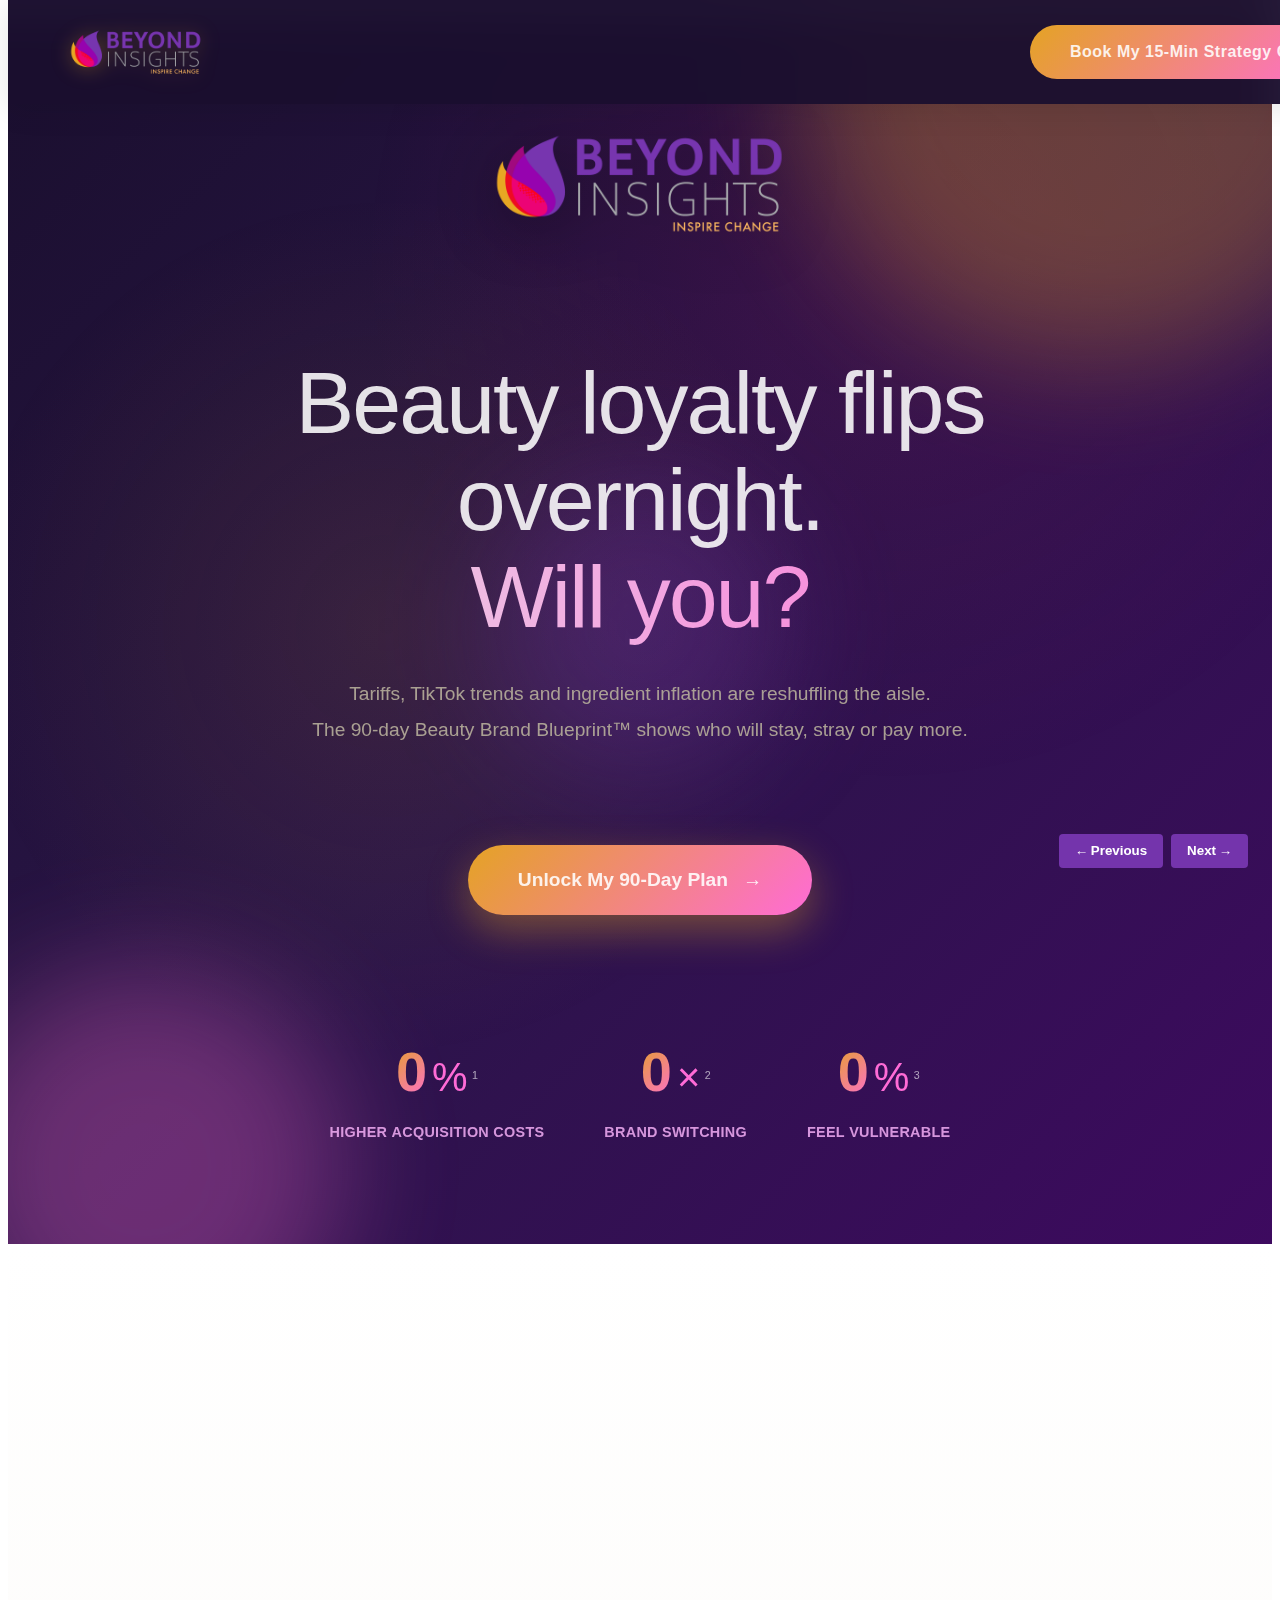
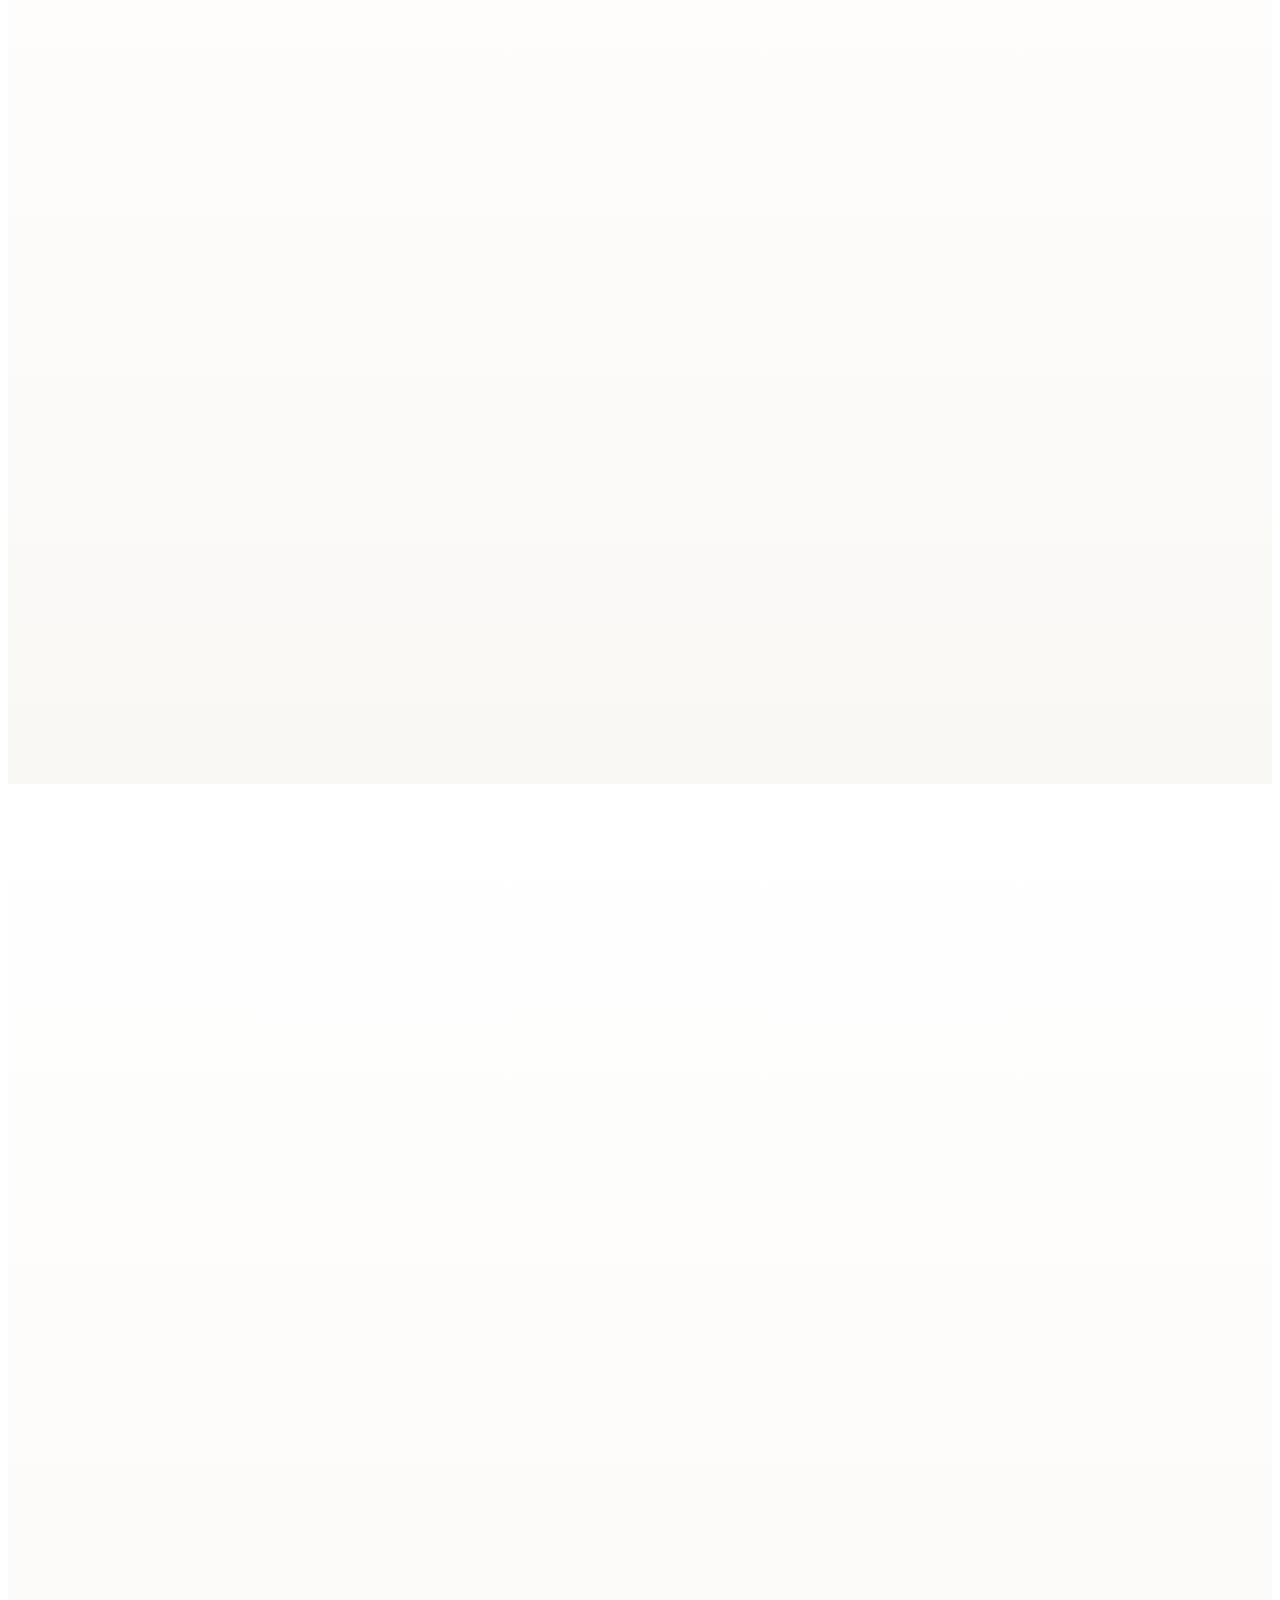
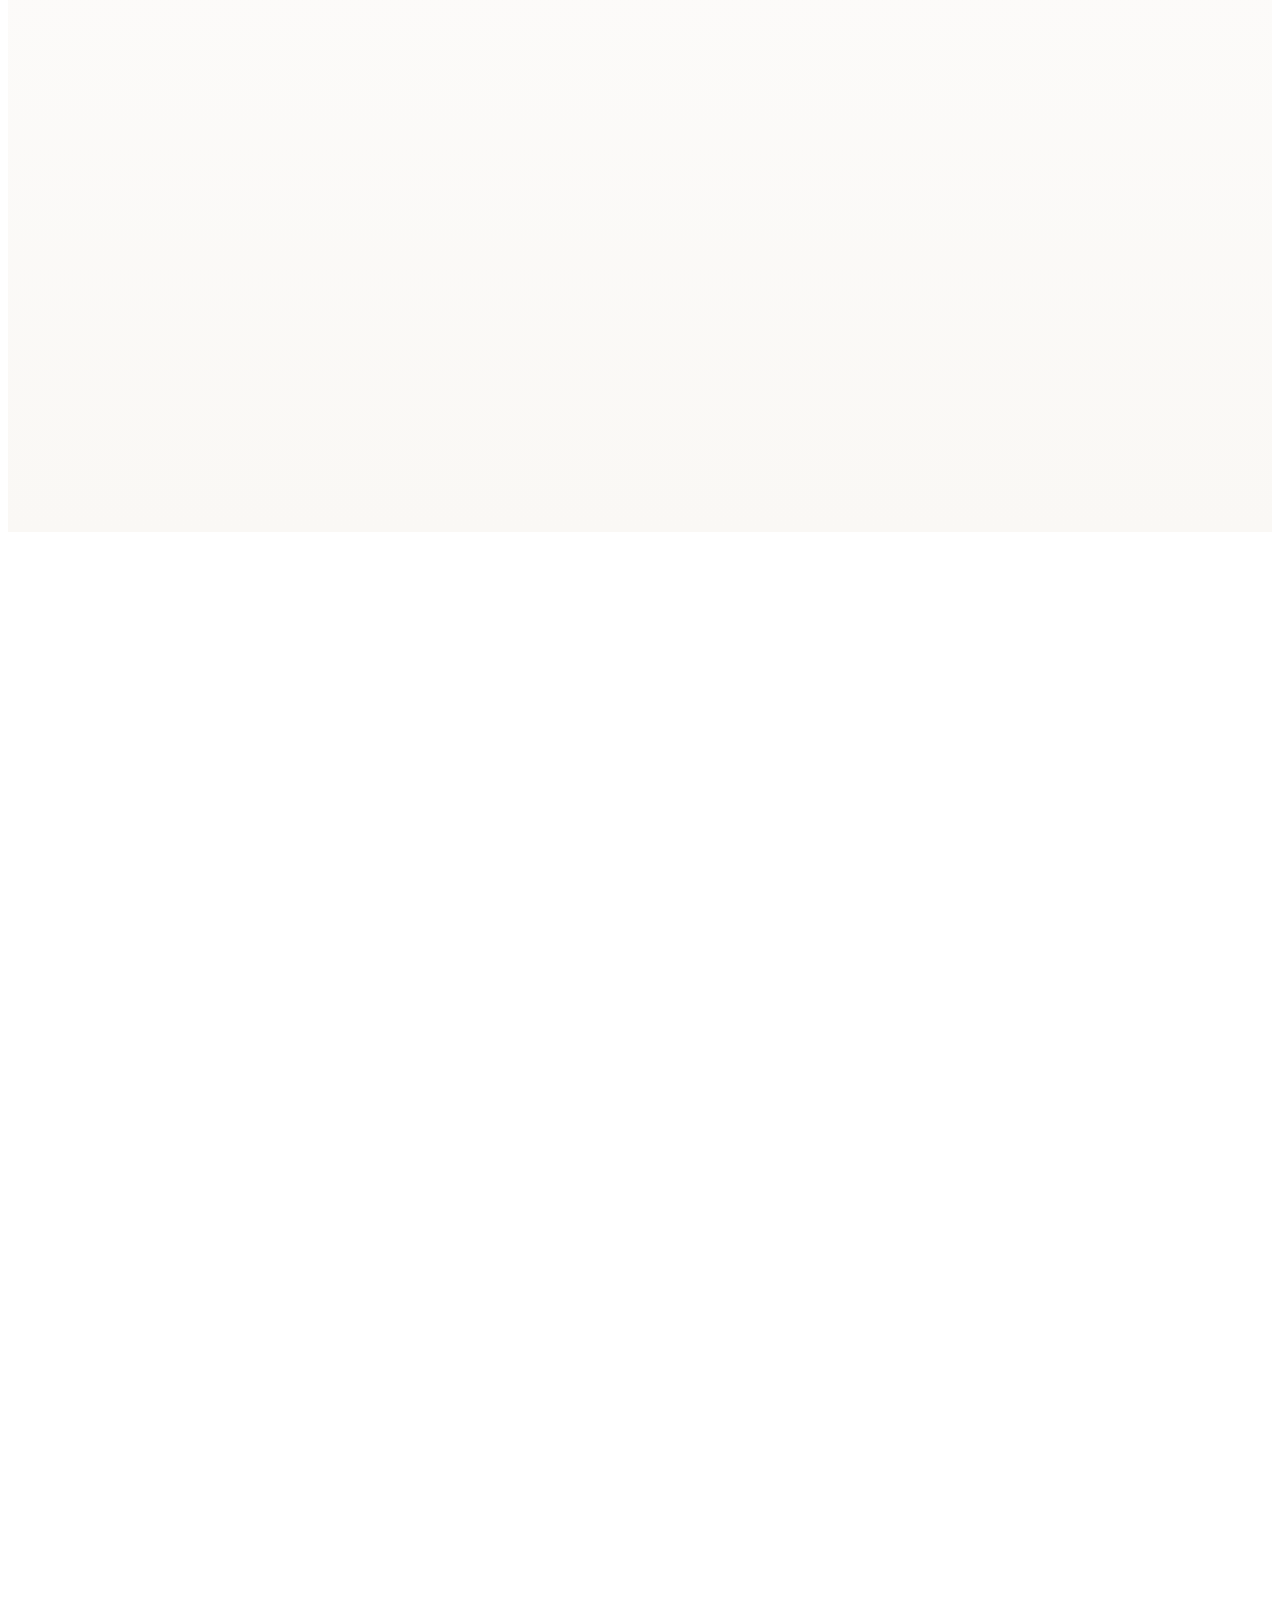
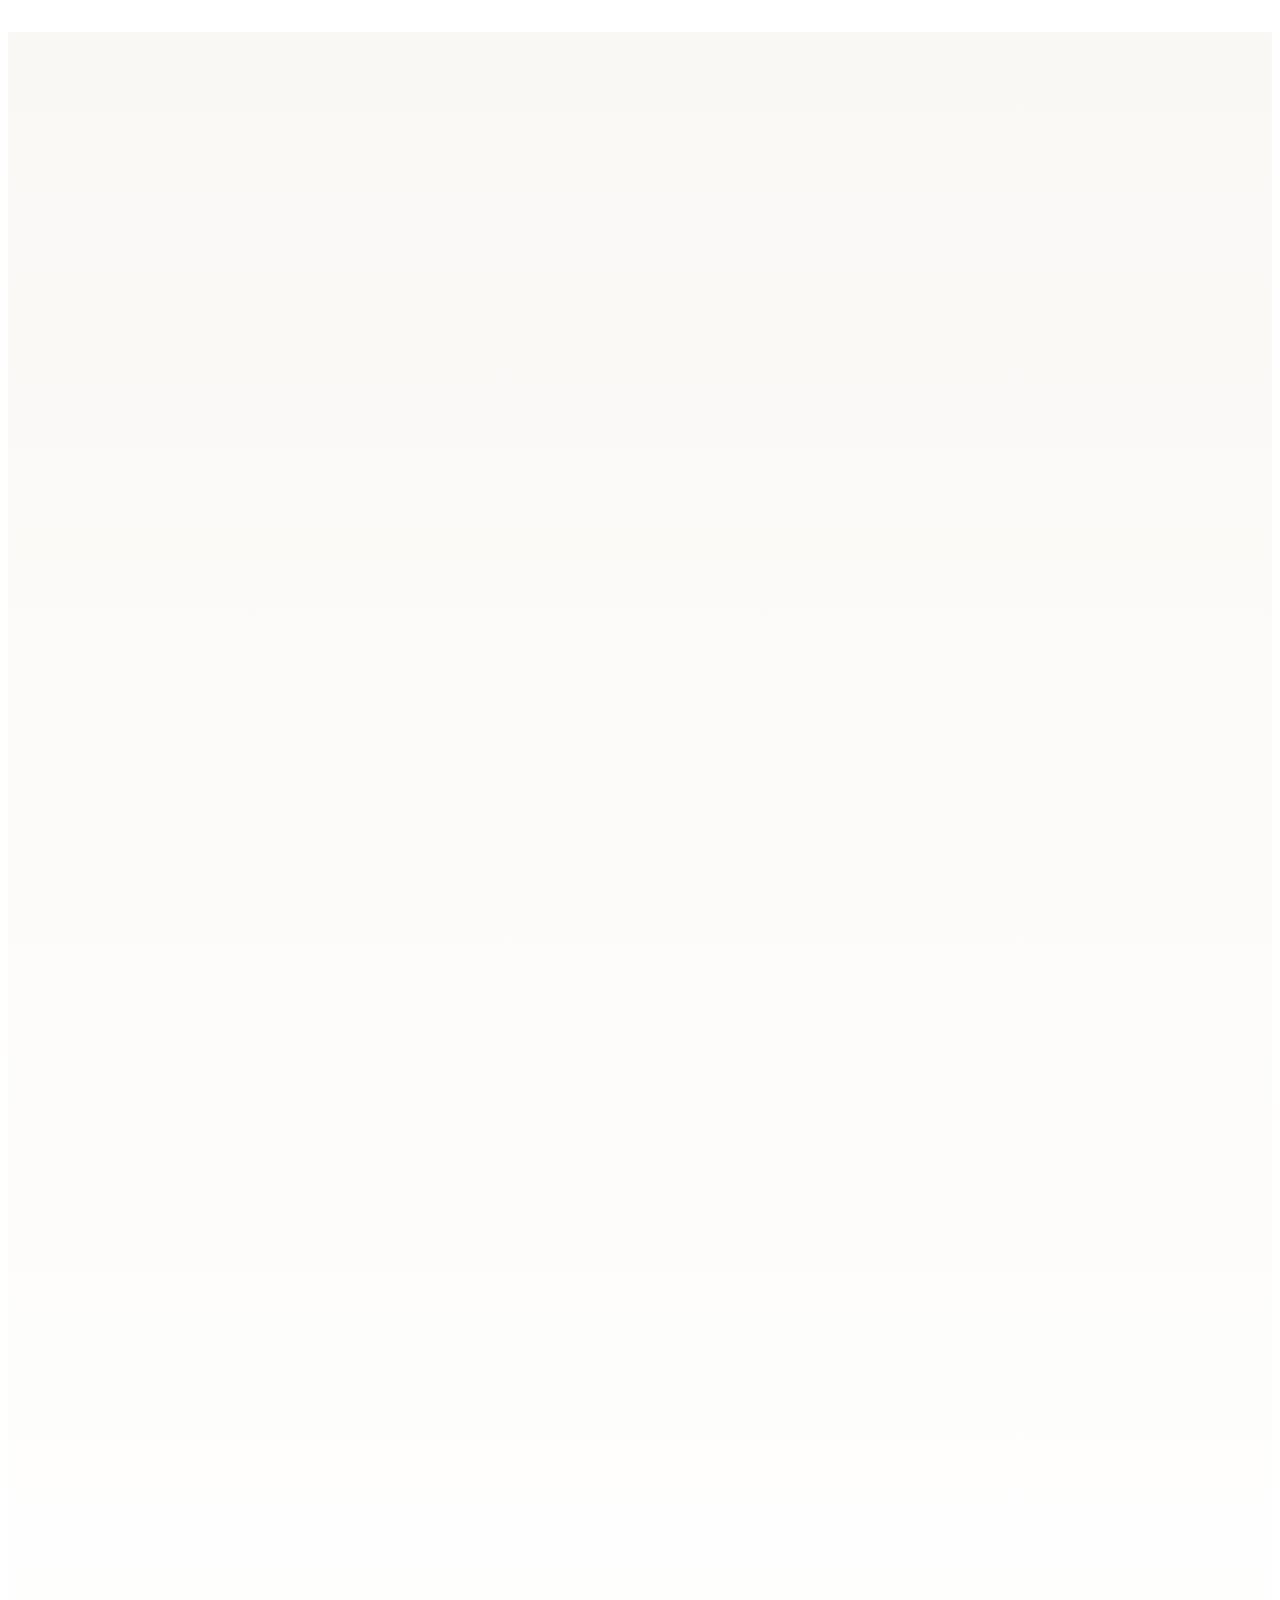
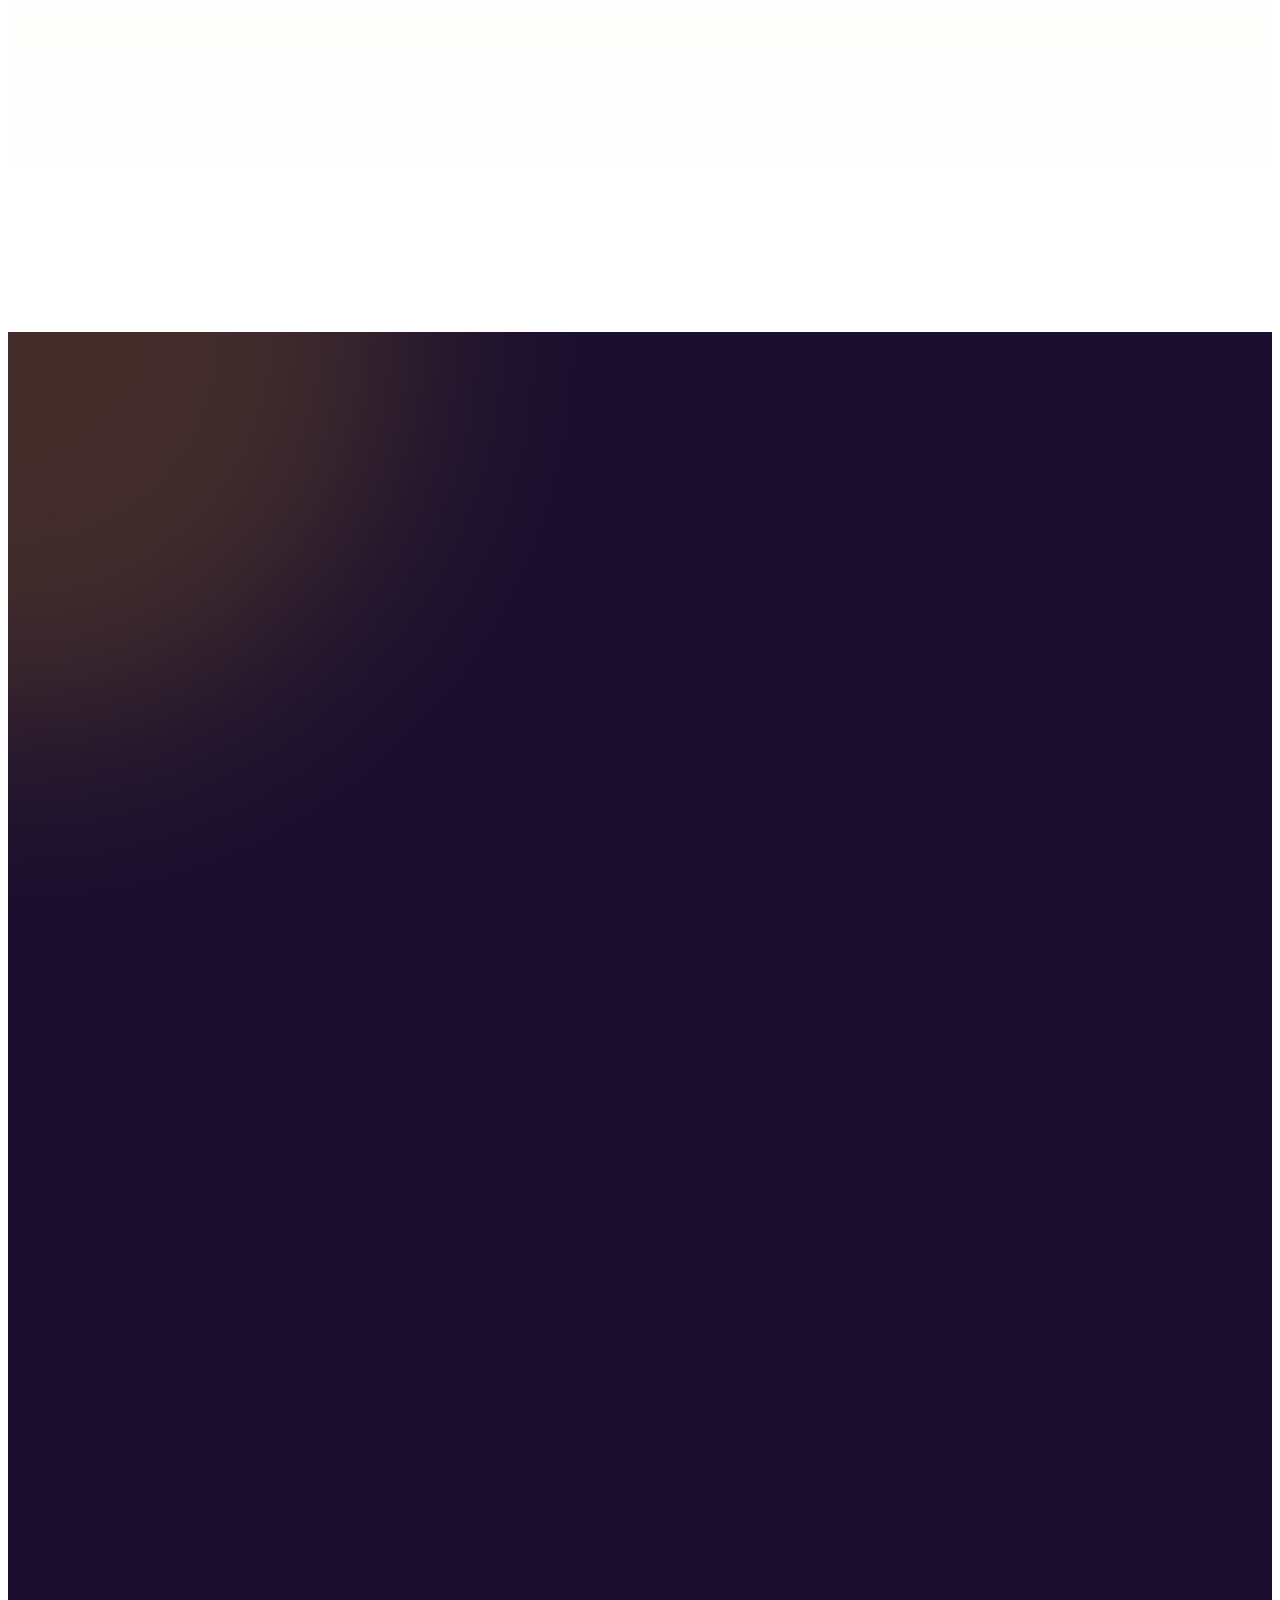
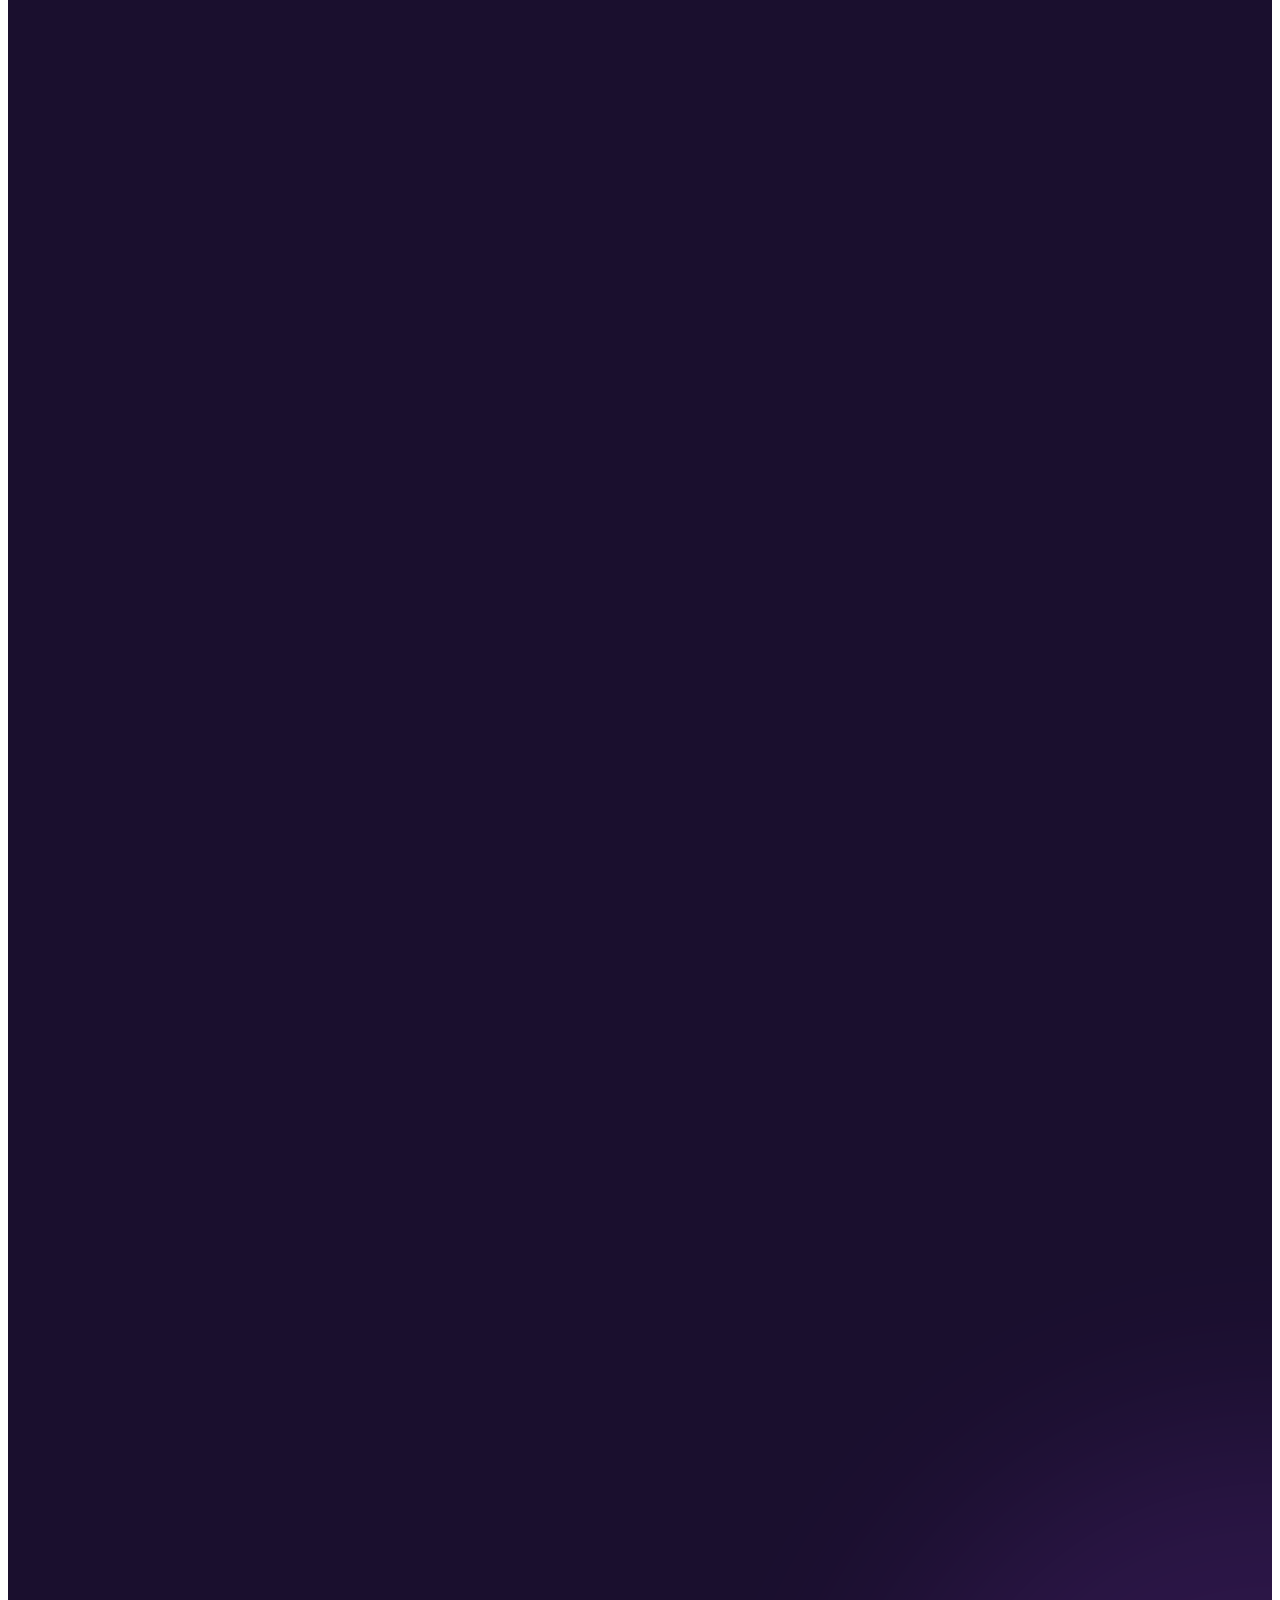
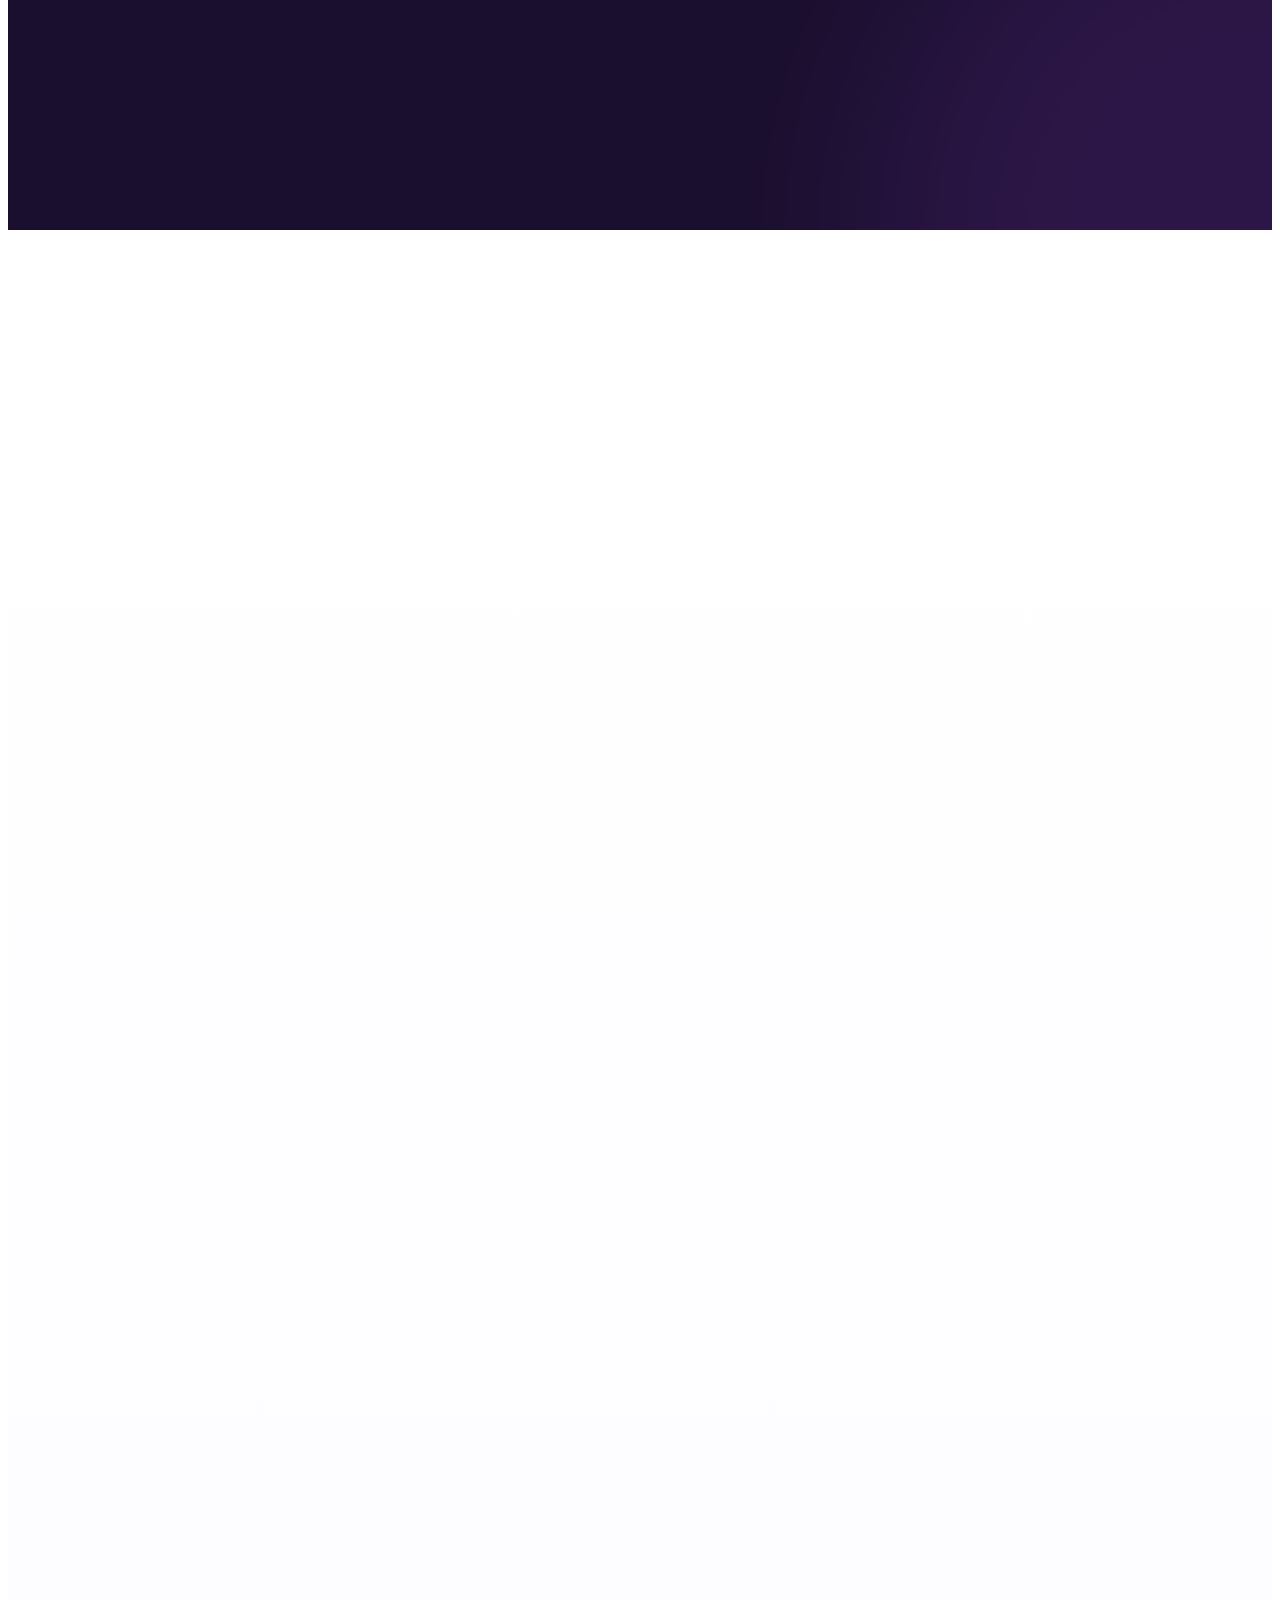
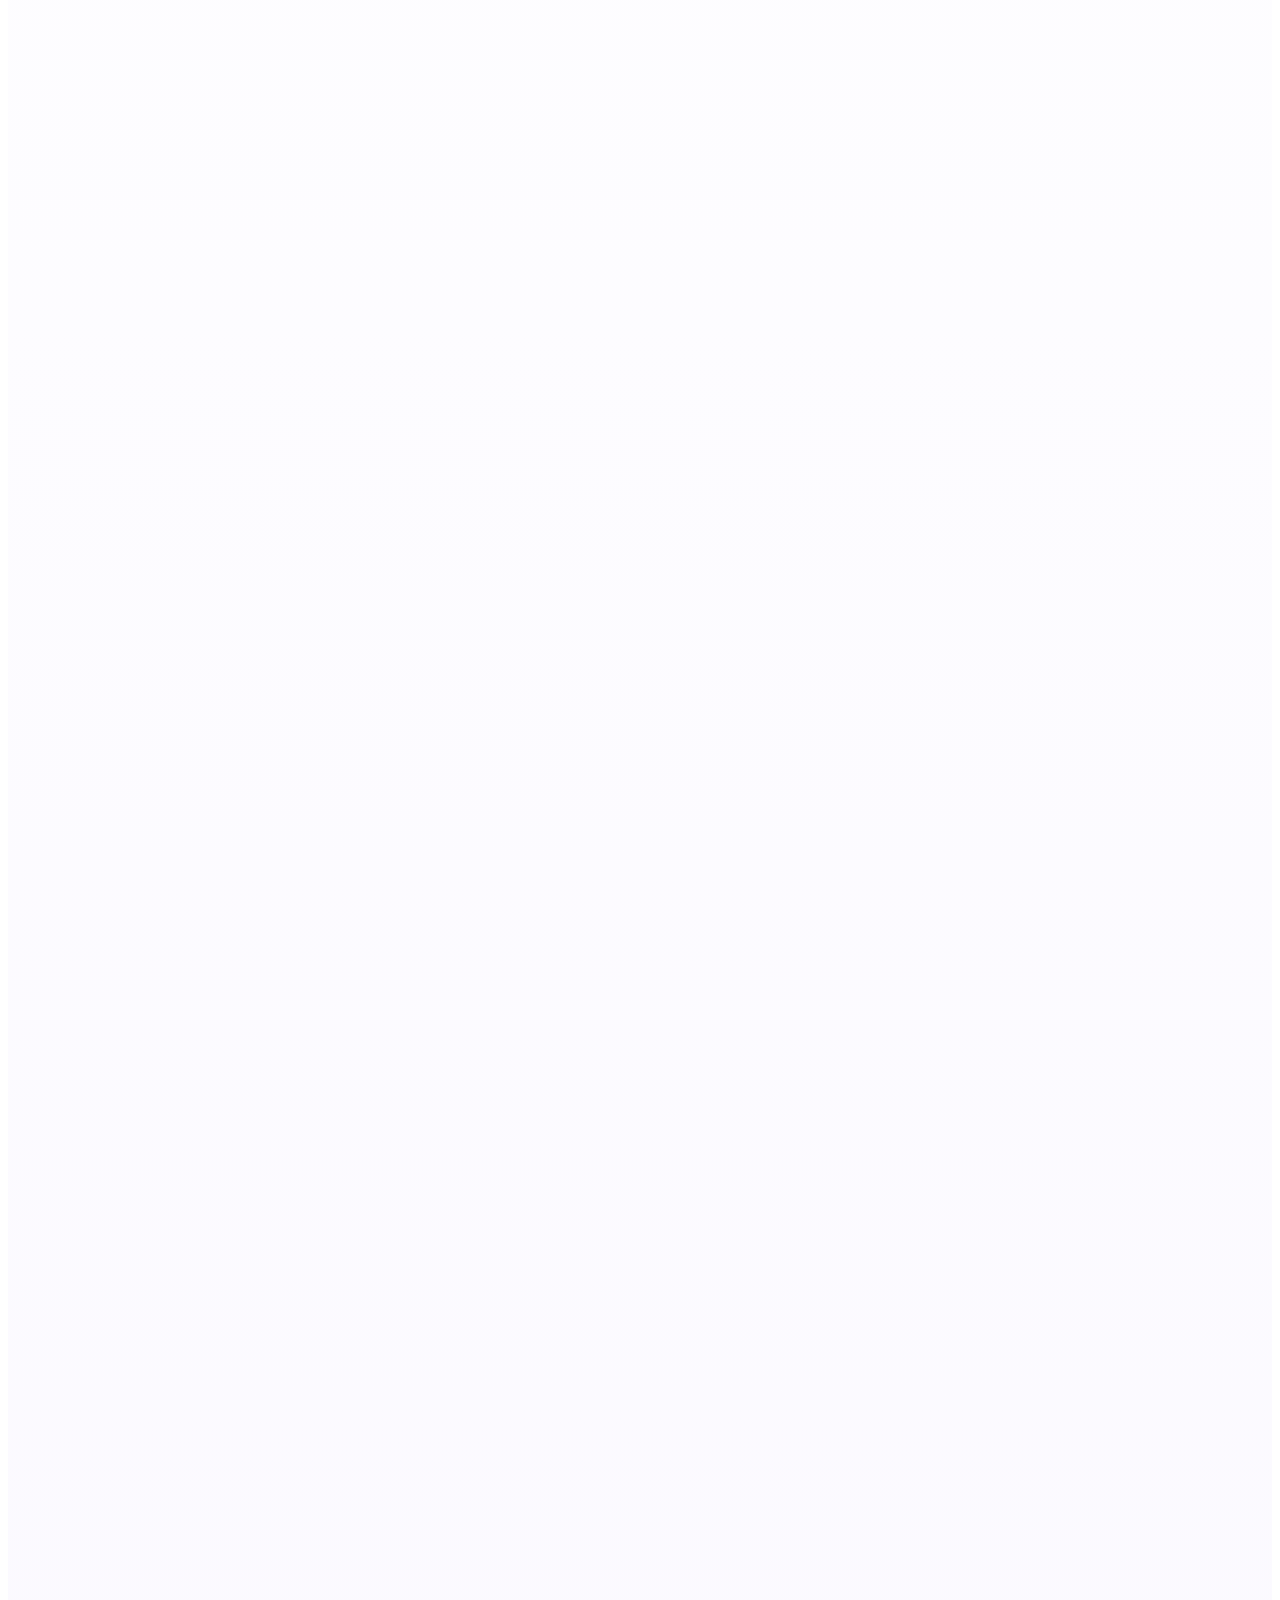
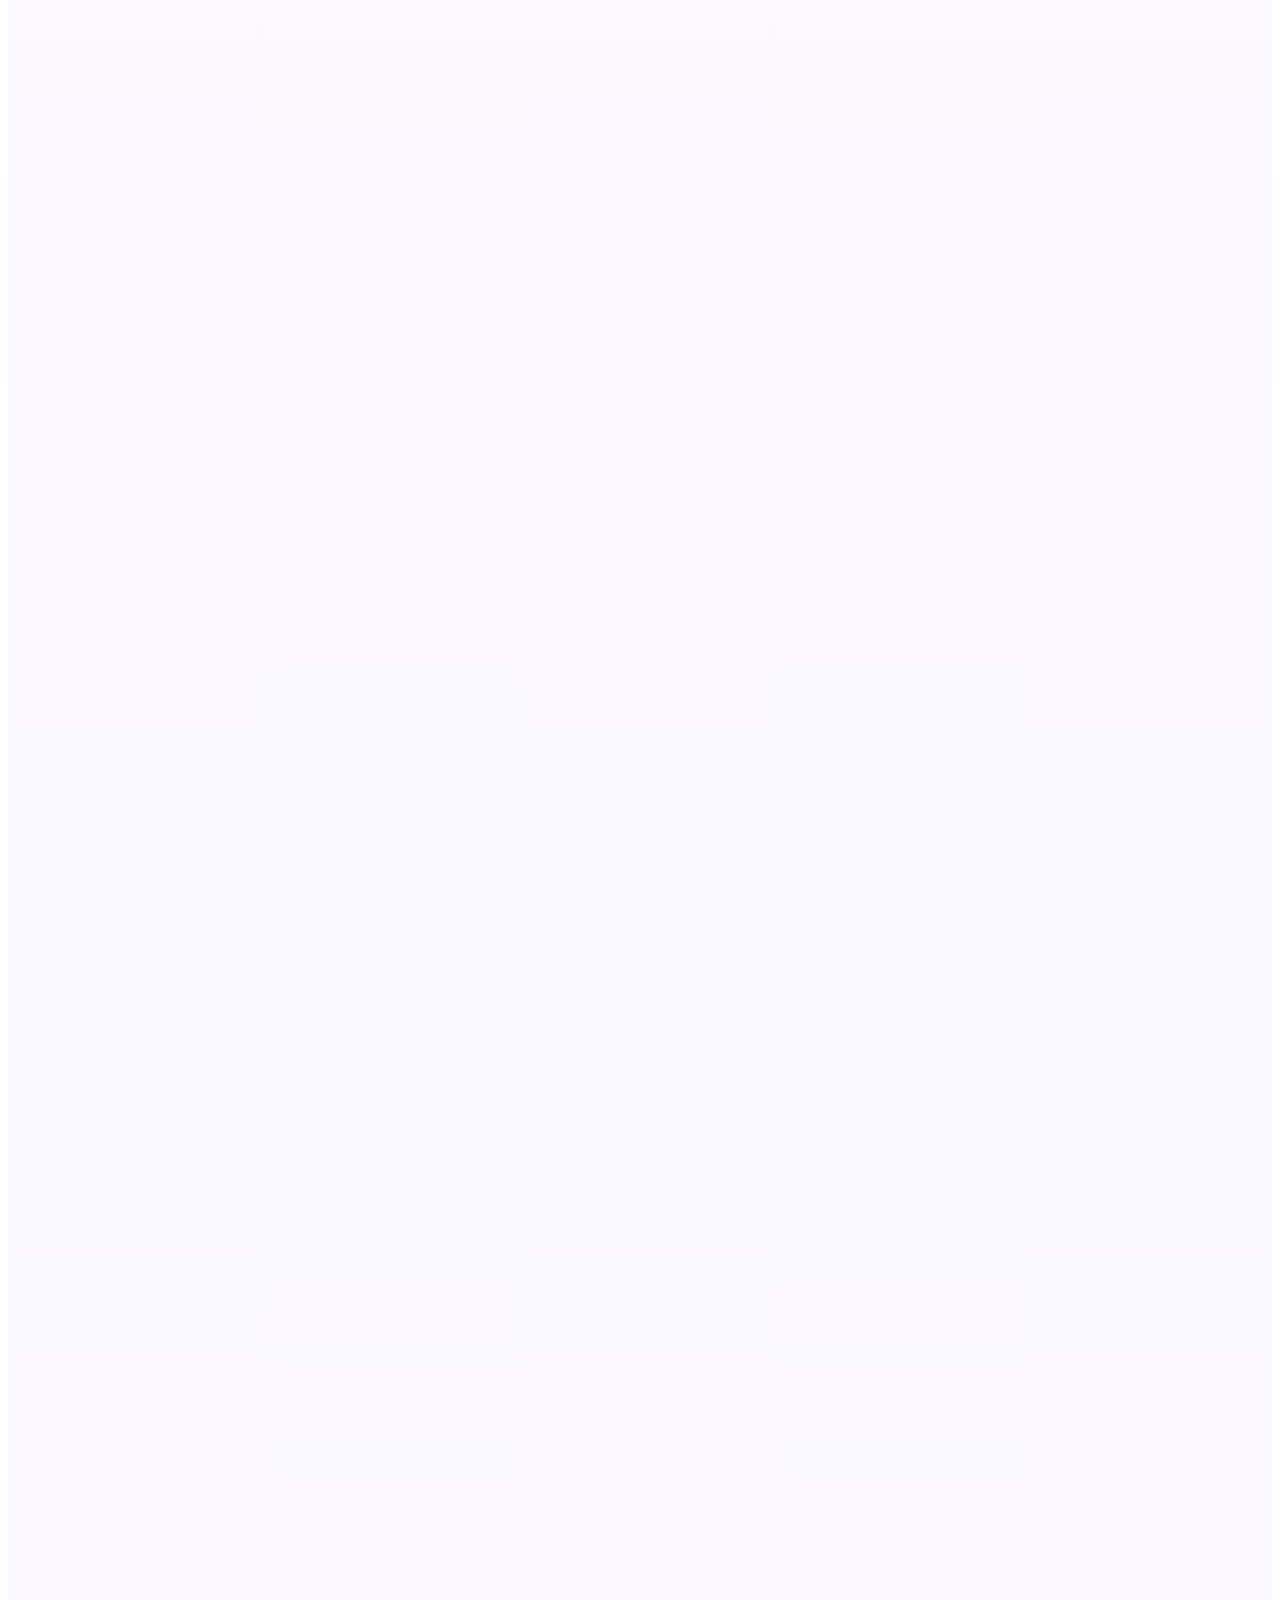
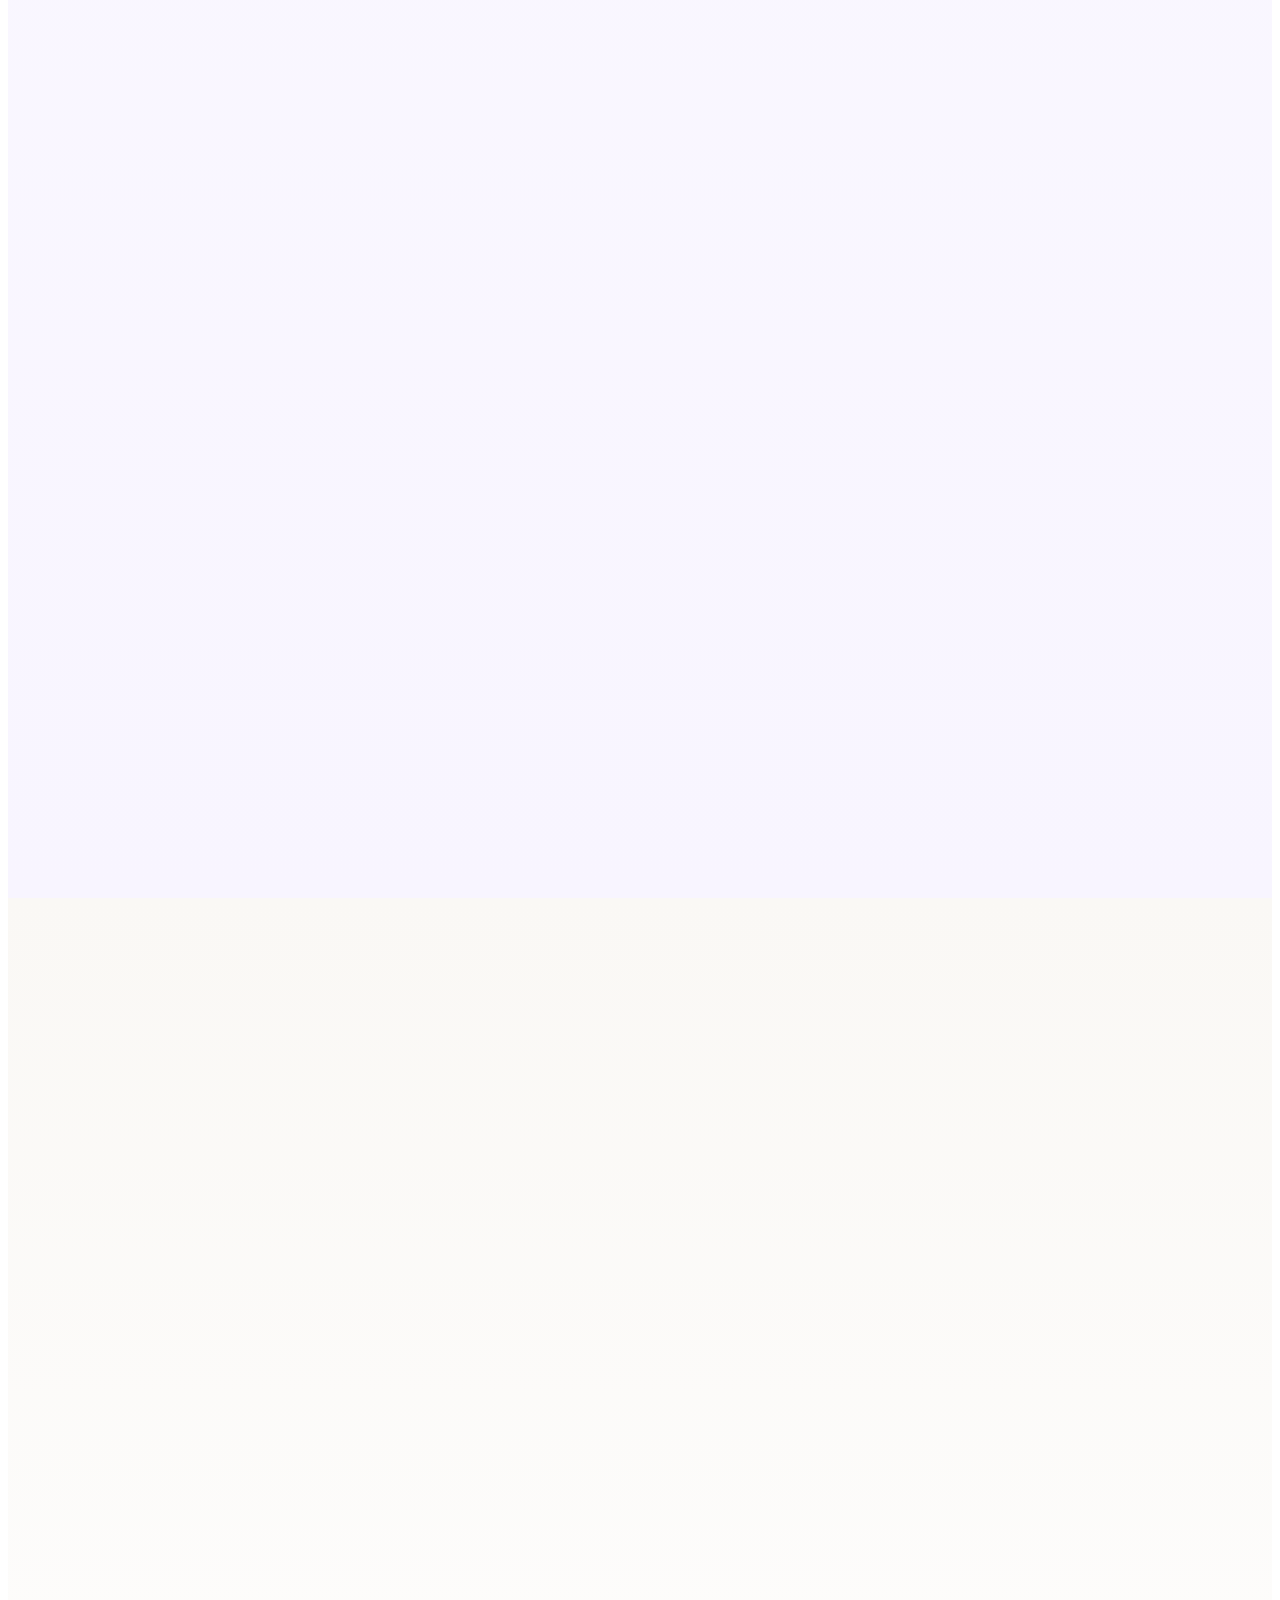
<file: index.html>
<!DOCTYPE html>
<html lang="en">
<head>
  <meta charset="UTF-8">
  <meta name="viewport" content="width=device-width, initial-scale=1.0">
  <meta name="description"
        content="Lose or loyalty? Beyond Insights' 90‑day Beauty Brand Blueprint™ pinpoints the segments, messages and levers that protect share and spark growth.">
  <title>Beyond Insights – Transform Your Beauty Brand in 90 Days</title>
  <link rel="stylesheet" href="styles.css">
  <link rel="stylesheet" href="case‑study‑overrides.css">  <!-- ← new, small -->
</head>

<body>
  <!-- Floating particles (background) -->
  <div class="particles-container">
    <div class="particle"></div><div class="particle"></div><div class="particle"></div><div class="particle"></div>
    <div class="particle"></div><div class="particle"></div><div class="particle"></div><div class="particle"></div>
  </div>

  <!-- Section‑pager buttons -->
  <div class="page-nav">
    <button id="prevPage" aria-label="Previous section">← Previous</button>
    <button id="nextPage" aria-label="Next section">Next →</button>
  </div>

  <!-- Navigation  -->
  <nav class="nav">
    <div class="nav-content">
      <img src="beyond-insights-logo.png" alt="BEYOND Insights" class="logo">
      <a href="#contact" class="book-briefing">Book My 15‑Min Strategy Call</a>
    </div>
  </nav>

  <!-- ░░░ HERO ░░░ -->
  <section class="screen hero">
    <div class="gradient-overlay"></div>
    <div class="hero-bg-animation">
      <div class="hero-shape-1"></div><div class="hero-shape-2"></div><div class="hero-shape-3"></div>
    </div>

    <div class="container">
      <div class="hero-content">
        <img src="beyond-insights-logo.png" alt="BEYOND Insights" class="logo-hero">

        <h1 class="hero-title">
          <span class="title-line-1">Beauty loyalty flips overnight.</span>
          <span class="title-line-2">Will you?</span>
        </h1>

       <p class="hero-sub">
  Tariffs, TikTok trends and ingredient inflation are reshuffling the aisle.<br>
  The <strong>90‑day Beauty Brand Blueprint™</strong> shows who will stay, stray or pay more.
</p>


        <a href="#blueprint" class="hero-cta">
          <span class="cta-text">Unlock My 90‑Day Plan</span><span class="cta-arrow">→</span>
        </a>

        <!-- KPI flash cards -->
        <div class="hero-stats">
          <div class="stat-item">
            <span class="stat-number" data-value="47">0</span><span class="stat-symbol">%</span>
            <sup><a href="#src-cac" class="kpi-ref">1</a></sup>
            <span class="stat-label">Higher Acquisition Costs</span>
          </div>

          <div class="stat-item">
            <span class="stat-number" data-value="3">0</span><span class="stat-symbol">×</span>
            <sup><a href="#src-switch" class="kpi-ref">2</a></sup>
            <span class="stat-label">Brand Switching</span>
          </div>

          <div class="stat-item">
            <span class="stat-number" data-value="86">0</span><span class="stat-symbol">%</span>
            <sup><a href="#src-vulnerable" class="kpi-ref">3</a></sup>
            <span class="stat-label">Feel Vulnerable</span>
          </div>
        </div>
      </div>
    </div>
  </section>

  <!-- ░░░ WHY BEYOND ░░░ -->
  <section class="screen why-beyond">
    <div class="container fade-in">
      <h2 class="section-title">
        <span class="title-accent">Why</span> Leading Beauty Brands Choose <span class="gradient-text">BEYOND</span>
      </h2>

      <div class="beyond-grid">
        <div class="beyond-card" data-aos="zoom-in">
          <div class="card-glow"></div><div class="beyond-icon"><div class="icon-inner">Sr</div></div>
          <h3>Client‑Side Beauty Expertise</h3>
          <p>We've owned P&amp;Ls, not just slides. Expect answers that survive Board rooms.</p>
        </div>

        <div class="beyond-card" data-aos="zoom-in" data-aos-delay="100">
          <div class="card-glow"></div><div class="beyond-icon"><div class="icon-inner">™</div></div>
          <h3>Proprietary Methodologies</h3>
          <p>Brand Edge™, Infidelity Index™ &amp; Loyalty Multiverse™ go deeper than trackers.</p>
        </div>

        <div class="beyond-card" data-aos="zoom-in" data-aos-delay="200">
          <div class="card-glow"></div><div class="beyond-icon"><div class="icon-inner">→</div></div>
          <h3>Data to Action</h3>
          <p>We don't deliver “findings”; we deliver funded roadmaps.</p>
        </div>

        <div class="beyond-card" data-aos="zoom-in" data-aos-delay="300">
          <div class="card-glow"></div><div class="beyond-icon"><div class="icon-inner">⚡</div></div>
          <h3>Agile & Cost‑Efficient</h3>
          <p>90‑day sprints beat 6‑month retainers—at less than one influencer campaign.</p>
        </div>
      </div>
    </div>
  </section>

  <!-- ░░░ MEET ELAINE ░░░ -->
  <section class="screen meet-elaine">
    <div class="container fade-in">
      <h2 class="section-title">Meet Your <span class="gradient-text">Beauty Insights Leader</span></h2>

      <div class="elaine-showcase">
        <div class="elaine-image-wrapper" data-aos="fade-right">
          <div class="image-frame"><img src="elaine-sheng.jpg" alt="Elaine Sheng" class="elaine-photo"></div>
        </div>

        <div class="elaine-content" data-aos="fade-left">
          <h3 class="elaine-name">Elaine Sheng</h3>
          <p class="elaine-title">Global Beauty Strategist&nbsp;&amp;&nbsp;Insights Executive</p>

          <div class="elaine-credentials">
            <div class="credential-item">
              <span class="credential-icon">
                <!-- svg icon -->
                <svg viewBox="0 0 40 40" width="40" height="40">
                  <circle cx="20" cy="20" r="18" fill="#7434ac" opacity=".2"/>
                  <circle cx="20" cy="20" r="8" fill="none" stroke="#7434ac" stroke-width="2"/>
                  <circle cx="20" cy="20" r="2" fill="#e4a324"/>
                  <path d="M20 10 L20 30 M10 20 L30 20" stroke="#7434ac" stroke-width="1" opacity=".5"/>
                </svg>
              </span>
              <p><strong>Led insights functions</strong> for Estée Lauder, NARS &amp; other disruptors.</p>
            </div>

            <div class="credential-item">
              <span class="credential-icon">
                <svg viewBox="0 0 40 40" width="40" height="40">
                  <rect x="8" y="12" width="24" height="16" rx="2" fill="none" stroke="#7434ac" stroke-width="2"/>
                  <path d="M12 16H28M12 20H28M12 24H20" stroke="#e4a324" stroke-width="1.5"/>
                  <circle cx="26" cy="24" r="2" fill="#eb0473"/>
                </svg>
              </span>
              <p><strong>Supplier‑side experience</strong> turning data into measurable growth.</p>
            </div>

            <div class="credential-item">
              <span class="credential-icon">
                <svg viewBox="0 0 40 40" width="40" height="40">
                  <circle cx="20" cy="20" r="15" fill="none" stroke="#7434ac" stroke-width="2"/>
                  <path d="M20 8C15 8 12 12 12 16v4c0 4 8 12 8 12s8-8 8-12v-4c0-4-3-8-8-8Z"
                        fill="#e4a324" opacity=".3"/>
                  <circle cx="20" cy="18" r="4" fill="#7434ac"/>
                </svg>
              </span>
              <p><strong>Dual brand/agency lens</strong> ensures strategies that actually get implemented.</p>
            </div>

            <div class="credential-item">
              <span class="credential-icon">
                <svg viewBox="0 0 40 40" width="40" height="40">
                  <path d="M20 30 10 25V15l10-5 10 5v10Z" fill="none" stroke="#7434ac" stroke-width="2"/>
                  <path d="M20 20 15 25v5l5 2 5-2v-5Z" fill="#e4a324" opacity=".5"/>
                  <path d="M20 10v10m-5-5 5 5 5-5" stroke="#eb0473" stroke-width="2" stroke-linecap="round"/>
                </svg>
              </span>
              <p><strong>Proven change‑agent</strong> guiding brands through market shock to strength.</p>
            </div>
          </div>

          <p class="elaine-quote">“In beauty, data without context is just noise. I translate insights into winning strategies.”</p>
        </div>
      </div>
    </div>
  </section>

  <!-- ░░░ BRUTAL ECONOMICS ░░░ -->
  <section id="brutal" class="screen brutal">
    <div class="container fade-in">
      <h2 class="section-title">The <span class="text-red">Brutal Economics</span> Beauty Faces Now</h2>

      <div class="brutal-visual">
        <div class="crisis-meter"><div class="meter-fill"></div><span class="meter-label">CRISIS LEVEL</span></div>
      </div>

      <div class="brutal-grid">
        <div class="brutal-stat" data-aos="fade-up">
          <div class="stat-visual"><div class="stat-ring"></div><span class="brutal-number">47%</span></div>
          <div class="brutal-label">Higher CAC</div>
          <div class="brutal-detail">Customer‑acquisition costs skyrocketing as loyalty wavers</div>
        </div>

        <div class="brutal-stat" data-aos="fade-up" data-aos-delay="100">
          <div class="stat-visual"><div class="stat-ring"></div><span class="brutal-number">3×</span></div>
          <div class="brutal-label">Brand Switching</div>
          <div class="brutal-detail">Price‑sensitivity driving unprecedented defection rates</div>
        </div>

        <div class="brutal-stat" data-aos="fade-up" data-aos-delay="200">
          <div class="stat-visual"><div class="stat-ring"></div><span class="brutal-number">30%</span></div>
          <div class="brutal-label">Margin Pressure</div>
          <div class="brutal-detail">Tariffs &amp; supply‑chain chaos eroding profitability</div>
        </div>
      </div>
    </div>
  </section>

  <!-- ░░░ GAP  (Old vs Blueprint) ░░░ -->
  <section class="screen gap">
    <div class="container fade-in">
      <h2 class="section-title">Why Traditional Research <span class="text-strike">Won’t Save You</span></h2>
      <div class="gap-visual-intro">
        <p class="gap-subtitle">From flat facts to <span class="gradient-text">full‑spectrum insight</span></p>
      </div>

      <div class="gap-comparison">
        <!-- Old‑playbook -->
        <div class="gap-column old-playbook" data-aos="slide-right">
          <h3><span class="strike-through">Old Playbook</span></h3>
          <div class="gap-items">
            <div class="gap-item">❌ Passive Data Collection</div>
            <div class="gap-item">❌ Product‑First Focus</div>
            <div class="gap-item">❌ Lagging Indicators</div>
            <div class="gap-item">❌ Generic Trackers</div>
            <div class="gap-item">❌ Category‑Centric Segments</div>
            <div class="gap-item">❌ KPI Tunnel Vision</div>
            <div class="gap-item">❌ Data on the Shelf</div>
            <div class="gap-item">❌ Research as Validation</div>
          </div>
        </div>

        <!-- Divider bar -->
        <div class="gap-divider"><div class="divider-pulse"></div></div>

        <!-- Blueprint -->
        <div class="gap-column new-blueprint" data-aos="slide-left">
          <h3><span class="gradient-text">Beauty Brand Blueprint</span></h3>
          <div class="gap-items">
            <div class="gap-item"><span class="item-icon">✓</span><div class="item-content"><span class="item-title">Active Intelligence</span><span class="item-desc">Real‑time signals that predict trends</span></div></div>
            <div class="gap-item"><span class="item-icon">✓</span><div class="item-content"><span class="item-title">Human‑First Insights</span><span class="item-desc">Emotional drivers that create bonds</span></div></div>
            <div class="gap-item"><span class="item-icon">✓</span><div class="item-content"><span class="item-title">Leading Signals</span><span class="item-desc">See shifts before sales data moves</span></div></div>
            <div class="gap-item"><span class="item-icon">✓</span><div class="item-content"><span class="item-title">Purpose‑Built Tools</span><span class="item-desc">Custom to beauty’s unique dynamics</span></div></div>
            <div class="gap-item"><span class="item-icon">✓</span><div class="item-content"><span class="item-title">3D Personas</span><span class="item-desc">Living profiles that evolve with culture</span></div></div>
            <div class="gap-item"><span class="item-icon">✓</span><div class="item-content"><span class="item-title">Insight Expansion</span><span class="item-desc">Beyond demos to desires &amp; dreams</span></div></div>
            <div class="gap-item"><span class="item-icon">✓</span><div class="item-content"><span class="item-title">Strategic Change</span><span class="item-desc">Insights that transform orgs</span></div></div>
            <div class="gap-item"><span class="item-icon">✓</span><div class="item-content"><span class="item-title">Research as Innovation</span><span class="item-desc">Discovery that sparks breakthroughs</span></div></div>
          </div>
        </div>
      </div>
    </div>
  </section>

  <!-- ░░░ SOLUTION  (6 Modules) ░░░ -->
  <section id="blueprint" class="screen solution">
    <div class="solution-bg"><div class="solution-gradient-1"></div><div class="solution-gradient-2"></div></div>

    <div class="container fade-in">
      <h2 class="section-title text-white">The Beauty Brand Blueprint™</h2>
      <p class="section-subtitle">Purpose‑built methodologies that transform data into strategic advantage</p>

      <div class="modules">
        <!-- Module 1 -->
        <div class="module" data-aos="flip-left">
          <div class="module-glow"></div><div class="module-number">01</div>
          <div class="module-icon">
            <svg viewBox="0 0 100 100" class="icon-svg">
              <circle cx="30" cy="30" r="15" opacity=".3" fill="currentColor"/>
              <circle cx="70" cy="30" r="15" opacity=".3" fill="currentColor"/>
              <circle cx="50" cy="60" r="15" opacity=".3" fill="currentColor"/>
              <path d="M30 45H70" stroke="currentColor" stroke-width="2"/>
              <circle cx="30" cy="30" r="5" fill="currentColor"/>
              <circle cx="70" cy="30" r="5" fill="currentColor"/>
              <circle cx="50" cy="60" r="5" fill="currentColor"/>
            </svg>
          </div>
          <h3>Consumer Segmentation</h3>
          <p>Personas from functional, emotional &amp; category drivers.</p>
          <div class="module-result"><span class="result-label">You get:</span> CRM‑ready typing tool & 360° profiles<br><span class="result-label">It means:</span> Campaigns that speak to <em>why</em> people buy</div>
        </div>

        <!-- Module 2 -->
        <div class="module" data-aos="flip-left" data-aos-delay="50">
          <div class="module-glow"></div><div class="module-number">02</div>
          <div class="module-icon">
            <svg viewBox="0 0 100 100" class="icon-svg">
              <path d="M20 80Q20 20 50 20T80 80" fill="none" stroke="currentColor" stroke-width="3"/>
              <circle cx="50" cy="50" r="8" fill="currentColor"/>
              <path d="M50 20l-5 10h10Z" fill="currentColor"/>
              <circle cx="50" cy="20" r="15" fill="none" stroke="currentColor" stroke-width="2" opacity=".3"/>
            </svg>
          </div>
          <h3>Brand Momentum</h3>
          <p>Maps passion × engagement: Icon, Igniter, Steady Flame or Slow Burner.</p>
          <div class="module-result"><span class="result-label">You get:</span> Quadrant scorecard &amp; growth levers<br><span class="result-label">It means:</span> Know where to fuel or fix the funnel</div>
        </div>

        <!-- Module 3 -->
        <div class="module" data-aos="flip-left" data-aos-delay="100">
          <div class="module-glow"></div><div class="module-number">03</div>
          <div class="module-icon">
            <svg viewBox="0 0 100 100" class="icon-svg">
              <polygon points="50,20 70,35 70,65 50,80 30,65 30,35" fill="none" stroke="currentColor" stroke-width="2"/>
              <line x1="50" y1="20" x2="50" y2="80" stroke="currentColor" opacity=".5"/>
              <line x1="30" y1="35" x2="70" y2="65" stroke="currentColor" opacity=".5"/>
              <line x1="70" y1="35" x2="30" y2="65" stroke="currentColor" opacity=".5"/>
              <circle cx="50" cy="50" r="5" fill="currentColor"/>
            </svg>
          </div>
          <h3>Perceptual Landscape</h3>
          <p>Visual map of attributes that truly differentiate brands.</p>
          <div class="module-result"><span class="result-label">You get:</span> Landscape report + charts<br><span class="result-label">It means:</span> Creative briefs grounded in differentiation</div>
        </div>

        <!-- Module 4 -->
        <div class="module" data-aos="flip-left" data-aos-delay="150">
          <div class="module-glow"></div><div class="module-number">04</div>
          <div class="module-icon">
            <svg viewBox="0 0 100 100" class="icon-svg">
              <path d="M50 10 80 30v40L50 90 20 70V30Z" fill="none" stroke="currentColor" stroke-width="2"/>
              <path d="M50 30 65 45 50 60 35 45Z" opacity=".3" fill="currentColor"/>
              <path d="M50 30v30" stroke="currentColor" stroke-width="3"/>
              <circle cx="50" cy="45" r="8" fill="currentColor"/>
            </svg>
          </div>
          <h3>Brand Edge™</h3>
          <p>Separates authentic strengths from “paid‑for” advantages.</p>
          <div class="module-result"><span class="result-label">You get:</span> KPI‑gap analysis &amp; re‑allocation roadmap<br><span class="result-label">It means:</span> Budget moves to highest‑return levers</div>
        </div>

        <!-- Module 5 -->
        <div class="module" data-aos="flip-left" data-aos-delay="200">
          <div class="module-glow"></div><div class="module-number">05</div>
          <div class="module-icon">
            <svg viewBox="0 0 100 100" class="icon-svg">
              <path d="M50 25C35 10 10 20 10 40c0 20 40 45 40 45s40-25 40-45C90 20 65 10 50 25Z"
                    fill="none" stroke="currentColor" stroke-width="2"/>
              <path d="M35 40l10 10 20-20" stroke="currentColor" stroke-width="3" fill="none"/>
            </svg>
          </div>
          <h3>Infidelity Index™</h3>
          <p>Quantifies every relationship stage from Unaware → Brand Faithful.</p>
          <div class="module-result"><span class="result-label">You get:</span> Migration matrix &amp; save/steal playbook<br><span class="result-label">It means:</span> Precision rescue &amp; conquest strategies</div>
        </div>

        <!-- Module 6 -->
        <div class="module" data-aos="flip-left" data-aos-delay="250">
          <div class="module-glow"></div><div class="module-number">06</div>
          <div class="module-icon">
            <svg viewBox="0 0 100 100" class="icon-svg">
              <circle cx="50" cy="50" r="30" fill="none" stroke="currentColor" stroke-width="2"/>
              <circle cx="50" cy="30" r="8" opacity=".8" fill="currentColor"/>
              <circle cx="70" cy="50" r="8" opacity=".6" fill="currentColor"/>
              <circle cx="50" cy="70" r="8" opacity=".4" fill="currentColor"/>
              <circle cx="30" cy="50" r="8" opacity=".7" fill="currentColor"/>
              <path d="M50 30 70 50 50 70 30 50Z" fill="none" stroke="currentColor" opacity=".5"/>
            </svg>
          </div>
          <h3>Loyalty Multiverse™</h3>
          <p>Shows which functional + emotional tweaks lift loyalty fastest.</p>
          <div class="module-result"><span class="result-label">You get:</span> Driver elasticities ranked by ROI<br><span class="result-label">It means:</span> Spend only on attributes that convert</div>
        </div>
      </div>
    </div>
  </section>

<!-- ░░░ CASE STUDY · LANEIGE ░░░ -->
<section class="screen case-study" id="laneige">
  <div class="container fade-in">

    <!-- Header -->
    <div class="case-header">
      <span class="case-label">CASE STUDY</span>
      <h2 class="section-title">
        From Viral <span class="gradient-text">Igniter</span> to
        <span class="gradient-text">Fire Icon</span>
      </h2>
      <p class="case-subtitle">
        How the Beauty Brand Blueprint™ can help transform a one‑hit wonder into a portfolio powerhouse
      </p>
    </div>

    <!-- ────────── THE CHALLENGE ────────── -->
    <div class="challenge-block" data-aos="fade-up">
      <h3 class="challenge-head">When Viral Success Creates Hidden Vulnerability</h3>

      <div class="challenge-flex">
        <div class="big‑stat">
          <span class="stat-value">Significant</span>
          <span class="stat-caption">Revenue concentration in one hero product</span>
        </div>

        <div class="problem-arrow">→</div>

        <div class="risk-list">
          <p><strong>The Igniter Trap:</strong></p>
          <ul>
            <li>Viral momentum eventually slows</li>
            <li>Portfolio remains undiscovered</li>
            <li>Growth limited to a single SKU</li>
          </ul>
        </div>
      </div>

      <p class="challenge-copy">
        Laneige's Lip Sleeping Mask achieved remarkable viral success. But with <strong>significant revenue concentration</strong> in a single SKU, the brand faced a critical inflection point. The challenge: transform fleeting viral curiosity into sustainable portfolio loyalty.
      </p>
    </div>
    
    <!-- ─── Authentic Differentiation ─────────────────────── -->
    <article class="cs-block">
      <header class="cs-badge purple">Brand Edge™</header>
      <h3 class="cs-title">Discovering Authentic Differentiation</h3>
      <p class="cs-copy">
        Our Brand Edge™ analysis strips away the noise of paid media and size advantages to reveal a brand's
        true competitive strengths. For Laneige, this deep‑dive uncovered a surprising insight:
      </p>

      <div class="cs-split two-up">
        <div>
          <h5 class="cs-sub">What Competitors Fight On:</h5>
          <ul>
            <li>Clinical efficacy claims</li>
            <li>Ingredient percentages</li>
            <li>Before/after visuals</li>
          </ul>
        </div>
        <div>
          <h5 class="cs-sub">Laneige's Untapped Territory:</h5>
          <ul>
            <li>"Bedtime ritual romance"</li>
            <li>Self‑care as daily luxury</li>
            <li>K‑beauty mystique meets accessibility</li>
          </ul>
        </div>
      </div>

      <blockquote class="cs-insight gold">
        This emotional whitespace represented a defensible position competitors couldn't easily replicate —
        and consumers were already associating with the brand, just not acting on it.
      </blockquote>
    </article>

    <!-- ─── Loyalty Journey ──────────────────────────────── -->
    <article class="cs-block">
      <header class="cs-badge gold">Infidelity Index™</header>
      <h3 class="cs-title">Mapping the Complete Loyalty Journey</h3>

      <div class="cs-stats duo">
        <figure class="stat curious">
          <span class="number">46 %</span>
          <figcaption>of Non-Buyers are "Curious"</figcaption>
        </figure>
        <figure class="stat recon">
          <span class="number">40 %</span>
          <figcaption>of Lapsed Buyers are "Reconcilable"</figcaption>
        </figure>
      </div>

      <p class="cs-copy">
        These segments weren't defecting to competitors — they simply <strong>didn't realize Laneige offered a
        complete skincare routine.</strong> The hero mask's fame had paradoxically limited brand perception to a
        single product.
      </p>

      <div class="cs-split two-up triggers">
        <div>
          <h5>Migration Triggers for "Curious" ➜</h5>
          <ul>
            <li>Ingredient education</li>
            <li>Routine visualization</li>
          </ul>
        </div>
        <div>
          <h5>Migration Triggers for "Reconcilable" ➜</h5>
          <ul>
            <li>Bundle‑value messaging</li>
            <li>Complementary product discovery</li>
          </ul>
        </div>
      </div>
    </article>

    <!-- ─── Conversion Formula ───────────────────────────── -->
    <article class="cs-block">
      <header class="cs-badge magenta">Loyalty Multiverse™</header>
      <h3 class="cs-title">Optimizing the Conversion Formula</h3>
      <p class="cs-copy">
        Traditional research tests messages in isolation. Our Loyalty Multiverse™ methodology tests combinations
        of functional <em>and</em> emotional attributes. After 47 attribute‑set simulations, we confirmed messaging focused on these themes will maximize purchase consideration:
      </p>

      <div class="driver-equation">
        <div class="driver-item">K‑Beauty Science<br>Storytelling</div>
        <span class="operator">+</span>
        <div class="driver-item">Bedtime Ritual<br>Positioning</div>
        <span class="operator">+</span>
        <div class="driver-item">Value Bundle<br>Communication</div>
        <span class="operator">=</span>
        <div class="driver-result">
          <span class="result-value">3.7 ×</span>
          <span class="result-text">Conversion Lift</span>
        </div>
      </div>

      <ul class="why-works">
        <li><strong>Science + Romance —</strong> satisfies both rational and emotional needs</li>
        <li><strong>Routine focus —</strong> shifts from product features to lifestyle integration</li>
        <li><strong>Value clarity —</strong> makes multi‑product purchase feel smart, not excessive</li>
      </ul>
    </article>

<!-- ░░░ TRANSFORMATION STRATEGY ░░░ -->
<section class="strategy-block" id="transformation">
  <h2 class="strategy-head">
    Our <span class="gradient-text">Transformation&nbsp;Strategy</span> Recommendation
  </h2>

  <!-- column labels -->
  <div class="track-labels">
    <span class="track research">Research &amp; Insights Track</span>
    <span class="track marketing">Marketing Development Track</span>
  </div>

  <!-- PHASE 1 -->
  <div class="phase-row">
    <div class="phase-badge">
      <span class="phase-label">PHASE</span>
      <span class="phase-num">1</span>
    </div>

    <article class="card research">
      <h3>Discovery &amp; Analysis</h3>
      <ul>
        <li>Deploy Brand Edge™ analysis</li>
        <li>Map loyalty‑journey stages</li>
        <li>Identify whitespace opportunities</li>
        <li>Segment audience by potential</li>
      </ul>
      <p class="foot">Deliverable: <strong>Strategic opportunity map</strong></p>
    </article>

    <article class="card marketing">
      <h3>Foundation Setting</h3>
      <ul>
        <li>Audit current positioning</li>
        <li>Inventory creative assets</li>
        <li>Review media performance</li>
        <li>Align stakeholders on goals</li>
      </ul>
      <p class="foot">Output: <strong>Implementation‑readiness plan</strong></p>
    </article>
  </div>

  <!-- PHASE 2 -->
  <div class="phase-row">
    <div class="phase-badge">
      <span class="phase-label">PHASE</span>
      <span class="phase-num">2</span>
    </div>

    <article class="card research">
      <h3>Testing &amp; Validation</h3>
      <ul>
        <li>Loyalty Multiverse™ testing</li>
        <li>Message‑optimization studies</li>
        <li>Conversion‑driver analysis</li>
        <li>Segment‑response modelling</li>
      </ul>
      <p class="foot">Deliverable: <strong>Validated playbook</strong></p>
    </article>

    <article class="card marketing">
      <h3>Creative Development</h3>
      <ul>
        <li>Develop hero repositioning</li>
        <li>Create education content</li>
        <li>Design bundle strategies</li>
        <li>Build segment campaigns</li>
      </ul>
      <p class="foot">Output: <strong>Campaign assets ready</strong></p>
    </article>
  </div>

  <!-- PHASE 3 -->
  <div class="phase-row">
    <div class="phase-badge">
      <span class="phase-label">PHASE</span>
      <span class="phase-num">3</span>
    </div>

    <article class="card research">
      <h3>Optimization &amp; Scale</h3>
      <ul>
        <li>Monitor early indicators</li>
        <li>Refine targeting models</li>
        <li>Identify scale opportunities</li>
        <li>Document best practices</li>
      </ul>
      <p class="foot">Deliverable: <strong>Growth roadmap</strong></p>
    </article>

    <article class="card marketing">
      <h3>Launch &amp; Learn</h3>
      <ul>
        <li>Deploy pilot campaigns</li>
        <li>A/B‑test messaging</li>
        <li>Optimize media mix</li>
        <li>Scale winning tactics</li>
      </ul>
      <p class="foot">Output: <strong>Proven growth engine</strong></p>
    </article>
  </div>
</section>
<!-- ░░░ END TRANSFORMATION STRATEGY ░░░ -->

    
      <!-- ─── 90‑DAY VISUAL ───────────────────────────────────────────── -->
    <article class="timeline90">
      <h3>Your <span class="gradient-text">90‑Day Transformation</span></h3>
      <ol class="arc">
        <li><span class="circle">1</span><strong>Discover</strong><br><small>Define strategic targets &amp; whitespace.</small></li>
        <li><span class="circle">2</span><strong>Design</strong><br><small>Validate concepts &amp; build rollout plan.</small></li>
        <li><span class="circle">3</span><strong>Deploy</strong><br><small>Launch pilot &amp; scale what works.</small></li>
      </ol>
    </article>

  </div>
</section>
<!-- ░░░ END CASE STUDY ░░░ -->

  <!-- ░░░ PROCESS ░░░ -->
  <section class="screen process">
    <div class="process-bg"><div class="process-wave"></div></div>
    <div class="container fade-in">
      <h2 class="section-title">Your <span class="gradient-text">90‑Day Transformation</span></h2>

      <!-- visual timeline -->
      <div class="timeline-visual">
        <div class="timeline-path">
          <svg viewBox="0 0 1200 200" class="path-svg">
            <defs><linearGradient id="gradient"><stop offset="0%" stop-color="#e4a324"/><stop offset="50%" stop-color="#7434ac"/><stop offset="100%" stop-color="#eb0473"/></linearGradient></defs>
            <path d="M100 100Q400 50 600 100T1100 100" fill="none" stroke="url(#gradient)" stroke-width="3"/>
          </svg>
        </div>

        <div class="timeline-phases">
          <div class="phase" data-aos="fade-up">
            <div class="phase-circle"><span class="phase-number">1</span><div class="phase-pulse"></div></div>
            <div class="phase-content">
              <h3>Discover</h3><p class="phase-duration">Days 1‑30</p><p class="phase-details">Define strategic targets &amp; whitespace.</p>
            </div>
          </div>

          <div class="phase" data-aos="fade-up" data-aos-delay="100">
            <div class="phase-circle"><span class="phase-number">2</span><div class="phase-pulse"></div></div>
            <div class="phase-content">
              <h3>Design</h3><p class="phase-duration">Days 31‑60</p><p class="phase-details">Validate concepts &amp; build rollout plan.</p>
            </div>
          </div>

          <div class="phase" data-aos="fade-up" data-aos-delay="200">
            <div class="phase-circle"><span class="phase-number">3</span><div class="phase-pulse"></div></div>
            <div class="phase-content">
              <h3>Deploy</h3><p class="phase-duration">Days 61‑90</p><p class="phase-details">Launch pilot &amp; scale what works.</p>
            </div>
          </div>
        </div>
      </div>

      <!-- 3 detailed cards -->
      <div class="process-details">
        <!-- card 1 -->
        <div class="detail-card" data-aos="fade-up">
          <div class="detail-icon">
            <svg viewBox="0 0 100 100" class="detail-svg">
              <defs><linearGradient id="strat-gradient" x1="0%" y1="0%" x2="100%" y2="100%"><stop offset="0%" stop-color="#7434ac"/><stop offset="50%" stop-color="#e4a324"/><stop offset="100%" stop-color="#eb0473"/></linearGradient></defs>
              <circle cx="50" cy="50" r="40" fill="none" stroke="url(#strat-gradient)" stroke-width="3"/>
              <circle cx="50" cy="50" r="30" fill="none" stroke="url(#strat-gradient)" stroke-width="2" opacity=".5"/>
              <path d="M50 20l5 20-5-5-5 5z" fill="#7434ac"/><path d="M50 80l-5-20 5 5 5-5z" fill="#e4a324" opacity=".5"/>
              <path d="M80 50l-20-5 5 5-5 5z" fill="#eb0473" opacity=".5"/><path d="M20 50l20 5-5-5 5-5z" fill="#9454b0" opacity=".5"/>
              <circle cx="50" cy="50" r="8" fill="url(#strat-gradient)"/><circle cx="50" cy="50" r="4" fill="#fff"/>
            </svg>
          </div>
          <h4>Strategic Development</h4>
          <ul>
            <li><span class="method-name">Brand Edge™:</span> find authentic whitespace</li>
            <li><span class="method-name">Segmentation:</span> functional&nbsp;+ emotional drivers</li>
            <li><span class="method-name">Momentum:</span> diagnose perception energy</li>
            <li>Opportunity map &amp; priority targets</li>
          </ul>
        </div>

        <!-- card 2 -->
        <div class="detail-card" data-aos="fade-up" data-aos-delay="100">
          <div class="detail-icon">
            <svg viewBox="0 0 100 100" class="detail-svg">
              <defs><radialGradient id="play-gradient"><stop offset="0%" stop-color="#eb0473"/><stop offset="50%" stop-color="#9454b0"/><stop offset="100%" stop-color="#7434ac"/></radialGradient></defs>
              <path d="M20 25q0-5 5-5h20v55q0 5-5 5H25q-5 0-5-5Z" fill="url(#play-gradient)" opacity=".3"/>
              <path d="M80 25q0-5-5-5H55v55q0 5 5 5h15q5 0 5-5Z" fill="url(#play-gradient)" opacity=".3"/>
              <rect x="45" y="20" width="10" height="60" fill="url(#play-gradient)" opacity=".6"/>
              <circle cx="50" cy="50" r="20" fill="#fff" stroke="url(#play-gradient)" stroke-width="3"/>
              <path d="M45 40v20l15-10Z" fill="url(#play-gradient)"/>
            </svg>
          </div>
          <h4>New Playbook</h4>
          <ul>
            <li><span class="method-name">Strategy Dev:</span> roadmap &amp; capex rationale</li>
            <li><span class="method-name">Infidelity Index™:</span> rescue + conquest</li>
            <li><span class="method-name">Loyalty Multiverse™:</span> lever ROI ranking</li>
            <li>Validated concepts &amp; rollout timeline</li>
          </ul>
        </div>

        <!-- card 3 -->
        <div class="detail-card" data-aos="fade-up" data-aos-delay="200">
          <div class="detail-icon">
            <svg viewBox="0 0 100 100" class="detail-svg">
              <defs><linearGradient id="dep-gradient" x1="0%" y1="100%" x2="100%" y2="0%"><stop offset="0%" stop-color="#e4a324"/><stop offset="50%" stop-color="#eb0473"/><stop offset="100%" stop-color="#7434ac"/></linearGradient></defs>
              <circle cx="50" cy="20" r="8" fill="#7434ac"/>
              <circle cx="20" cy="50" r="8" fill="#e4a324"/>
              <circle cx="80" cy="50" r="8" fill="#eb0473"/>
              <circle cx="35" cy="75" r="8" fill="#9454b0"/>
              <circle cx="65" cy="75" r="8" fill="#e4a324"/>
              <path d="M50 20L20 50l15 25h30l15-25Z" fill="none" stroke="url(#dep-gradient)" stroke-width="2" opacity=".5"/>
              <circle cx="50" cy="50" r="15" fill="url(#dep-gradient)" opacity=".8"/>
              <path d="m45 45 3 5 10-10" stroke="#fff" stroke-width="3" fill="none" stroke-linecap="round"/>
            </svg>
          </div>
          <h4>Engage & Deploy</h4>
          <ul>
            <li><span class="method-name">Impact Plan:</span> short + long‑term KPIs</li>
            <li><span class="method-name">Workshops:</span> align teams &amp; budgets</li>
            <li><span class="method-name">Pilot Exec:</span> launch &amp; measure</li>
            <li>Change management &amp; scaling</li>
          </ul>
        </div>
      </div>
    </div>
  </section>

  <!-- ░░░ DECISION ░░░ -->
  <section class="screen decision">
    <div class="container fade-in">
      <h2 class="section-title">The Decision: <span class="gradient-text">Strategic Clarity</span> vs. Continued Uncertainty</h2>

      <div class="cost-comparison">
        <div class="comparison-visual">
          <div class="cost-item traditional">
            <span class="cost-label">One Influencer Campaign</span>
            <span class="cost-amount">$$$$$</span>
            <span class="cost-result">3‑week influencer buzz</span>
          </div>
          <div class="vs-divider">VS</div>
          <div class="cost-item blueprint">
            <span class="cost-label">Beauty Brand Blueprint</span>
            <span class="cost-amount">$$$</span>
            <span class="cost-result">90‑day transformation</span>
          </div>
        </div>
      </div>

            <!-- three value props -->
      <div class="value-props">
        <!-- ░░ 1. Tariff‑Resistant Segmentation ░░ -->
        <div class="value-card" data-aos="fade-up">
          <div class="value-icon">
            <!-- Shield – segmented four‑way -->
            <svg viewBox="0 0 120 120" class="icon-svg" aria-label="Shield icon">
              <defs>
                <linearGradient id="grad‑shield" x1="0%" y1="0%" x2="100%" y2="100%">
                  <stop offset="0%"  stop-color="#e4a324"/>
                  <stop offset="50%" stop-color="#7434ac"/>
                  <stop offset="100%" stop-color="#eb0473"/>
                </linearGradient>
              </defs>

              <!-- outer shield -->
              <path d="M60 18c-19 0-30 5-30 15v32c0 21 30 37 30 37s30-16 30-37V33c0-10-11-15-30-15Z"
                    fill="none" stroke="url(#grad‑shield)" stroke-width="4"/>

              <!-- segment lines -->
              <path d="M60 30v70M42 52h36" stroke="url(#grad‑shield)" stroke-width="2"/>

              <!-- glow -->
              <circle cx="60" cy="50" r="35" fill="url(#grad‑shield)" opacity=".06"/>
            </svg>
          </div>
          <h3>Tariff‑Resistant Segmentation</h3>
          <p>Identify which segments stay loyal through price‑shocks.</p>
        </div>

        <!-- ░░ 2. Emotional Leverage Mapping ░░ -->
        <div class="value-card" data-aos="fade-up" data-aos-delay="100">
          <div class="value-icon">
            <!-- Heart‑DNA hybrid -->
            <svg viewBox="0 0 120 120" class="icon-svg" aria-label="Heart / DNA icon">
              <defs>
                <radialGradient id="grad‑heart">
                  <stop offset="0%"  stop-color="#eb0473"/>
                  <stop offset="50%" stop-color="#9454b0"/>
                  <stop offset="100%" stop-color="#7434ac"/>
                </radialGradient>
              </defs>

              <!-- double helix curve -->
              <path d="M40 30q-10 10-10 20t10 20 20 20 20-20 10-20-10-20"
                    fill="none" stroke="url(#grad‑heart)" stroke-width="3"/>

              <!-- rungs -->
              <path d="M45 40q15 10 30 0M45 50q15 10 30 0M45 60q15 10 30 0"
                    stroke="#eb0473" stroke-width="2" fill="none" opacity=".6"/>

              <!-- heart -->
              <path d="M60 46c-4-4-11-2-11 4 0 8 11 14 11 14s11-6 11-14c0-6-7-8-11-4Z"
                    fill="url(#grad‑heart)"/>
            </svg>
          </div>
          <h3>Emotional Leverage Mapping</h3>
          <p>Bridge from features to relationships that transcend price.</p>
        </div>

        <!-- ░░ 3. Competitive Blind Spots ░░ -->
        <div class="value-card" data-aos="fade-up" data-aos-delay="200">
          <div class="value-icon">
            <!-- Radar sweep with blind wedges -->
            <svg viewBox="0 0 120 120" class="icon-svg" aria-label="Radar icon">
              <defs>
                <linearGradient id="grad‑radar" x1="0%" y1="0%" x2="100%" y2="100%">
                  <stop offset="0%"  stop-color="#f10b25"/>
                  <stop offset="50%" stop-color="#e4a324"/>
                  <stop offset="100%" stop-color="#7434ac"/>
                </linearGradient>
              </defs>

              <!-- concentric circles -->
              <circle cx="60" cy="60" r="45" fill="none" stroke="url(#grad‑radar)" stroke-width="2" opacity=".25"/>
              <circle cx="60" cy="60" r="30" fill="none" stroke="url(#grad‑radar)" stroke-width="2" opacity=".45"/>
              <circle cx="60" cy="60" r="15" fill="none" stroke="url(#grad‑radar)" stroke-width="2" opacity=".7"/>

              <!-- blind‑spot sectors -->
              <path d="M60 60L60 15A45 45 0 0 1 85 35Z" fill="#f10b25" opacity=".35"/>
              <path d="M60 60L35 85A45 45 0 0 1 15 60Z" fill="#e4a324" opacity=".35"/>

              <!-- sweeping line -->
              <line x1="60" y1="60" x2="60" y2="18" stroke="url(#grad‑radar)" stroke-width="3">
                <animateTransform attributeName="transform" type="rotate"
                                  from="0 60 60" to="360 60 60"
                                  dur="4s" repeatCount="indefinite"/>
              </line>

              <!-- center blip -->
              <circle cx="60" cy="60" r="6" fill="url(#grad‑radar)"/>
            </svg>
          </div>
          <h3>Competitive Blind Spots</h3>
          <p>Exploit hidden weaknesses while competitors focus elsewhere.</p>
        </div>
      </div>

      <div class="urgency-message">
        <p class="urgency-text">
          <span class="highlight">Act before the market fully recalibrates.</span><br>
          While enterprise brands crawl through bureaucracy, you can pivot—<em>if</em> you have precise intelligence.
        </p>
      </div>
    </div>
  </section>


  <!-- ░░░ CLOSING WINDOW ░░░ -->
  <section class="screen closing">
    <div class="closing-bg"><div class="warning-pulse"></div></div>
    <div class="container fade-in">
      <h2 class="section-title text-white">The Strategic Window is <span class="text-red">Closing</span></h2>
      <p class="closing-subtitle">Every day without strategic clarity costs you:</p>

      <div class="cost-grid">
        <div class="cost-card" data-aos="flip-up">
          <div class="cost-icon rising">
            <svg viewBox="0 0 100 100" class="cost-svg">
              <path d="M50 80V20" stroke="#f10b25" stroke-width="4" stroke-linecap="round"/>
              <path d="m30 40 20-20 20 20" stroke="#f10b25" stroke-width="4" fill="none" stroke-linecap="round" stroke-linejoin="round"/>
              <circle cx="50" cy="80" r="15" stroke="#eb0473" stroke-width="2" fill="none" opacity=".5"/>
            </svg>
          </div>
          <p class="cost-label">Acquisition costs rising monthly</p>
        </div>

        <div class="cost-card" data-aos="flip-up" data-aos-delay="100">
          <div class="cost-icon falling">
            <svg viewBox="0 0 100 100" class="cost-svg">
              <path d="M20 30q30 10 60 0" stroke="#f10b25" stroke-width="3" fill="none" stroke-linecap="round"/>
              <path d="M20 50q30 20 60 0" stroke="#eb0473" stroke-width="3" fill="none" stroke-linecap="round" opacity=".7"/>
              <path d="M20 70q30 20 60 0" stroke="#e4a324" stroke-width="3" fill="none" stroke-linecap="round" opacity=".5"/>
            </svg>
          </div>
          <p class="cost-label">Repeat rates dropping daily</p>
        </div>

        <div class="cost-card" data-aos="flip-up" data-aos-delay="200">
          <div class="cost-icon warning">
            <svg viewBox="0 0 100 100" class="cost-svg">
              <polygon points="50,20 80,80 20,80" fill="none" stroke="#f10b25" stroke-width="3"/>
              <line x1="50" y1="40" x2="50" y2="60" stroke="#f10b25" stroke-width="4" stroke-linecap="round"/>
              <circle cx="50" cy="70" r="3" fill="#f10b25"/>
            </svg>
          </div>
          <p class="cost-label">Market share bleeding to competitors</p>
        </div>
      </div>
    </div>
  </section>

  <!-- ░░░ LEADERSHIP ░░░ -->
  <section class="screen leadership">
    <div class="container fade-in">
      <h2 class="section-title">The <span class="gradient-text">Visionaries</span> Behind Your Transformation</h2>
      <p class="leadership-subtitle">Beauty industry veterans with the battle‑scars to prove it</p>

      <div class="leadership-grid">
        <div class="leader-card" data-aos="fade-up"><div class="leader-gradient"></div><h4 class="leader-name">Elaine Sheng</h4><p class="leader-title">Global Beauty Strategist</p><p class="leader-bio">Led brand transformations at Estée Lauder, NARS &amp; disruptors.</p></div>
        <div class="leader-card" data-aos="fade-up" data-aos-delay="100"><div class="leader-gradient"></div><h4 class="leader-name">Andy Borinstein</h4><p class="leader-title">Strategic Research Specialist</p><p class="leader-bio">Turns complex data into board‑ready strategies.</p></div>
        <div class="leader-card" data-aos="fade-up" data-aos-delay="200"><div class="leader-gradient"></div><h4 class="leader-name">Brian Brett</h4><p class="leader-title">Insights Leader</p><p class="leader-bio">Pioneer in beauty consumer psychology &amp; purchase behavior.</p></div>
        <div class="leader-card" data-aos="fade-up" data-aos-delay="300"><div class="leader-gradient"></div><h4 class="leader-name">Vidur Bhandari</h4><p class="leader-title">Strategy Visionary</p><p class="leader-bio">Cuts through data overload to craft transformative strategy.</p></div>
        <div class="leader-card" data-aos="fade-up" data-aos-delay="400"><div class="leader-gradient"></div><h4 class="leader-name">John Bekier</h4><p class="leader-title">Analytical Strategy Leader</p><p class="leader-bio">Leverages advanced analytics to uncover deep insights.</p></div>
      </div>
    </div>
  </section>

  <!-- ░░░ CTA ░░░ -->
  <section id="contact" class="screen cta">
    <div class="cta-bg">
      <div class="cta-gradient-1"></div><div class="cta-gradient-2"></div>
      <div class="cta-particles"><div class="cta-particle"></div><div class="cta-particle"></div><div class="cta-particle"></div></div>
    </div>

    <div class="cta-content fade-in">
      <h2 class="cta-title">
        <span class="word-animate">15</span> <span class="word-animate">minutes</span> <span class="word-animate">to</span> <span class="word-animate">see</span> <span class="word-animate">your</span> <span class="word-animate">hidden</span> <span class="word-animate">growth.</span>
      </h2>

      <p class="cta-subtitle">Let me show you how to strengthen your beauty brand’s loyalty—before competitors figure it out.</p>

      <a href="mailto:Elaine.Sheng@BeyondInsights.com" class="cta-button">
        <span class="button-bg"></span><span class="button-text">Book My 15‑Min Strategy Call</span><span class="button-arrow">→</span>
      </a>

      <p class="cta-contact">
        <a href="mailto:Elaine.Sheng@BeyondInsights.com" class="email-link">Elaine.Sheng@BeyondInsights.com</a><br>
        <a href="https://www.beyondinsights.com" class="website-link">www.beyondinsights.com</a>
      </p>
    </div>
  </section>

  <!-- ░░░ FOOTER ░░░ -->
  <footer class="footer">
    <div class="footer-content">
      <img src="beyond-insights-logo.png" alt="BEYOND Insights" class="footer-logo">
      <p class="footer-tagline">Inspire Change</p>

      <div class="social-proof">
        <p>Our collective experience includes:</p>
        <div class="brand-logos">
          <span>Vogue</span><span>•</span><span>Estée Lauder</span><span>•</span><span>NARS</span><span>•</span><span>Shiseido</span><span>•</span><span>Maybelline</span><span>•</span><span>InStyle</span>
        </div>
      </div>

      <p class="copyright">© 2025 BEYOND Insights. All rights reserved.</p>
    </div>

    <!-- KPI source notes -->
    <section id="sources" class="kpi-sources">
      <h4>Source Notes</h4>
      <ol>
        <li id="src-cac">¹ 2024 McKinsey Beauty CPM &amp; CAC Tracker (<em>US Direct‑to‑Consumer Index</em>).</li>
        <li id="src-switch">² BEYOND Insights Loyalty Multiverse™ database (12‑country rolling study, Q1‑2025).</li>
        <li id="src-vulnerable">³ PowerReviews “Beauty Consumer Confidence Pulse” wave 6, Feb 2025.</li>
      </ol>
    </section>
  </footer>

  <!-- KPI Source Notes -->
  <section id="sources" class="kpi-sources">
    <div class="container">
      <h4>Source Notes</h4>
      <ol>
        <li id="src-cac"><sup>1</sup> 2024 McKinsey Beauty CPM & CAC Tracker (US Direct-to-Consumer Index)</li>
        <li id="src-switch"><sup>2</sup> BEYOND Insights Loyalty Multiverse™ database (12-country rolling study, Q1-2025)</li>
        <li id="src-vulnerable"><sup>3</sup> PowerReviews "Beauty Consumer Confidence Pulse" wave 6, Feb 2025</li>
      </ol>
    </div>
  </section>
  <!-- Sticky CTA -->
  <a href="#contact" class="sticky-cta"><span class="sticky-text">Book Strategy Call</span><span class="sticky-arrow">→</span></a>

  <!-- ░░░ SCRIPTS ░░░ -->
  <script>
    /* ---------- SECTION SMOOTH‑SCROLL ---------- */
    document.querySelectorAll('a[href^="#"]').forEach(a=>{
      a.addEventListener('click',e=>{
        const target=document.querySelector(a.getAttribute('href'));
        if(target){e.preventDefault();target.scrollIntoView({behavior:'smooth'});}
      });
    });

    /* ---------- HERO KPI COUNTER ---------- */
    function animateNumbers(){
      document.querySelectorAll('.stat-number').forEach(num=>{
        const target=+num.dataset.value; let cur=0, inc=target/50;
        const t=setInterval(()=>{cur+=inc; if(cur>=target){cur=target;clearInterval(t);} num.textContent=Math.floor(cur);},30);
      });
    }

    /* ---------- IntersectionObserver for fade‑ins ---------- */
    const obs=new IntersectionObserver(entries=>{
      entries.forEach(e=>{
        if(e.isIntersecting){
          e.target.classList.add('visible');
          if(e.target.classList.contains('hero-stats')) animateNumbers();
        }
      });
    },{threshold:.1,rootMargin:'0px 0px -100px 0px'});
    document.querySelectorAll('.fade-in,.hero-stats').forEach(el=>obs.observe(el));

    /* ---------- Sticky CTA visibility ---------- */
    const sticky=document.querySelector('.sticky-cta');
    window.addEventListener('scroll',()=>{if(window.scrollY>window.innerHeight*2){sticky.classList.add('visible');}});

    /* ---------- Parallax hero shapes ---------- */
    const shapes=document.querySelectorAll('.hero-shape-1,.hero-shape-2,.hero-shape-3');
    window.addEventListener('scroll',()=>{
      const y=window.pageYOffset;
      shapes.forEach((el,i)=>el.style.transform=`translateY(${y*(0.5+i*0.2)}px)`);
    });

    /* ---------- Nav shrink ---------- */
    const nav=document.querySelector('.nav');
    window.addEventListener('scroll',()=>nav.classList.toggle('scrolled',window.scrollY>100));

    /* ---------- Single‑open accordion (blueprint stepper) ---------- */
    document.querySelectorAll('.blueprint-stepper details').forEach(d=>{
      d.addEventListener('toggle',()=>{if(d.open){document.querySelectorAll('.blueprint-stepper details').forEach(o=>o!==d&&o.removeAttribute('open'));}});
    });

    /* ---------- AOS‑like for data‑aos ---------- */
    const aosObs=new IntersectionObserver(es=>{es.forEach(e=>{if(e.isIntersecting) e.target.closest('.screen,.fade-in').classList.add('visible');});},{threshold:.1});
    document.querySelectorAll('[data-aos]').forEach(el=>aosObs.observe(el));

    /* ---------- Page‑by‑Page Navigation ---------- */
    const screens=[...document.querySelectorAll('.screen')];
    let idx=0;
    const scrollToIdx=i=>screens[i]?.scrollIntoView({behavior:'smooth'});
    document.getElementById('nextPage').onclick=()=>{idx=Math.min(idx+1,screens.length-1);scrollToIdx(idx);};
    document.getElementById('prevPage').onclick=()=>{idx=Math.max(idx-1,0);scrollToIdx(idx);};
  </script>
</body>
</html>
</file>
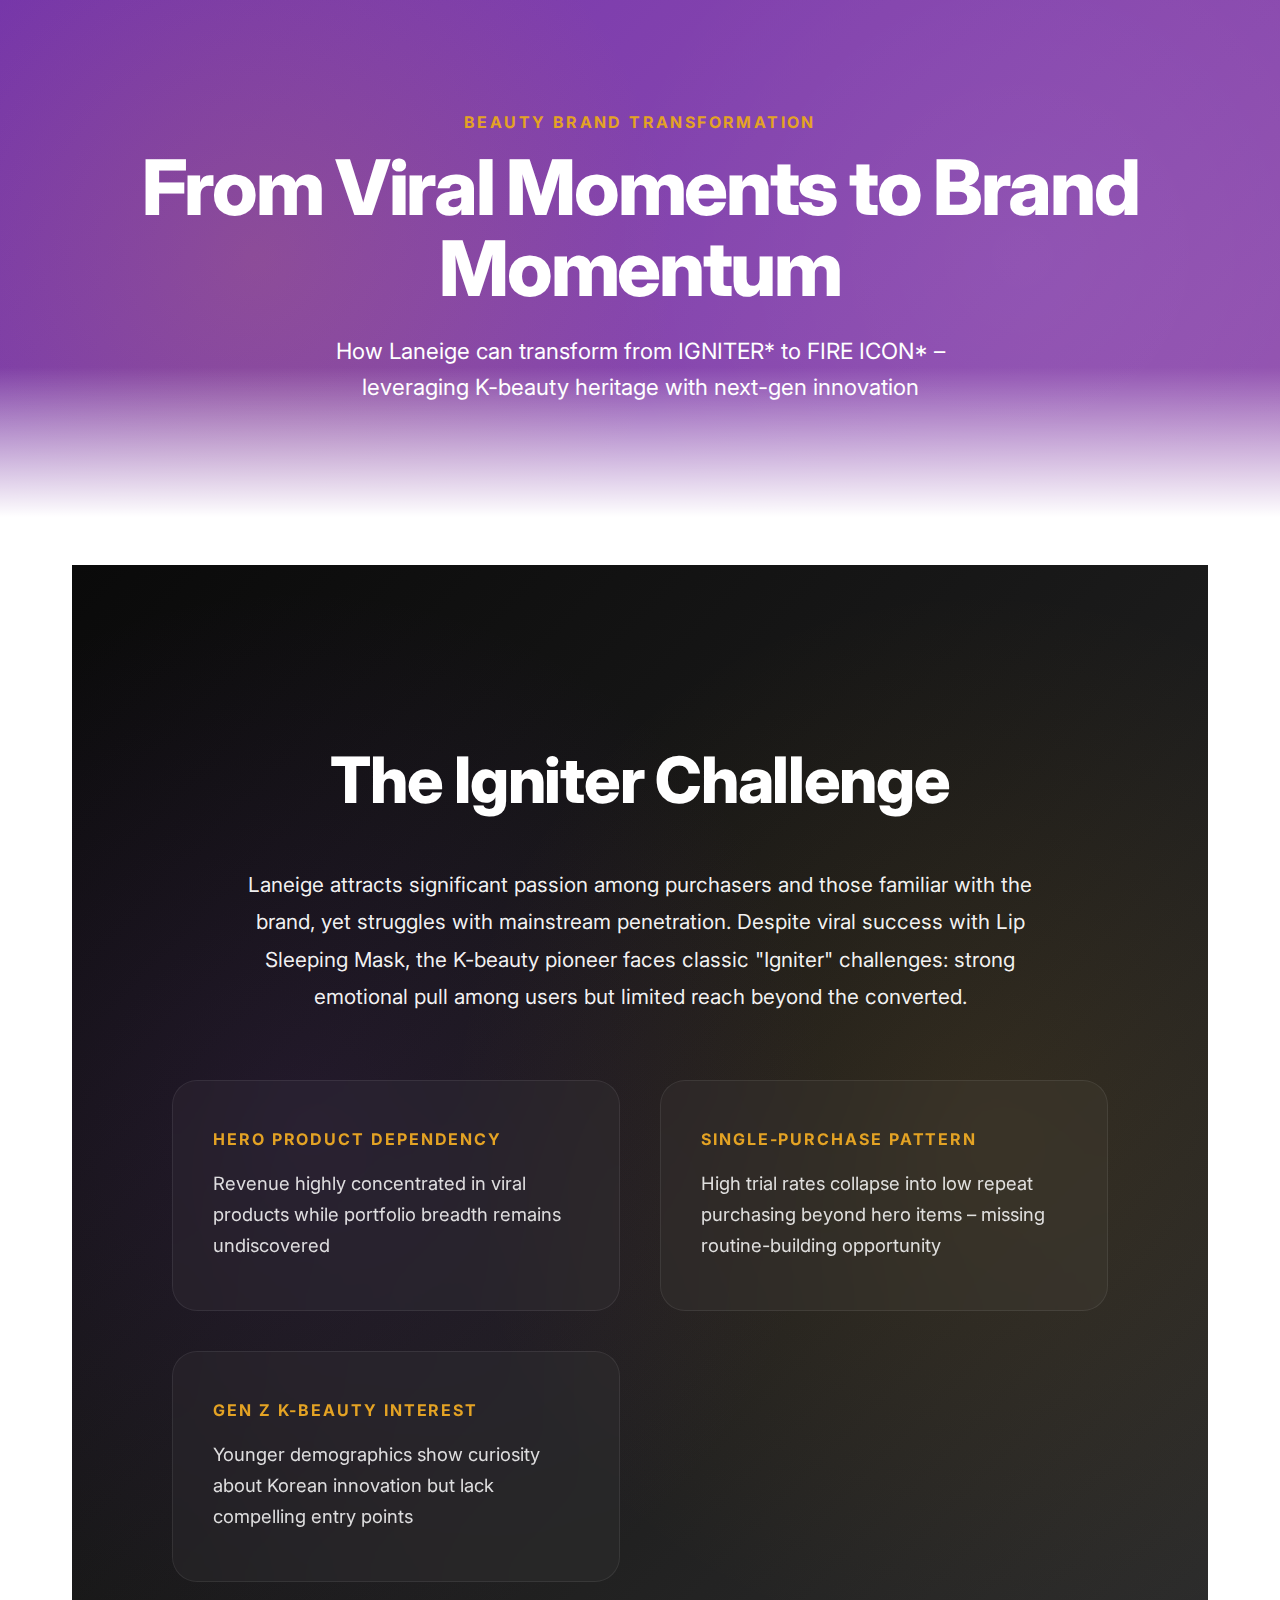
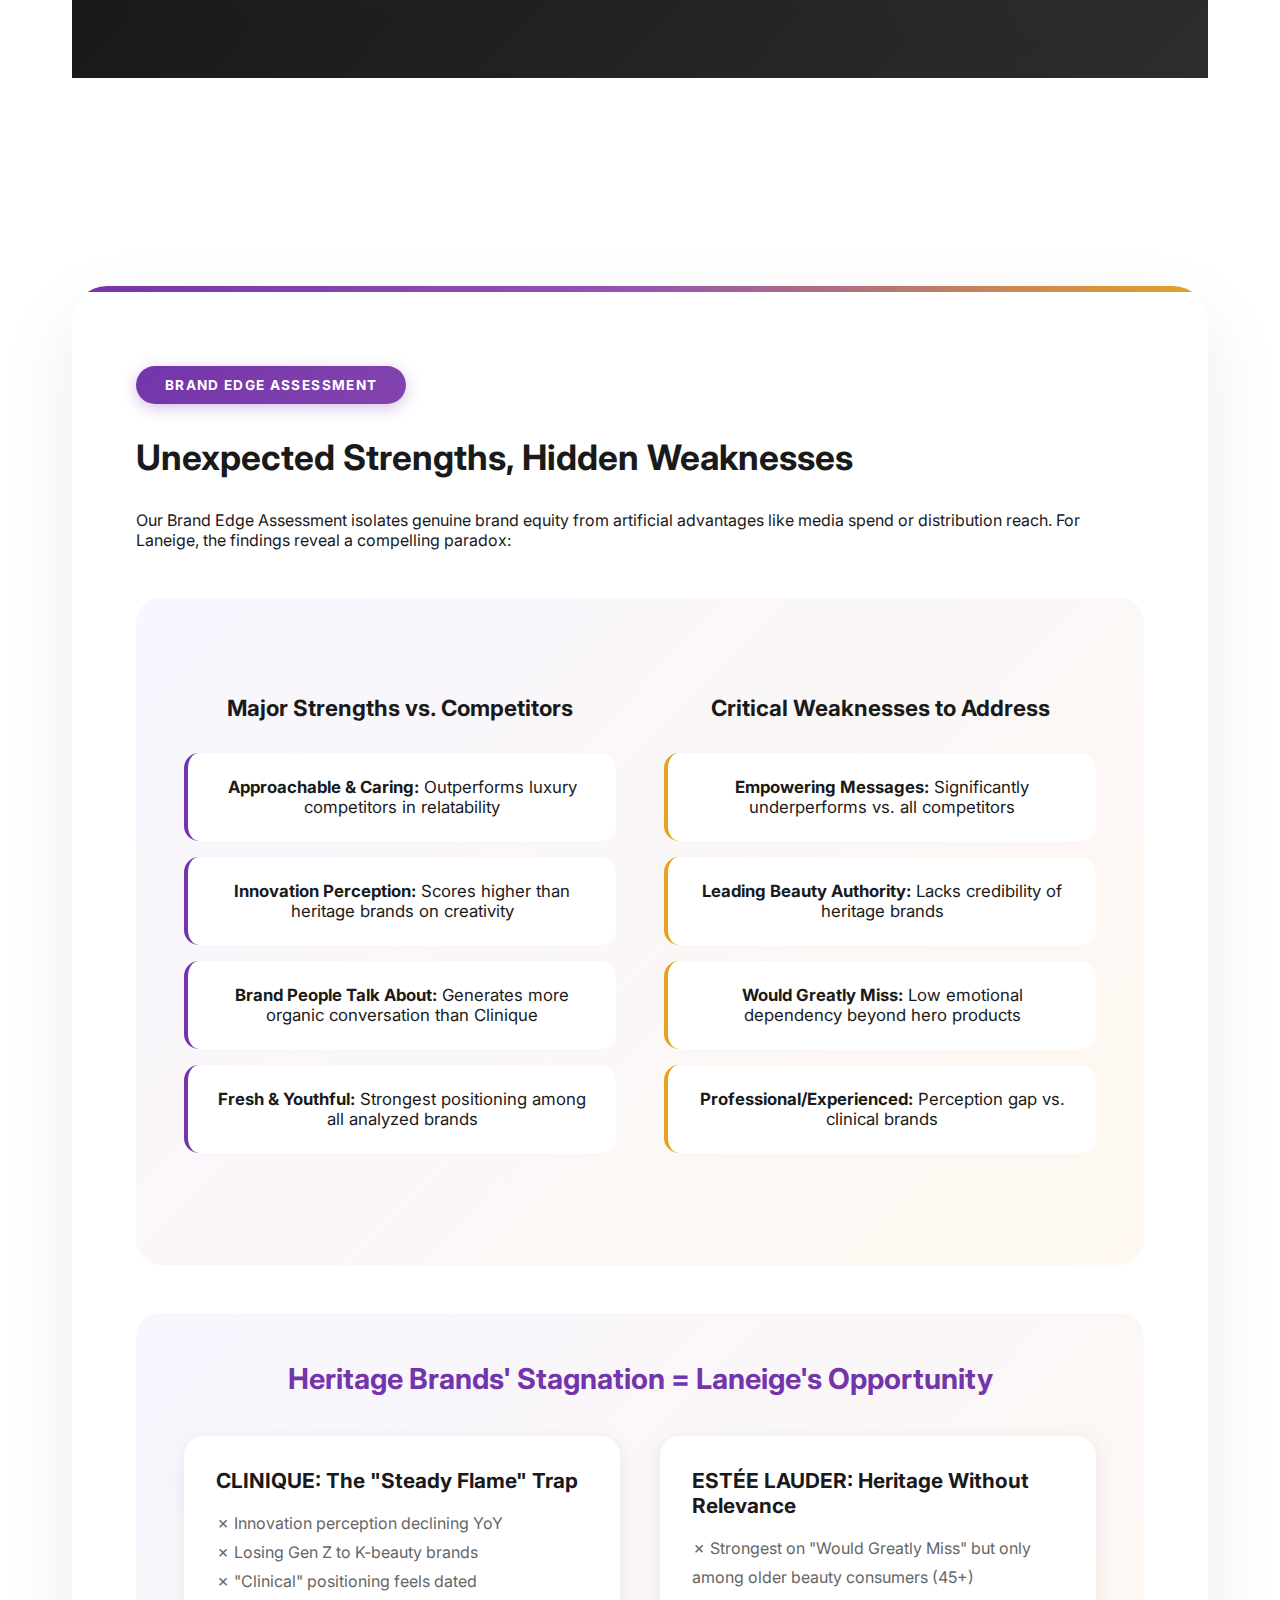
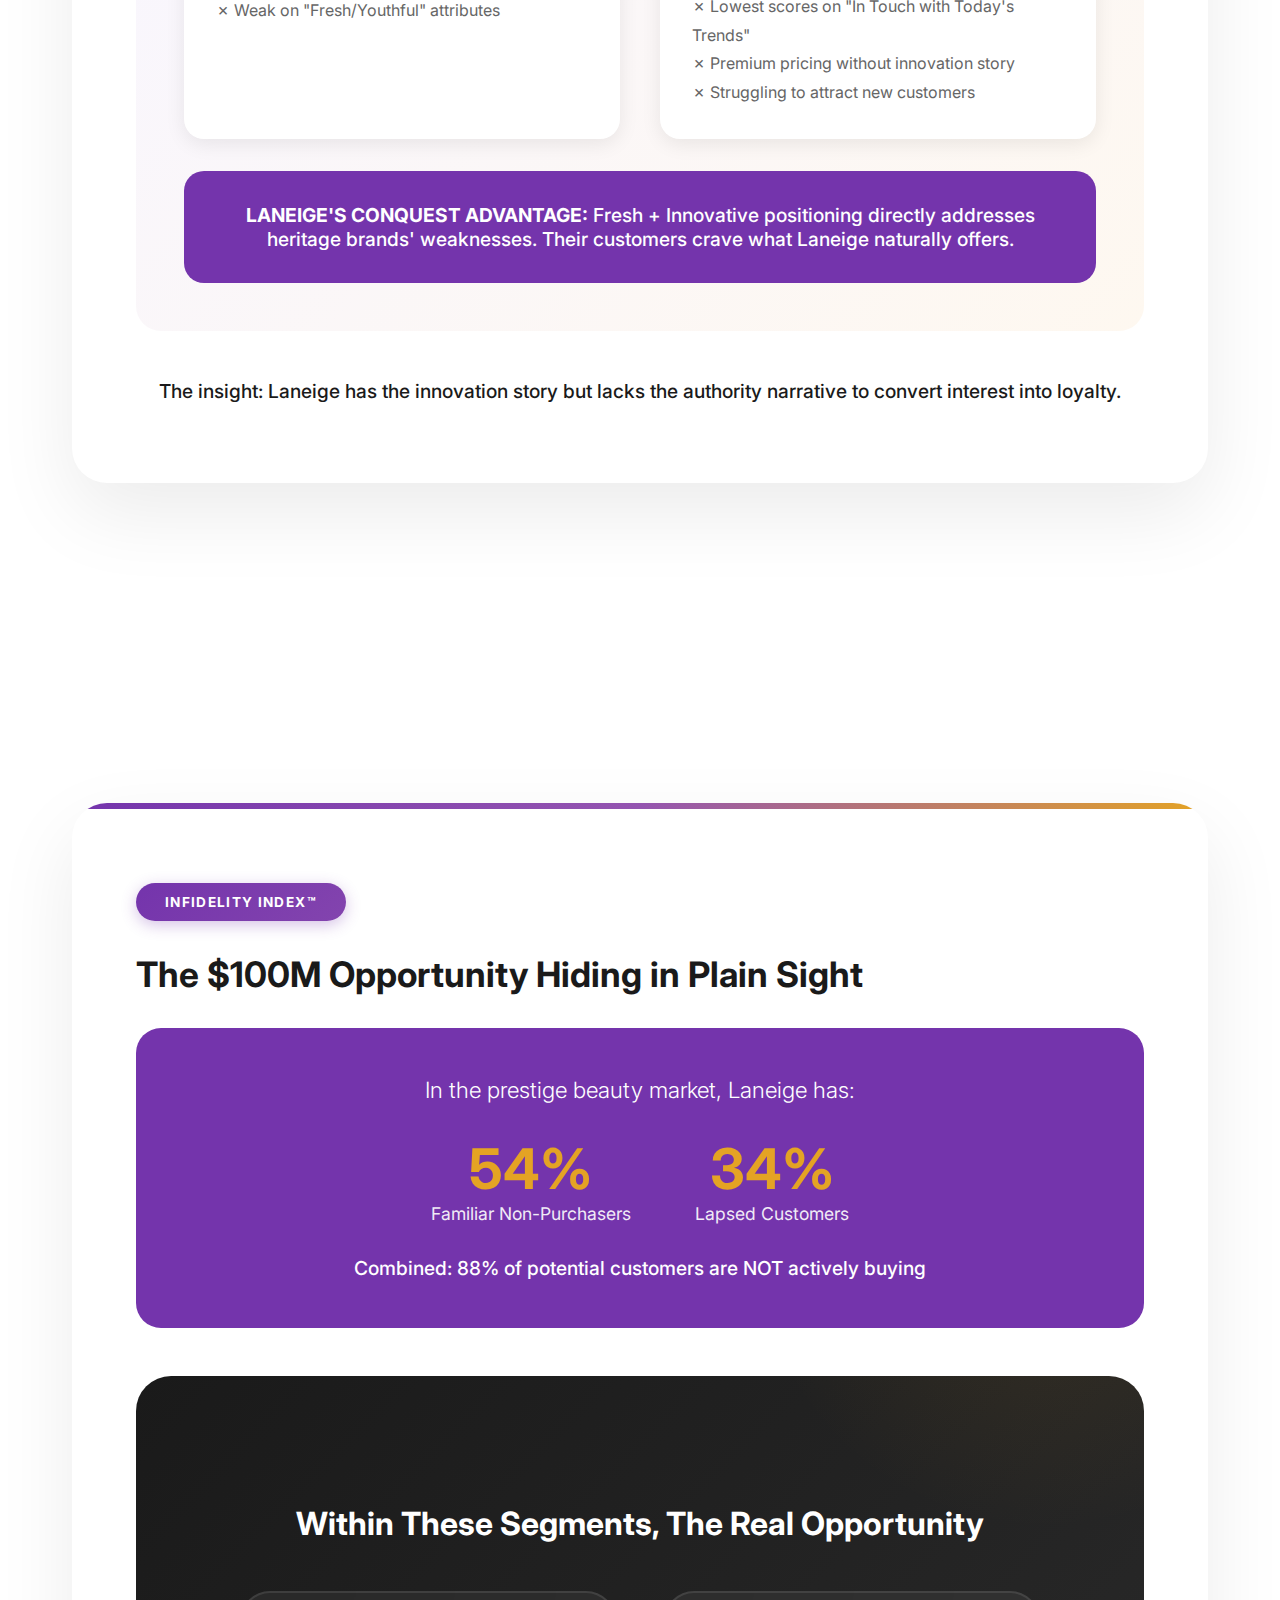
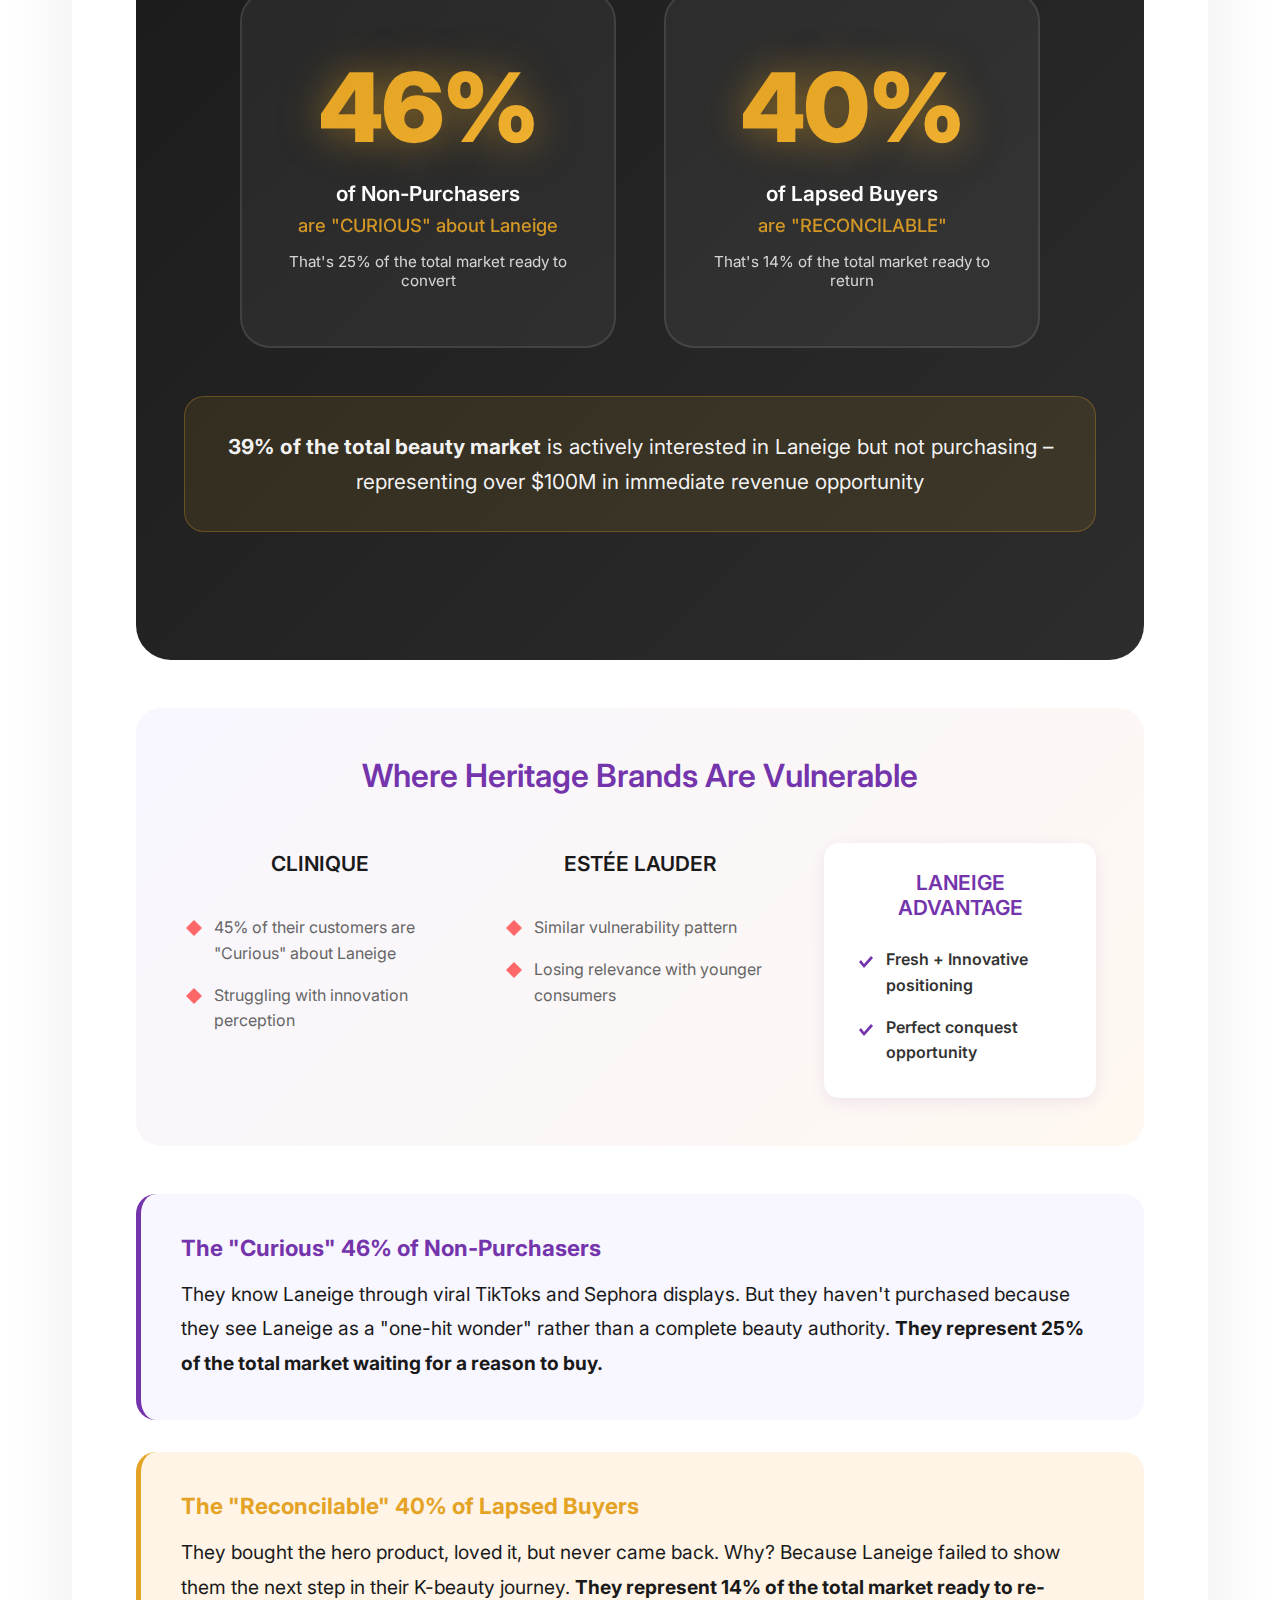
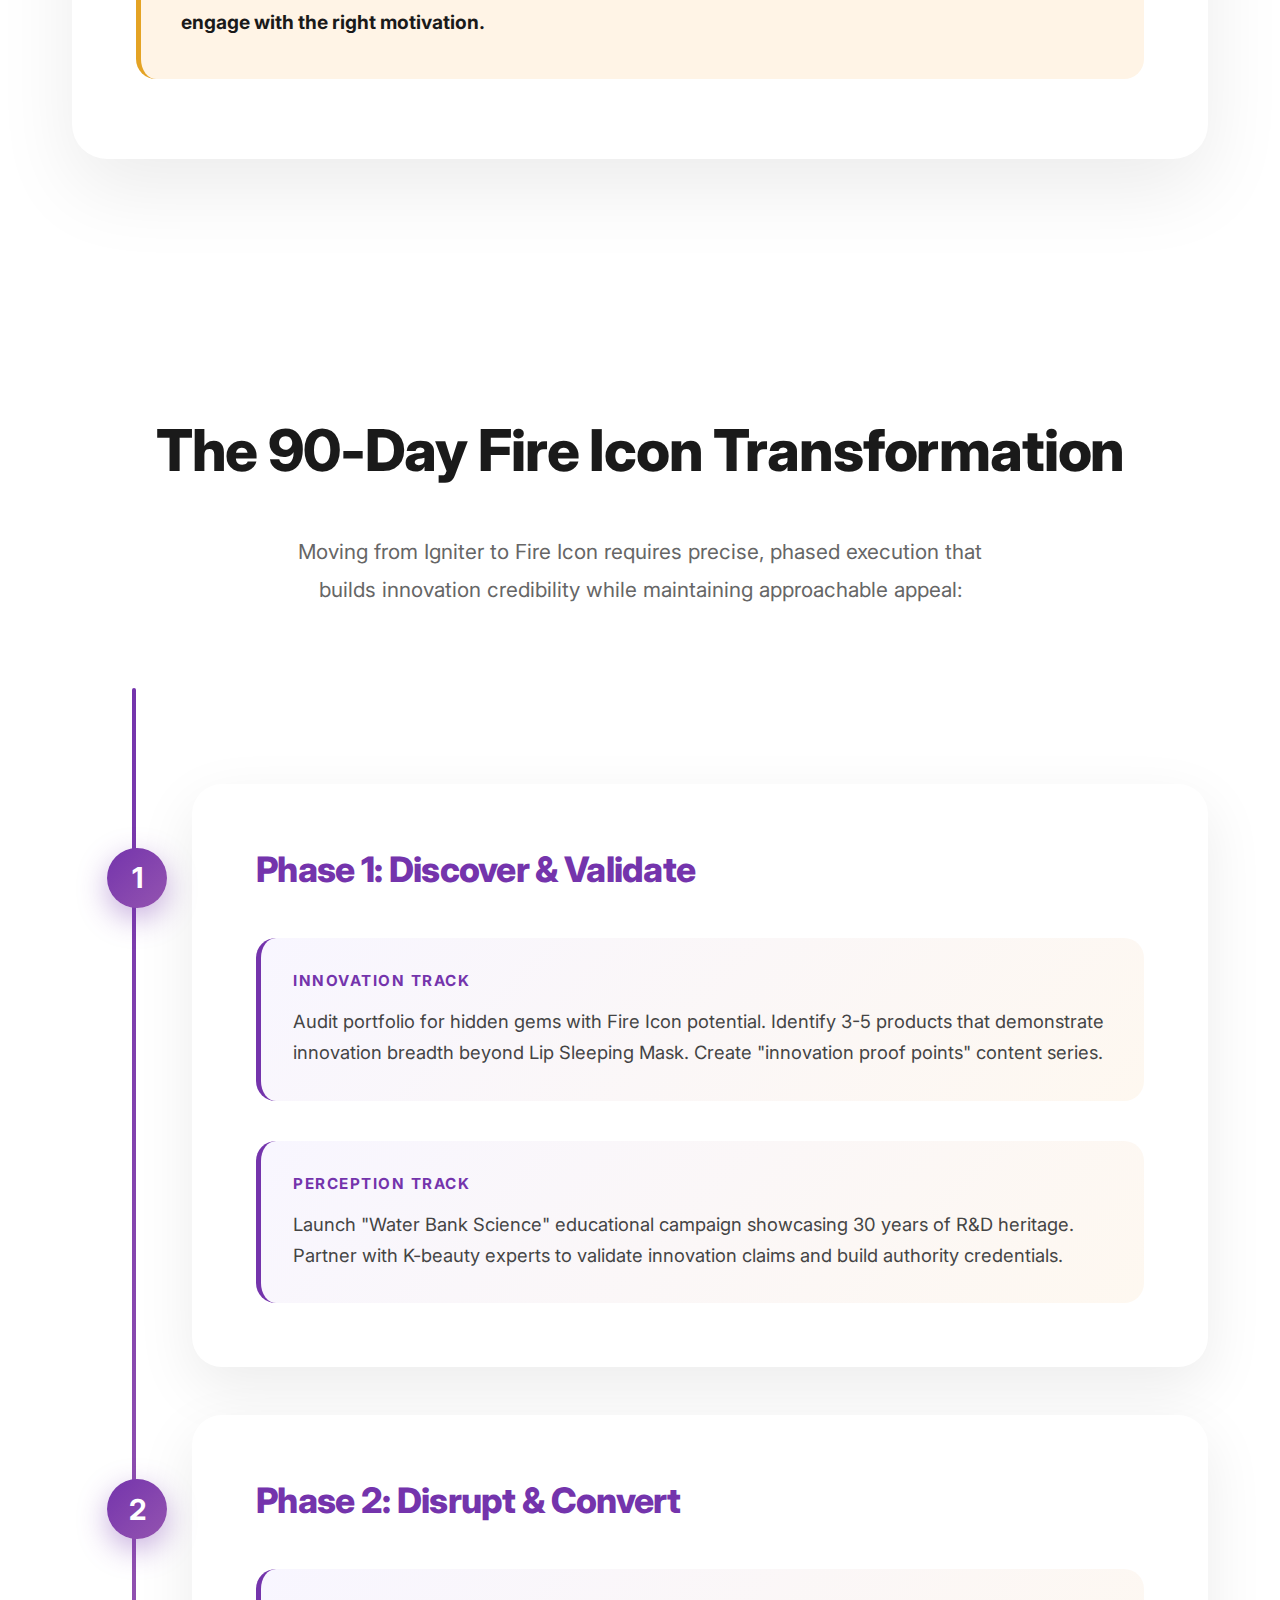
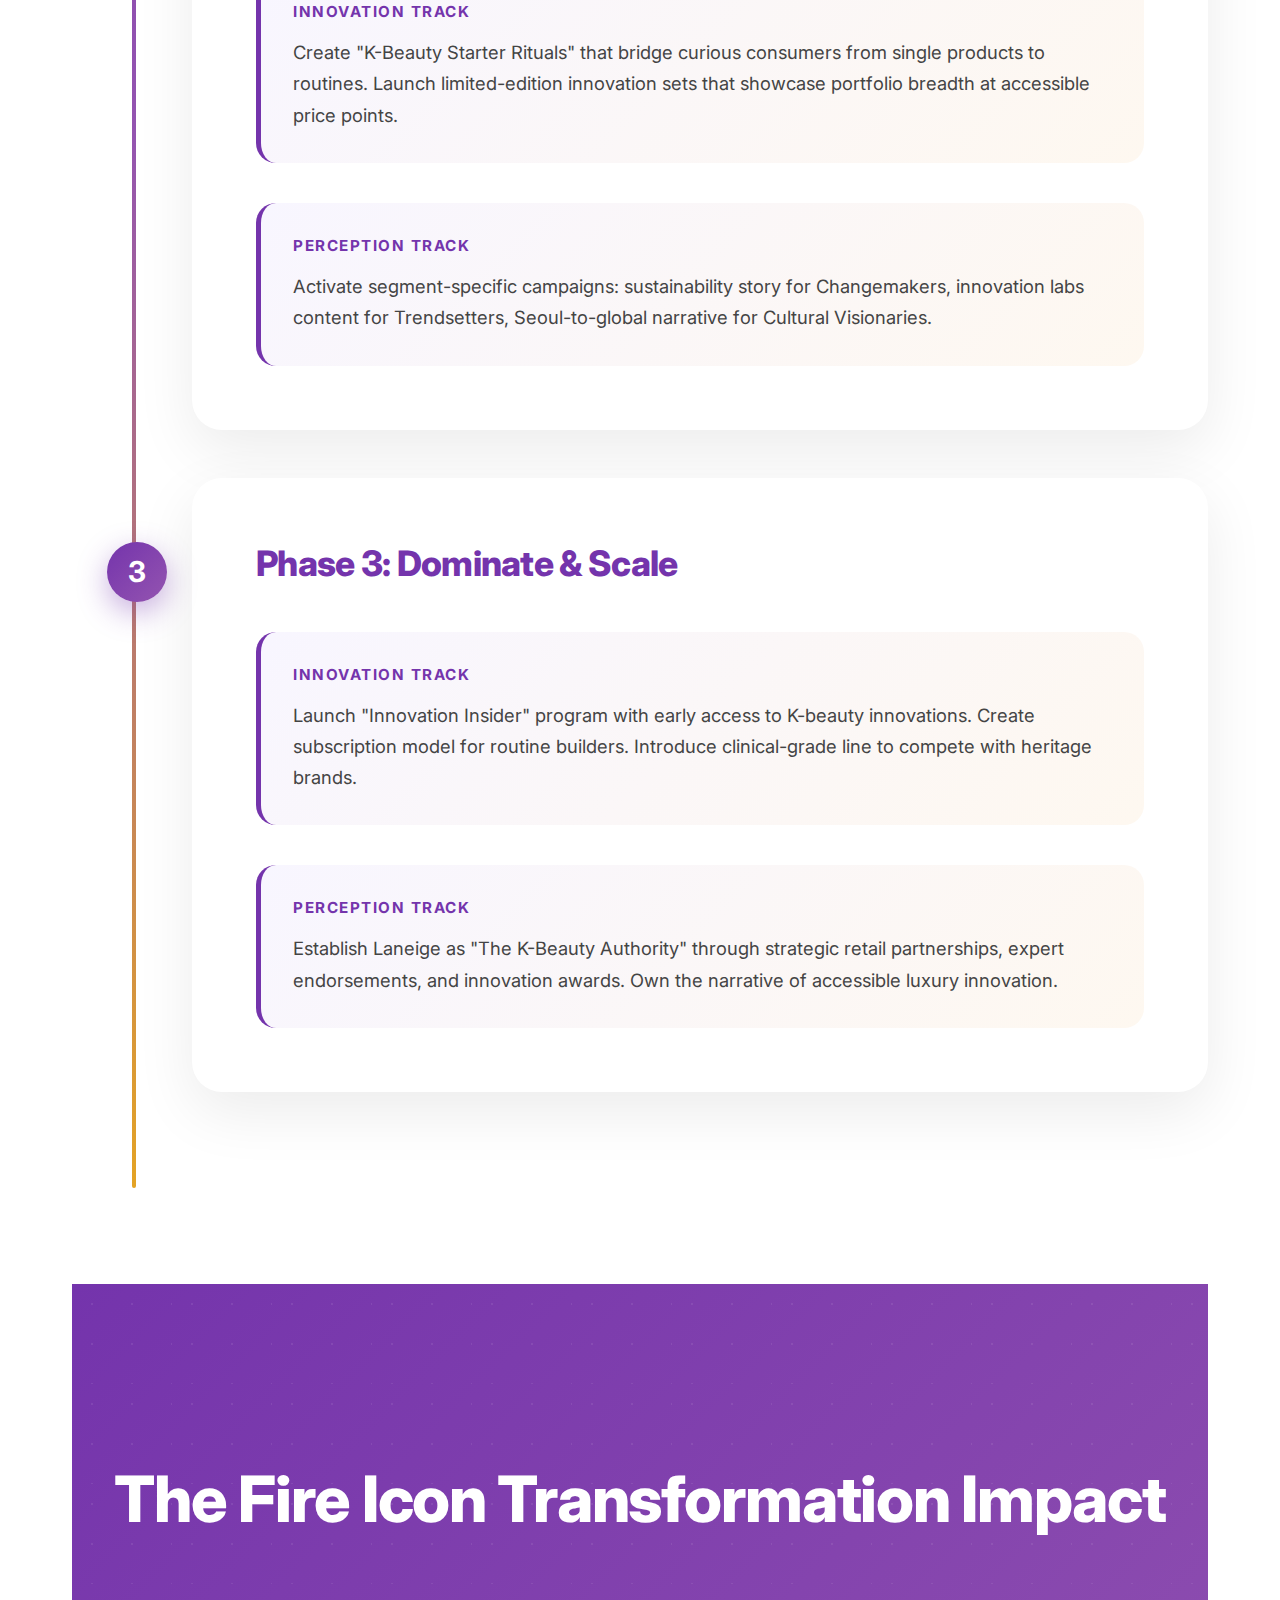
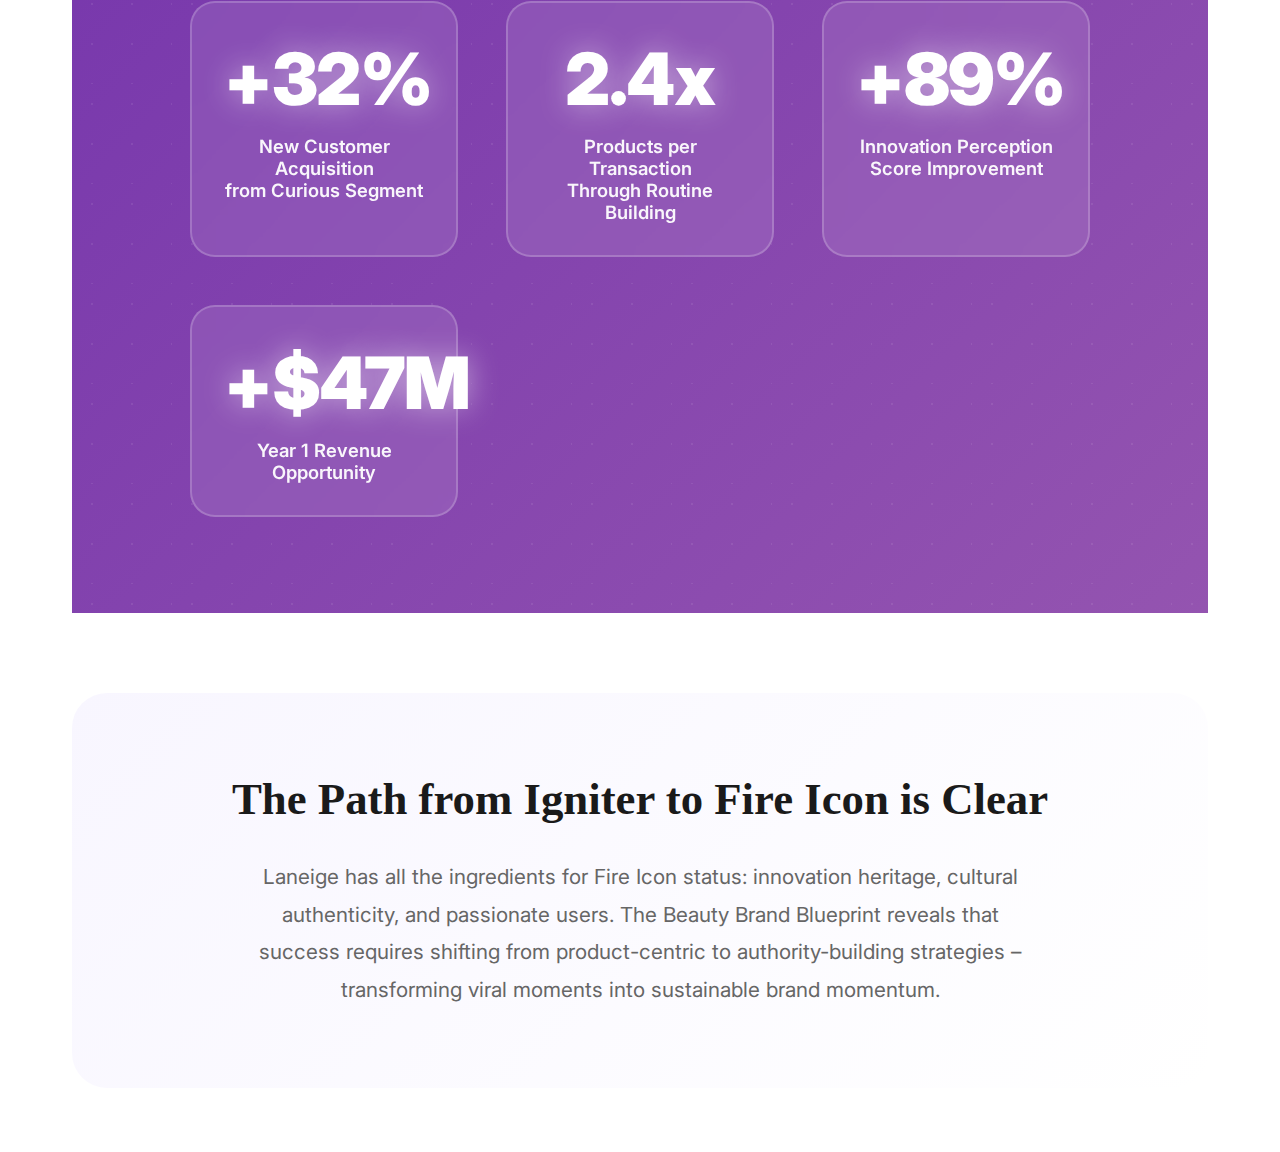
<file: prestige-beauty-case-study.html>
<!DOCTYPE html>
<html lang="en">
<head>
<meta charset="UTF-8">
<meta name="viewport" content="width=device-width, initial-scale=1.0">
<title>Laneige Case Study - Beyond Insights</title>
<style>
/* PRESTIGE BEAUTY DESIGN SYSTEM - ENHANCED */

/* Import premium fonts */
@import url('https://fonts.googleapis.com/css2?family=Inter:wght@300;400;500;600;700;800;900&display=swap');

/* Reset and base styles */
* {
  margin: 0;
  padding: 0;
  box-sizing: border-box;
}

/* Smooth scroll */
html {
  scroll-behavior: smooth;
}

/* Main container */
#beyond-insights-casestudy {
  background: #ffffff;
  font-family: 'Inter', -apple-system, sans-serif;
  color: #1a1a1a;
  overflow-x: hidden;
  position: relative;
}

/* BI Brand Colors Throughout */
:root {
  --bi-purple: #7434ac;
  --bi-purple-light: #9454b0;
  --bi-gold: #e4a324;
  --bi-gold-light: #f4b434;
}

/* Update all purple references to use BI purple */
.tool-label {
  display: inline-block;
  background: linear-gradient(135deg, var(--bi-purple) 0%, var(--bi-purple-light) 100%);
  color: white;
  padding: 0.7rem 1.8rem;
  border-radius: 25px;
  font-size: 0.85rem;
  font-weight: 700;
  text-transform: uppercase;
  letter-spacing: 0.1em;
  margin-bottom: 2rem;
  box-shadow: 0 4px 15px rgba(116, 52, 172, 0.3);
}

/* Typography hierarchy - Magazine style */
.case-header h1 {
  font-family: 'Inter', -apple-system, sans-serif;
  font-size: clamp(3.5rem, 6vw, 5.5rem);
  font-weight: 800;
  line-height: 1.05;
  color: #1a1a1a;
  margin-bottom: 1.5rem;
  letter-spacing: -0.03em;
}

.case-header .subtitle {
  font-size: 1.4rem;
  font-weight: 400;
  color: #666;
  line-height: 1.6;
  max-width: 700px;
  margin: 0 auto 2rem;
}

.case-header .kicker {
  font-family: 'Inter', sans-serif;
  font-size: 1rem;
  font-weight: 700;
  letter-spacing: 0.15em;
  color: #7434ac;
  text-transform: uppercase;
  margin-bottom: 1rem;
}

h2 {
  font-family: 'Inter', sans-serif;
  font-size: clamp(2.8rem, 4.5vw, 4rem);
  font-weight: 800;
  color: #1a1a1a;
  margin: 5rem 0 3rem;
  text-align: center;
  letter-spacing: -0.02em;
  position: relative;
}

h3 {
  font-family: 'Inter', sans-serif;
  font-size: 2.2rem;
  font-weight: 700;
  color: #1a1a1a;
  margin-bottom: 2rem;
  line-height: 1.2;
}

/* Container and spacing */
.container {
  max-width: 1200px;
  margin: 0 auto;
  padding: 0 2rem;
}

/* Section spacing - luxury white space */
.section {
  padding: 6rem 0;
}

/* Header section - Editorial style */
.case-header {
  text-align: center;
  padding: 7rem 2rem 5rem;
  background: linear-gradient(135deg, #7434ac 0%, #9454b0 100%);
  position: relative;
  overflow: hidden;
}

.case-header h1,
.case-header .subtitle,
.case-header .kicker {
  color: #ffffff;
  position: relative;
  z-index: 2;
}

.case-header .kicker {
  color: #e4a324;
}

.case-header::before {
  content: '';
  position: absolute;
  top: 0;
  left: 0;
  right: 0;
  bottom: 0;
  background: 
    radial-gradient(circle at 20% 50%, rgba(228, 163, 36, 0.15) 0%, transparent 40%),
    radial-gradient(circle at 80% 50%, rgba(255, 255, 255, 0.05) 0%, transparent 40%);
  animation: float-slow 30s ease-in-out infinite;
}

.case-header::after {
  content: '';
  position: absolute;
  bottom: 0;
  left: 0;
  right: 0;
  height: 150px;
  background: linear-gradient(to bottom, transparent, #ffffff);
}

@keyframes float-slow {
  0%, 100% { transform: translate(0, 0) rotate(0deg); }
  33% { transform: translate(30px, -30px) rotate(120deg); }
  66% { transform: translate(-20px, 20px) rotate(240deg); }
}

/* Challenge section - Dramatic dark design */
.challenge-wrapper {
  background: linear-gradient(135deg, #0a0a0a 0%, #1a1a1a 50%, #2d2d2d 100%);
  color: #ffffff;
  padding: 6rem 0;
  margin: 3rem 0;
  position: relative;
  overflow: hidden;
}

.challenge-wrapper::before {
  content: '';
  position: absolute;
  top: 0;
  left: 0;
  right: 0;
  bottom: 0;
  background: 
    radial-gradient(circle at 20% 50%, rgba(116, 52, 172, 0.15) 0%, transparent 50%),
    radial-gradient(circle at 80% 50%, rgba(228, 163, 36, 0.1) 0%, transparent 50%);
  animation: pulse-glow 8s ease-in-out infinite;
}

@keyframes pulse-glow {
  0%, 100% { opacity: 0.5; }
  50% { opacity: 1; }
}

.challenge-content {
  position: relative;
  z-index: 1;
  max-width: 1000px;
  margin: 0 auto;
  padding: 0 2rem;
}

.challenge-wrapper h2 {
  color: #ffffff;
  margin-bottom: 3rem;
  font-size: clamp(3rem, 5vw, 4.5rem);
}

.challenge-intro {
  font-size: 1.3rem;
  line-height: 1.8;
  color: rgba(255,255,255,0.95);
  max-width: 800px;
  margin: 0 auto 4rem;
  text-align: center;
}

.challenge-grid {
  display: grid;
  grid-template-columns: repeat(auto-fit, minmax(300px, 1fr));
  gap: 2.5rem;
  margin-top: 4rem;
}

.challenge-box {
  background: rgba(255, 255, 255, 0.03);
  backdrop-filter: blur(20px);
  border: 1px solid rgba(255, 255, 255, 0.08);
  padding: 3rem 2.5rem;
  border-radius: 25px;
  transition: all 0.4s cubic-bezier(0.4, 0, 0.2, 1);
  position: relative;
  overflow: hidden;
}

.challenge-box::before {
  content: '';
  position: absolute;
  top: 0;
  left: 0;
  right: 0;
  height: 3px;
  background: linear-gradient(90deg, #7434ac 0%, #e4a324 100%);
  transform: scaleX(0);
  transform-origin: left;
  transition: transform 0.4s ease;
}

.challenge-box:hover {
  background: rgba(255, 255, 255, 0.06);
  transform: translateY(-8px);
  box-shadow: 0 20px 40px rgba(0, 0, 0, 0.4);
}

.challenge-box:hover::before {
  transform: scaleX(1);
}

.challenge-label {
  font-size: 1rem;
  font-weight: 700;
  color: #e4a324;
  text-transform: uppercase;
  letter-spacing: 0.12em;
  margin-bottom: 1.2rem;
  display: block;
}

.challenge-text {
  font-size: 1.15rem;
  line-height: 1.7;
  color: rgba(255, 255, 255, 0.85);
}

/* Discovery cards - Editorial magazine style */
.discovery-card {
  background: #ffffff;
  border-radius: 35px;
  padding: 5rem 4rem;
  margin: 4rem 0;
  box-shadow: 0 30px 80px rgba(0, 0, 0, 0.08);
  position: relative;
  overflow: hidden;
  transition: all 0.3s ease;
}

.discovery-card:hover {
  box-shadow: 0 40px 100px rgba(0, 0, 0, 0.12);
}

.discovery-card::before {
  content: '';
  position: absolute;
  top: 0;
  left: 0;
  width: 100%;
  height: 6px;
  background: linear-gradient(90deg, #7434ac 0%, #9454b0 50%, #e4a324 100%);
}

.tool-label {
  display: inline-block;
  background: linear-gradient(135deg, #7434ac 0%, #8344ae 100%);
  color: white;
  padding: 0.7rem 1.8rem;
  border-radius: 25px;
  font-size: 0.85rem;
  font-weight: 700;
  text-transform: uppercase;
  letter-spacing: 0.1em;
  margin-bottom: 2rem;
  box-shadow: 0 4px 15px rgba(116, 52, 172, 0.3);
}

/* Brand Edge Visualization */
.brand-edge-visual {
  background: linear-gradient(135deg, #f8f6ff 0%, #fef8f0 100%);
  border-radius: 25px;
  padding: 3rem;
  margin: 3rem 0;
  position: relative;
}

.edge-comparison {
  display: grid;
  grid-template-columns: 1fr 1fr;
  gap: 3rem;
  margin: 3rem 0;
}

.edge-column {
  text-align: center;
}

.edge-column h4 {
  font-size: 1.4rem;
  color: #1a1a1a;
  margin-bottom: 2rem;
  font-weight: 700;
}

.edge-item {
  background: white;
  padding: 1.5rem;
  margin: 1rem 0;
  border-radius: 15px;
  font-size: 1.05rem;
  transition: all 0.3s ease;
  position: relative;
  overflow: hidden;
}

.strength-item {
  border-left: 4px solid #7434ac;
}

.strength-item:hover {
  transform: translateX(5px);
  box-shadow: 0 5px 20px rgba(116, 52, 172, 0.15);
}

.weakness-item {
  border-left: 4px solid #e4a324;
}

.weakness-item:hover {
  transform: translateX(5px);
  box-shadow: 0 5px 20px rgba(228, 163, 36, 0.15);
}

/* Segment Strategy Cards */
.segment-strategy {
  background: linear-gradient(135deg, #fafafa 0%, #ffffff 100%);
  border-radius: 30px;
  padding: 4rem;
  margin: 3rem 0;
}

.segment-grid {
  display: grid;
  grid-template-columns: repeat(auto-fit, minmax(300px, 1fr));
  gap: 2.5rem;
  margin: 3rem 0;
}

.segment-box {
  background: white;
  padding: 3rem 2rem;
  text-align: center;
  border-radius: 30px;
  position: relative;
  transition: all 0.4s cubic-bezier(0.4, 0, 0.2, 1);
  box-shadow: 0 10px 30px rgba(0, 0, 0, 0.06);
  overflow: hidden;
}

.segment-box::before {
  content: '';
  position: absolute;
  top: -2px;
  left: -2px;
  right: -2px;
  bottom: -2px;
  background: linear-gradient(135deg, #7434ac, #e4a324);
  border-radius: 30px;
  opacity: 0;
  transition: opacity 0.4s ease;
  z-index: -1;
}

.segment-box:hover {
  transform: translateY(-12px) scale(1.02);
  box-shadow: 0 25px 60px rgba(116, 52, 172, 0.2);
}

.segment-box:hover::before {
  opacity: 0.15;
}

.segment-name {
  font-family: 'Inter', sans-serif;
  font-size: 1.8rem;
  font-weight: 800;
  margin-bottom: 2rem;
  color: var(--bi-purple);
  min-height: 3.5rem;
  display: flex;
  align-items: center;
  justify-content: center;
  line-height: 1.1;
}

.segment-percent {
  font-size: 6rem;
  font-weight: 700;
  background: linear-gradient(135deg, #7434ac 0%, #9454b0 100%);
  -webkit-background-clip: text;
  -webkit-text-fill-color: transparent;
  display: block;
  margin: 1.5rem 0;
  line-height: 1;
  animation: number-pulse 3s ease-in-out infinite;
}

@keyframes number-pulse {
  0%, 100% { transform: scale(1); }
  50% { transform: scale(1.05); }
}

.segment-desc {
  font-size: 1.05rem;
  line-height: 1.7;
  color: #666;
  margin: 1.5rem 0;
}

.segment-strategy-text {
  background: #f8f6ff;
  padding: 1.5rem;
  border-radius: 15px;
  margin-top: 1.5rem;
  font-size: 0.95rem;
  line-height: 1.6;
  color: #444;
  border-left: 3px solid #7434ac;
}

/* Infidelity Index Visualization */
.infidelity-visual {
  background: linear-gradient(135deg, #1a1a1a 0%, #2d2d2d 100%);
  border-radius: 35px;
  padding: 5rem 3rem;
  margin: 3rem 0;
  color: white;
  position: relative;
  overflow: hidden;
}

.infidelity-visual::after {
  content: '';
  position: absolute;
  top: -50%;
  right: -20%;
  width: 600px;
  height: 600px;
  background: radial-gradient(circle, rgba(228, 163, 36, 0.1) 0%, transparent 70%);
  animation: rotate-slow 20s linear infinite;
}

@keyframes rotate-slow {
  0% { transform: rotate(0deg); }
  100% { transform: rotate(360deg); }
}

.revenue-opportunity {
  text-align: center;
  margin: 3rem 0;
}

.opportunity-title {
  font-size: 2rem;
  margin-bottom: 3rem;
  color: white;
}

.revenue-grid {
  display: grid;
  grid-template-columns: 1fr 1fr;
  gap: 3rem;
  max-width: 800px;
  margin: 0 auto;
  position: relative;
  z-index: 1;
}

.revenue-box {
  background: rgba(255, 255, 255, 0.05);
  backdrop-filter: blur(20px);
  border: 2px solid rgba(255, 255, 255, 0.1);
  padding: 3.5rem 2rem;
  text-align: center;
  border-radius: 30px;
  position: relative;
  overflow: hidden;
  transition: all 0.4s ease;
}

.revenue-box:hover {
  background: rgba(255, 255, 255, 0.08);
  transform: translateY(-5px);
  border-color: rgba(255, 255, 255, 0.2);
}

.revenue-percent {
  font-family: 'Inter', sans-serif;
  font-size: 6rem;
  font-weight: 900;
  letter-spacing: -0.02em;
  display: block;
  margin-bottom: 1rem;
  background: linear-gradient(135deg, var(--bi-gold) 0%, var(--bi-gold-light) 100%);
  -webkit-background-clip: text;
  -webkit-text-fill-color: transparent;
  text-shadow: 0 0 40px rgba(228, 163, 36, 0.5);
}

.revenue-label {
  font-size: 1.3rem;
  font-weight: 600;
  margin-bottom: 0.5rem;
  color: white;
}

.revenue-desc {
  font-size: 1.15rem;
  opacity: 0.9;
  color: #e4a324;
  font-weight: 500;
}

.conquest-insight {
  background: rgba(228, 163, 36, 0.1);
  border: 1px solid rgba(228, 163, 36, 0.3);
  border-radius: 20px;
  padding: 2rem;
  margin: 3rem 0;
  text-align: center;
  position: relative;
  z-index: 1;
}

.conquest-insight p {
  font-size: 1.2rem;
  line-height: 1.7;
  color: rgba(255, 255, 255, 0.95);
  margin: 0;
}

/* 90-Day Strategy - Premium Timeline */
.phase-wrapper {
  margin: 6rem 0;
  position: relative;
}

.phase-intro {
  text-align: center;
  max-width: 700px;
  margin: 0 auto 5rem;
  font-size: 1.3rem;
  line-height: 1.8;
  color: #666;
}

.phase-timeline {
  position: relative;
  padding: 3rem 0;
}

/* Vertical timeline line - gradient */
.phase-timeline::before {
  content: '';
  position: absolute;
  left: 60px;
  top: 0;
  bottom: 0;
  width: 4px;
  background: linear-gradient(to bottom, #7434ac 0%, #9454b0 50%, #e4a324 100%);
  border-radius: 2px;
}

.phase-box {
  background: white;
  border-radius: 30px;
  margin: 3rem 0;
  padding: 4rem;
  margin-left: 120px;
  position: relative;
  box-shadow: 0 20px 60px rgba(0, 0, 0, 0.08);
  transition: all 0.4s cubic-bezier(0.4, 0, 0.2, 1);
}

.phase-box:hover {
  transform: translateX(15px);
  box-shadow: 0 30px 80px rgba(116, 52, 172, 0.15);
}

.phase-header {
  display: flex;
  align-items: center;
  margin-bottom: 3rem;
}

.phase-number {
  position: absolute;
  left: -85px;
  width: 60px;
  height: 60px;
  background: linear-gradient(135deg, #7434ac 0%, #9454b0 100%);
  color: white;
  border-radius: 50%;
  display: flex;
  align-items: center;
  justify-content: center;
  font-size: 1.8rem;
  font-weight: 700;
  box-shadow: 0 10px 30px rgba(116, 52, 172, 0.4);
  animation: pulse-shadow 2s ease-in-out infinite;
}

@keyframes pulse-shadow {
  0%, 100% { box-shadow: 0 10px 30px rgba(116, 52, 172, 0.4); }
  50% { box-shadow: 0 15px 40px rgba(116, 52, 172, 0.6); }
}

.phase-title {
  font-family: 'Inter', sans-serif;
  font-size: 2.2rem;
  font-weight: 800;
  color: var(--bi-purple);
  margin: 0;
  letter-spacing: -0.02em;
}

.phase-details {
  display: grid;
  gap: 2.5rem;
}

.track-section {
  padding: 2rem;
  background: linear-gradient(135deg, #f8f6ff 0%, #fef8f0 100%);
  border-radius: 20px;
  border-left: 5px solid #7434ac;
  transition: all 0.3s ease;
}

.track-section:hover {
  transform: translateX(5px);
  box-shadow: 0 10px 30px rgba(0, 0, 0, 0.08);
}

.track-label {
  display: inline-block;
  font-size: 0.95rem;
  font-weight: 700;
  color: #7434ac;
  text-transform: uppercase;
  letter-spacing: 0.1em;
  margin-bottom: 1rem;
}

.track-text {
  font-size: 1.15rem;
  line-height: 1.7;
  color: #444;
  margin: 0;
}

/* Impact section - Dramatic finish */
.impact-section {
  background: linear-gradient(135deg, #7434ac 0%, #9454b0 50%, #7434ac 100%);
  background-size: 200% 200%;
  animation: gradient-flow 15s ease infinite;
  color: white;
  padding: 6rem 0;
  margin: 5rem 0;
  text-align: center;
  position: relative;
  overflow: hidden;
}

@keyframes gradient-flow {
  0% { background-position: 0% 50%; }
  50% { background-position: 100% 50%; }
  100% { background-position: 0% 50%; }
}

.impact-section::before {
  content: '';
  position: absolute;
  top: 0;
  left: 0;
  right: 0;
  bottom: 0;
  background: url('[data-uri]');
}

.impact-section h2 {
  color: white;
  margin-bottom: 4rem;
  font-size: clamp(3rem, 5vw, 4.5rem);
  position: relative;
  z-index: 1;
}

.impact-metrics {
  display: grid;
  grid-template-columns: repeat(auto-fit, minmax(220px, 1fr));
  gap: 3rem;
  max-width: 900px;
  margin: 0 auto;
  position: relative;
  z-index: 1;
}

.impact-metric {
  text-align: center;
  padding: 2rem;
  background: rgba(255, 255, 255, 0.1);
  backdrop-filter: blur(10px);
  border-radius: 25px;
  border: 2px solid rgba(255, 255, 255, 0.2);
  transition: all 0.3s ease;
}

.impact-metric:hover {
  background: rgba(255, 255, 255, 0.15);
  transform: translateY(-5px);
}

.impact-number {
  font-family: 'Inter', sans-serif;
  font-size: 4.5rem;
  font-weight: 900;
  letter-spacing: -0.02em;
  color: #ffffff;
  display: block;
  margin-bottom: 0.8rem;
  text-shadow: 0 0 30px rgba(255, 255, 255, 0.5);
}

.impact-label {
  font-size: 1.15rem;
  font-weight: 600;
  opacity: 0.95;
}

/* Story conclusion */
.story-conclusion {
  background: linear-gradient(135deg, #f8f6ff 0%, #ffffff 100%);
  padding: 5rem 3rem;
  border-radius: 35px;
  margin: 4rem 0;
  text-align: center;
}

.conclusion-title {
  font-family: 'Playfair Display', serif;
  font-size: 2.8rem;
  color: #1a1a1a;
  margin-bottom: 2rem;
}

.conclusion-text {
  font-size: 1.3rem;
  line-height: 1.8;
  color: #666;
  max-width: 800px;
  margin: 0 auto;
}

/* Mobile responsive */
@media (max-width: 768px) {
  .case-header h1 {
    font-size: 3rem;
  }
  
  .challenge-grid,
  .segment-grid {
    grid-template-columns: 1fr;
  }
  
  .revenue-grid {
    grid-template-columns: 1fr;
    gap: 2rem;
  }
  
  .edge-comparison {
    grid-template-columns: 1fr;
  }
  
  .phase-timeline::before {
    left: 25px;
  }
  
  .phase-box {
    margin-left: 60px;
    padding: 3rem 2rem;
  }
  
  .phase-number {
    left: -35px;
    width: 50px;
    height: 50px;
    font-size: 1.5rem;
  }
  
  .impact-metrics {
    grid-template-columns: 1fr 1fr;
  }
  
  .discovery-card {
    padding: 3rem 2rem;
  }
}

/* Print styles */
@media print {
  .phase-box,
  .discovery-card,
  .segment-box {
    break-inside: avoid;
  }
}

/* Loading animation */
@keyframes fade-in-up {
  0% {
    opacity: 0;
    transform: translateY(30px);
  }
  100% {
    opacity: 1;
    transform: translateY(0);
  }
}

.discovery-card,
.segment-box,
.phase-box {
  animation: fade-in-up 0.8s ease-out;
}
</style>
</head>
<body>

<section id="beyond-insights-casestudy">
  <!-- Header -->
  <div class="case-header">
    <div class="container">
      <p class="kicker">Beauty Brand Transformation</p>
      <h1>From Viral Moments to Brand Momentum</h1>
      <p class="subtitle">How Laneige can transform from IGNITER* to FIRE ICON* – leveraging K-beauty heritage with next-gen innovation</p>
    </div>
  </div>

  <div class="container">
    <!-- Challenge Section -->
    <div class="challenge-wrapper">
      <div class="challenge-content">
        <h2>The Igniter Challenge</h2>
        <p class="challenge-intro">
          Laneige attracts significant passion among purchasers and those familiar with the brand, yet struggles with mainstream penetration. Despite viral success with Lip Sleeping Mask, the K-beauty pioneer faces classic "Igniter" challenges: strong emotional pull among users but limited reach beyond the converted.
        </p>
        <div class="challenge-grid">
          <div class="challenge-box">
            <span class="challenge-label">Hero Product Dependency</span>
            <p class="challenge-text">Revenue highly concentrated in viral products while portfolio breadth remains undiscovered</p>
          </div>
          <div class="challenge-box">
            <span class="challenge-label">Single-Purchase Pattern</span>
            <p class="challenge-text">High trial rates collapse into low repeat purchasing beyond hero items – missing routine-building opportunity</p>
          </div>
          <div class="challenge-box">
            <span class="challenge-label">Gen Z K-Beauty Interest</span>
            <p class="challenge-text">Younger demographics show curiosity about Korean innovation but lack compelling entry points</p>
          </div>
        </div>
      </div>
    </div>

    <!-- Brand Edge Assessment -->
    <div class="section">
      <div class="discovery-card">
        <span class="tool-label">Brand Edge Assessment</span>
        <h3>Unexpected Strengths, Hidden Weaknesses</h3>
        <p>Our Brand Edge Assessment isolates genuine brand equity from artificial advantages like media spend or distribution reach. For Laneige, the findings reveal a compelling paradox:</p>
        
        <div class="brand-edge-visual">
          <div class="edge-comparison">
            <div class="edge-column">
              <h4>Major Strengths vs. Competitors</h4>
              <div class="edge-item strength-item">
                <strong>Approachable & Caring:</strong> Outperforms luxury competitors in relatability
              </div>
              <div class="edge-item strength-item">
                <strong>Innovation Perception:</strong> Scores higher than heritage brands on creativity
              </div>
              <div class="edge-item strength-item">
                <strong>Brand People Talk About:</strong> Generates more organic conversation than Clinique
              </div>
              <div class="edge-item strength-item">
                <strong>Fresh & Youthful:</strong> Strongest positioning among all analyzed brands
              </div>
            </div>
            <div class="edge-column">
              <h4>Critical Weaknesses to Address</h4>
              <div class="edge-item weakness-item">
                <strong>Empowering Messages:</strong> Significantly underperforms vs. all competitors
              </div>
              <div class="edge-item weakness-item">
                <strong>Leading Beauty Authority:</strong> Lacks credibility of heritage brands
              </div>
              <div class="edge-item weakness-item">
                <strong>Would Greatly Miss:</strong> Low emotional dependency beyond hero products
              </div>
              <div class="edge-item weakness-item">
                <strong>Professional/Experienced:</strong> Perception gap vs. clinical brands
              </div>
            </div>
          </div>
        </div>
       
       <!-- Heritage Brand Vulnerability Analysis -->
        <div style="background: linear-gradient(135deg, #f8f6ff 0%, #fef8f0 100%); padding: 3rem; border-radius: 25px; margin: 3rem 0;">
          <h4 style="text-align: center; margin-bottom: 2.5rem; color: #7434ac; font-size: 1.8rem;">Heritage Brands' Stagnation = Laneige's Opportunity</h4>
          <div style="display: grid; grid-template-columns: repeat(auto-fit, minmax(300px, 1fr)); gap: 2.5rem;">
            <div style="background: white; padding: 2rem; border-radius: 20px; box-shadow: 0 5px 20px rgba(0,0,0,0.08);">
              <h5 style="color: #1a1a1a; margin-bottom: 1rem; font-size: 1.3rem;">CLINIQUE: The "Steady Flame" Trap</h5>
              <ul style="list-style: none; padding: 0; color: #666; line-height: 1.8;">
                <li>✗ Innovation perception declining YoY</li>
                <li>✗ Losing Gen Z to K-beauty brands</li>
                <li>✗ "Clinical" positioning feels dated</li>
                <li>✗ Weak on "Fresh/Youthful" attributes</li>
              </ul>
            </div>
            <div style="background: white; padding: 2rem; border-radius: 20px; box-shadow: 0 5px 20px rgba(0,0,0,0.08);">
              <h5 style="color: #1a1a1a; margin-bottom: 1rem; font-size: 1.3rem;">ESTÉE LAUDER: Heritage Without Relevance</h5>
              <ul style="list-style: none; padding: 0; color: #666; line-height: 1.8;">
                <li>✗ Strongest on "Would Greatly Miss" but only among older beauty consumers (45+)</li>
                <li>✗ Lowest scores on "In Touch with Today's Trends"</li>
                <li>✗ Premium pricing without innovation story</li>
                <li>✗ Struggling to attract new customers</li>
              </ul>
            </div>
          </div>
          <div style="background: #7434ac; color: white; padding: 2rem; border-radius: 20px; margin-top: 2rem; text-align: center;">
            <p style="font-size: 1.2rem; margin: 0; font-weight: 500;">
              <strong>LANEIGE'S CONQUEST ADVANTAGE:</strong> Fresh + Innovative positioning directly addresses heritage brands' weaknesses. Their customers crave what Laneige naturally offers.
            </p>
          </div>
        </div>
        
        <p style="margin-top: 3rem; font-weight: 500; font-size: 1.2rem; text-align: center;">
          The insight: Laneige has the innovation story but lacks the authority narrative to convert interest into loyalty.
        </p>
      </div>
    </div>

    <!-- Infidelity Index -->
    <div class="section">
      <div class="discovery-card">
        <span class="tool-label">Infidelity Index™</span>
        <h3>The $100M Opportunity Hiding in Plain Sight</h3>
        
        <!-- Market Size Context -->
        <div style="background: #7434ac; color: white; padding: 3rem; border-radius: 25px; margin: 2rem 0; text-align: center;">
          <p style="font-size: 1.4rem; margin-bottom: 1rem; font-weight: 300;">In the prestige beauty market, Laneige has:</p>
          <div style="display: flex; justify-content: center; gap: 4rem; flex-wrap: wrap; margin-top: 2rem;">
            <div>
              <span style="display: block; font-size: 3.5rem; font-weight: 700; color: #e4a324;">54%</span>
              <span style="display: block; font-size: 1.1rem; opacity: 0.9;">Familiar Non-Purchasers</span>
            </div>
            <div>
              <span style="display: block; font-size: 3.5rem; font-weight: 700; color: #e4a324;">34%</span>
              <span style="display: block; font-size: 1.1rem; opacity: 0.9;">Lapsed Customers</span>
            </div>
          </div>
          <p style="font-size: 1.2rem; margin-top: 2rem; font-weight: 500;">Combined: 88% of potential customers are NOT actively buying</p>
        </div>
        
        <div class="infidelity-visual">
          <div class="revenue-opportunity">
            <h4 class="opportunity-title">Within These Segments, The Real Opportunity</h4>
            <div class="revenue-grid">
              <div class="revenue-box">
                <span class="revenue-percent">46%</span>
                <p class="revenue-label">of Non-Purchasers</p>
                <p class="revenue-desc">are "CURIOUS" about Laneige</p>
                <p style="margin-top: 1rem; font-size: 0.95rem; opacity: 0.8;">That's 25% of the total market ready to convert</p>
              </div>
              <div class="revenue-box">
                <span class="revenue-percent">40%</span>
                <p class="revenue-label">of Lapsed Buyers</p>
                <p class="revenue-desc">are "RECONCILABLE"</p>
                <p style="margin-top: 1rem; font-size: 0.95rem; opacity: 0.8;">That's 14% of the total market ready to return</p>
              </div>
            </div>
          </div>
          
          <div class="conquest-insight">
            <p style="font-size: 1.3rem;">
              <strong>39% of the total beauty market</strong> is actively interested in Laneige but not purchasing – representing over $100M in immediate revenue opportunity
            </p>
          </div>
        </div>

        <!-- Heritage Brand Vulnerability -->
<div style="background: linear-gradient(135deg, #f8f6ff 0%, #fef8f0 100%); padding: 3rem; border-radius: 25px; margin: 3rem 0;">
  <h4 style="text-align: center; margin-bottom: 3rem; color: #7434ac; font-size: 2rem; font-weight: 600;">Where Heritage Brands Are Vulnerable</h4>
  <div style="display: grid; grid-template-columns: 1fr 1fr 1fr; gap: 3rem; max-width: 1200px; margin: 0 auto;">
    
    <!-- CLINIQUE -->
    <div>
      <h5 style="color: #1a1a1a; margin-bottom: 2rem; font-size: 1.3rem; font-weight: 600; text-align: center; height: 40px; display: flex; align-items: center; justify-content: center;">CLINIQUE</h5>
      <div style="text-align: left;">
        <div style="display: flex; align-items: start; margin-bottom: 1rem;">
          <svg width="20" height="20" style="flex-shrink: 0; margin-right: 10px; margin-top: 3px;">
            <path d="M10 2 L2 10 L10 18 L18 10 Z" fill="#ff4444" opacity="0.8"/>
          </svg>
          <p style="font-size: 1rem; color: #666; line-height: 1.6; margin: 0;">45% of their customers are "Curious" about Laneige</p>
        </div>
        <div style="display: flex; align-items: start;">
          <svg width="20" height="20" style="flex-shrink: 0; margin-right: 10px; margin-top: 3px;">
            <path d="M10 2 L2 10 L10 18 L18 10 Z" fill="#ff4444" opacity="0.8"/>
          </svg>
          <p style="font-size: 1rem; color: #666; line-height: 1.6; margin: 0;">Struggling with innovation perception</p>
        </div>
      </div>
    </div>
    
    <!-- ESTÉE LAUDER -->
    <div>
      <h5 style="color: #1a1a1a; margin-bottom: 2rem; font-size: 1.3rem; font-weight: 600; text-align: center; height: 40px; display: flex; align-items: center; justify-content: center;">ESTÉE LAUDER</h5>
      <div style="text-align: left;">
        <div style="display: flex; align-items: start; margin-bottom: 1rem;">
          <svg width="20" height="20" style="flex-shrink: 0; margin-right: 10px; margin-top: 3px;">
            <path d="M10 2 L2 10 L10 18 L18 10 Z" fill="#ff4444" opacity="0.8"/>
          </svg>
          <p style="font-size: 1rem; color: #666; line-height: 1.6; margin: 0;">Similar vulnerability pattern</p>
        </div>
        <div style="display: flex; align-items: start;">
          <svg width="20" height="20" style="flex-shrink: 0; margin-right: 10px; margin-top: 3px;">
            <path d="M10 2 L2 10 L10 18 L18 10 Z" fill="#ff4444" opacity="0.8"/>
          </svg>
          <p style="font-size: 1rem; color: #666; line-height: 1.6; margin: 0;">Losing relevance with younger consumers</p>
        </div>
      </div>
    </div>
    
    <!-- LANEIGE ADVANTAGE -->
    <div style="background: white; padding: 2rem; border-radius: 15px; box-shadow: 0 4px 15px rgba(116,52,172,0.1);">
      <h5 style="color: #7434ac; margin-bottom: 2rem; font-size: 1.3rem; font-weight: 600; text-align: center; height: 40px; display: flex; align-items: center; justify-content: center;">LANEIGE<br>ADVANTAGE</h5>
      <div style="text-align: left;">
        <div style="display: flex; align-items: start; margin-bottom: 1rem;">
          <svg width="20" height="20" style="flex-shrink: 0; margin-right: 10px; margin-top: 3px;">
            <polygon points="5,10 8,14 15,6 17,8 8,18 3,12" fill="#7434ac"/>
          </svg>
          <p style="font-size: 1rem; color: #333; line-height: 1.6; margin: 0; font-weight: 600;">Fresh + Innovative positioning</p>
        </div>
        <div style="display: flex; align-items: start;">
          <svg width="20" height="20" style="flex-shrink: 0; margin-right: 10px; margin-top: 3px;">
            <polygon points="5,10 8,14 15,6 17,8 8,18 3,12" fill="#7434ac"/>
          </svg>
          <p style="font-size: 1rem; color: #333; line-height: 1.6; margin: 0; font-weight: 600;">Perfect conquest opportunity</p>
        </div>
      </div>
    </div>
  </div>
</div>
 
<!-- The Curious and Reconcilable sections -->
<div style="display: grid; gap: 2rem; margin-top: 3rem;">
  <div style="background: #f8f6ff; padding: 2.5rem; border-radius: 20px; border-left: 5px solid #7434ac;">
    <h4 style="margin-bottom: 1rem; color: #7434ac; font-size: 1.4rem;">The "Curious" 46% of Non-Purchasers</h4>
    <p style="font-size: 1.2rem; line-height: 1.8;">They know Laneige through viral TikToks and Sephora displays. But they haven't purchased because they see Laneige as a "one-hit wonder" rather than a complete beauty authority. <strong>They represent 25% of the total market waiting for a reason to buy.</strong></p>
  </div>
  
  <div style="background: #fff4e6; padding: 2.5rem; border-radius: 20px; border-left: 5px solid #e4a324;">
    <h4 style="margin-bottom: 1rem; color: #e4a324; font-size: 1.4rem;">The "Reconcilable" 40% of Lapsed Buyers</h4>
    <p style="font-size: 1.2rem; line-height: 1.8;">They bought the hero product, loved it, but never came back. Why? Because Laneige failed to show them the next step in their K-beauty journey. <strong>They represent 14% of the total market ready to re-engage with the right motivation.</strong></p>
  </div>
</div>
      </div>
    </div>

    <!-- 90-Day Strategy -->
    <div class="phase-wrapper">
      <h2>The 90-Day Fire Icon Transformation</h2>
      <p class="phase-intro">Moving from Igniter to Fire Icon requires precise, phased execution that builds innovation credibility while maintaining approachable appeal:</p>
      
      <div class="phase-timeline">
        <!-- Phase 1 -->
        <div class="phase-box">
          <span class="phase-number">1</span>
          <div class="phase-header">
            <h4 class="phase-title">Phase 1: Discover & Validate</h4>
          </div>
          <div class="phase-details">
            <div class="track-section">
              <span class="track-label">Innovation Track</span>
              <p class="track-text">Audit portfolio for hidden gems with Fire Icon potential. Identify 3-5 products that demonstrate innovation breadth beyond Lip Sleeping Mask. Create "innovation proof points" content series.</p>
            </div>
            <div class="track-section">
              <span class="track-label">Perception Track</span>
              <p class="track-text">Launch "Water Bank Science" educational campaign showcasing 30 years of R&D heritage. Partner with K-beauty experts to validate innovation claims and build authority credentials.</p>
            </div>
          </div>
        </div>
        
        <!-- Phase 2 -->
        <div class="phase-box">
          <span class="phase-number">2</span>
          <div class="phase-header">
            <h4 class="phase-title">Phase 2: Disrupt & Convert</h4>
          </div>
          <div class="phase-details">
            <div class="track-section">
              <span class="track-label">Innovation Track</span>
              <p class="track-text">Create "K-Beauty Starter Rituals" that bridge curious consumers from single products to routines. Launch limited-edition innovation sets that showcase portfolio breadth at accessible price points.</p>
            </div>
            <div class="track-section">
              <span class="track-label">Perception Track</span>
              <p class="track-text">Activate segment-specific campaigns: sustainability story for Changemakers, innovation labs content for Trendsetters, Seoul-to-global narrative for Cultural Visionaries.</p>
            </div>
          </div>
        </div>
        
        <!-- Phase 3 -->
        <div class="phase-box">
          <span class="phase-number">3</span>
          <div class="phase-header">
            <h4 class="phase-title">Phase 3: Dominate & Scale</h4>
          </div>
          <div class="phase-details">
            <div class="track-section">
              <span class="track-label">Innovation Track</span>
              <p class="track-text">Launch "Innovation Insider" program with early access to K-beauty innovations. Create subscription model for routine builders. Introduce clinical-grade line to compete with heritage brands.</p>
            </div>
            <div class="track-section">
              <span class="track-label">Perception Track</span>
              <p class="track-text">Establish Laneige as "The K-Beauty Authority" through strategic retail partnerships, expert endorsements, and innovation awards. Own the narrative of accessible luxury innovation.</p>
            </div>
          </div>
        </div>
      </div>
    </div>

    <!-- Impact Section -->
    <div class="impact-section">
      <div class="container">
        <h2>The Fire Icon Transformation Impact</h2>
        <div class="impact-metrics">
          <div class="impact-metric">
            <span class="impact-number">+32%</span>
            <span class="impact-label">New Customer Acquisition<br>from Curious Segment</span>
          </div>
          <div class="impact-metric">
            <span class="impact-number">2.4x</span>
            <span class="impact-label">Products per Transaction<br>Through Routine Building</span>
          </div>
          <div class="impact-metric">
            <span class="impact-number">+89%</span>
            <span class="impact-label">Innovation Perception<br>Score Improvement</span>
          </div>
          <div class="impact-metric">
            <span class="impact-number">+$47M</span>
            <span class="impact-label">Year 1 Revenue<br>Opportunity</span>
          </div>
        </div>
      </div>
    </div>

    <!-- Story Conclusion -->
    <div class="story-conclusion">
      <h3 class="conclusion-title">The Path from Igniter to Fire Icon is Clear</h3>
      <p class="conclusion-text">
        Laneige has all the ingredients for Fire Icon status: innovation heritage, cultural authenticity, and passionate users. The Beauty Brand Blueprint reveals that success requires shifting from product-centric to authority-building strategies – transforming viral moments into sustainable brand momentum.
      </p>
    </div>
  </div>
</section>

</body>
</html>
</file>
<file: styles.css>
/* Beyond Insights - Visually Stunning Beauty Brand Styles */
:root {
    --royal-purple: #7434ac;
    --heathered-gray: #b7af9b;
    --red-ribbon: #f10b25;
    --purple: #98069d;
    --rose: #eb0473;
    --fire-bush: #e4a324;
    --wisteria: #9454b0;
    --dark-bg: #1a0f2e;
    --cream: #faf8f5;
    --white: #ffffff;
    --dark-text: #2a2a2a;
    --glass: rgba(255, 255, 255, 0.1);
    --shadow-purple: rgba(116, 52, 172, 0.3);
    --shadow-fire: rgba(228, 163, 36, 0.3);
}

#beyond-insights-casestudy iframe {
  width: 100%;
  border: none;
  display: block;
  min-height: 100vh;
}

/* Smooth transition when height adjusts */
#beyond-insights-casestudy {
  transition: height 0.3s ease;
}
/* Remove excessive gap */
#beyond-insights-casestudy {
    min-height: auto !important;
    padding-bottom: 40px !important;
}

.screen.decision {
    margin-top: 40px !important; /* reduced from whatever it was */}
/* ─────────  LANEIGE CASE STUDY  ───────── */
.case-study{background:linear-gradient(to bottom,var(--white)0%,#f8f5ff 100%);
  padding:120px 20px;position:relative;overflow:hidden}
.case-study .case-header{text-align:center;margin-bottom:80px}
.case-study .case-label{display:inline-block;background:linear-gradient(135deg,var(--royal-purple),var(--wisteria));
  color:var(--white);padding:10px 30px;border-radius:28px;font:700 .8rem/1 'Segoe UI',sans-serif;letter-spacing:2px}
.case-study .case-subtitle{font-size:1.4rem;max-width:800px;margin:25px auto 0;color:var(--heathered-gray)}

.case-challenge{background:linear-gradient(135deg,rgba(241,11,37,.03)0%,rgba(116,52,172,.03)100%);
  border:2px solid rgba(241,11,37,.1);border-radius:28px;padding:60px;margin-bottom:90px}
.challenge-title{text-align:center;font-size:2.2rem;font-weight:300;margin-bottom:50px}
.challenge-body{display:flex;align-items:center;justify-content:center;gap:40px;flex-wrap:wrap}
.metric-value{display:block;font-size:3.2rem;font-weight:700;color:var(--red-ribbon)}
.challenge-arrow{font-size:3rem;color:var(--red-ribbon);opacity:.5}
.challenge-risk ul{margin:8px 0 0;padding:0 0 0 18px}
.case-challenge .challenge-copy{font-size:1.2rem;max-width:900px;margin:0 auto;text-align:center;margin-top:25px}

.blueprint-reveal .blueprint-grid{display:grid;gap:45px;grid-template-columns:repeat(auto-fit,minmax(280px,1fr))}
.insight-card{background:var(--white);border-radius:22px;padding:45px 40px;box-shadow:0 16px 50px rgba(0,0,0,.08)}
.tool-badge{display:inline-block;background:linear-gradient(135deg,var(--royal-purple),var(--wisteria));
  color:#fff;font:700 .75rem/1 'Segoe UI',sans-serif;padding:6px 20px;border-radius:18px;margin-bottom:18px}
.insight-card h4{font-size:1.4rem;margin:0 0 18px;color:var(--dark-text)}
.insight-card .intro{font-size:1.05rem;margin-bottom:20px}
.edge-columns{display:grid;grid-template-columns:1fr 1fr;gap:25px;margin:25px 0 30px}
.edge-columns ul{list-style:none;padding:0}
.edge-columns .title{font-weight:600;margin-bottom:6px;color:var(--royal-purple)}
.edge-conclusion{font-size:1rem;background:rgba(116,52,172,.05);padding:18px;border-radius:12px}

.migration-stats{display:flex;gap:30px;margin:25px 0}
.stat{flex:1 1 120px;border:2px solid currentColor;border-radius:18px;padding:25px;text-align:center}
.stat.curious{color:var(--fire-bush)}
.stat.recon{color:var(--royal-purple)}
.stat .percent{display:block;font-size:2.6rem;font-weight:700}
.critical{margin:20px 0;font-weight:500}
.triggers{padding-left:18px;font-size:.95rem;margin:0}
.triggers li{margin-bottom:6px}

.driver-equation{display:flex;align-items:center;justify-content:space-between;
  gap:18px;margin:25px 0 30px;flex-wrap:wrap}
.driver{flex:0 1 140px;background:#faf7ff;border:1px solid rgba(116,52,172,.2);border-radius:14px;
  padding:20px;text-align:center;font-size:.9rem;font-weight:500}
.plus,.equals{font-size:1.6rem;color:var(--royal-purple);font-weight:700}
.result{flex:0 1 100px;background:linear-gradient(135deg,var(--fire-bush),var(--rose));color:#fff;
  text-align:center;border-radius:18px;padding:18px 12px;font-weight:700}
.why{font-size:.95rem;padding-left:18px;margin:0}
.why li{margin-bottom:6px}

.strategic-actions{margin-top:100px}
.strategy-tracks .tracks-head{display:grid;grid-template-columns:1fr 1fr;gap:60px;margin-bottom:20px}
.strategy-tracks .tracks-head span{text-align:center;font:600 .8rem/1 'Segoe UI',sans-serif;
  padding:10px 0;border:2px solid var(--royal-purple);border-radius:22px;text-transform:uppercase}
.phase{display:grid;grid-template-columns:110px 1fr 1fr;gap:40px;background:var(--white);
  border-radius:22px;padding:45px 40px;box-shadow:0 12px 40px rgba(0,0,0,.05);margin-bottom:40px}
.phase-tag{width:90px;height:90px;border-radius:50%;border:6px solid var(--royal-purple);
  display:flex;align-items:center;justify-content:center;font-weight:700}
.phase-col h4{font-size:1.2rem;margin:0 0 10px;color:var(--dark-text)}
.phase-col ul{padding-left:18px;margin:0 0 8px;font-size:.95rem}
.phase .deliverable{font-size:.85rem;font-style:italic;margin:4px 0 0}

.summary-90{margin-top:120px;text-align:center}
.summary-title{font-size:2rem;margin-bottom:50px;font-weight:300}
.summary-steps{display:flex;justify-content:center;gap:120px;list-style:none;margin:0 0 70px;padding:0;
  position:relative}
.summary-steps li{position:relative}
.summary-steps li::before{content:'';position:absolute;left:50%;bottom:-28px;width:2px;height:28px;
  background:var(--royal-purple);transform:translateX(-50%)}
.summary-steps span{display:block;width:72px;height:72px;border:6px solid var(--royal-purple);
  border-radius:50%;line-height:60px;font-size:1.4rem;font-weight:700;margin:0 auto 15px}
.summary-cards{display:grid;gap:30px;grid-template-columns:repeat(auto-fit,minmax(250px,1fr))}
.summary-cards article{background:#fff;border-radius:22px;padding:35px 28px;box-shadow:0 10px 30px rgba(0,0,0,.05)}
.summary-cards h4{font-size:1.1rem;margin:0 0 15px;color:var(--royal-purple)}
.summary-cards ul{padding-left:16px;font-size:.95rem;margin:0}
.summary-cards li{margin-bottom:6px}

/* Responsive tweaks */
@media(max-width:1024px){
  .challenge-body{flex-direction:column}
  .strategy-tracks .tracks-head{grid-template-columns:1fr}
  .phase{grid-template-columns:90px 1fr}
}
@media(max-width:768px){
  .case-study{padding:80px 18px}
  .phase{grid-template-columns:1fr}
  .phase-tag{margin:0 auto 20px}
  .summary-steps{gap:70px}
}

/* Base Styles */
body {
    font-family: -apple-system, BlinkMacSystemFont, 'Segoe UI', 'Helvetica Neue', sans-serif;
    background: var(--white);
    color: var(--dark-text);
    overflow-x: hidden;
    line-height: 1.6;
}

/* Particles Background */.particles-container {
    position: fixed;
    top: 0;
    left: 0;
    width: 100%;
    height: 100%;
    pointer-events: none;
    z-index: 1;
}

.particle {
    position: absolute;
    width: 6px;  /* CHANGE from 4px to 6px */
    height: 6px;  /* CHANGE from 4px to 6px */
    background: var(--royal-purple);
    border-radius: 50%;
    opacity: 0.4;  /* OPTIONAL: increase from 0.3 to 0.4 for slightly more visibility */
    animation: float-particle 20s infinite linear;
}

.particle:nth-child(odd) {
    background: var(--fire-bush);
    animation-duration: 25s;
}

.particle:nth-child(1) { left: 10%; animation-delay: 0s; }
.particle:nth-child(2) { left: 20%; animation-delay: 3s; }
.particle:nth-child(3) { left: 30%; animation-delay: 6s; }
.particle:nth-child(4) { left: 40%; animation-delay: 9s; }
.particle:nth-child(5) { left: 50%; animation-delay: 12s; }
.particle:nth-child(6) { left: 60%; animation-delay: 15s; }
.particle:nth-child(7) { left: 70%; animation-delay: 18s; }
.particle:nth-child(8) { left: 80%; animation-delay: 21s; }

@keyframes float-particle {
    0% {
        transform: translateY(100vh) translateX(0) scale(0);
        opacity: 0;
    }
    10% {
        opacity: 0.3;
        transform: translateY(90vh) translateX(-10px) scale(1);
    }
    90% {
        opacity: 0.3;
        transform: translateY(10vh) translateX(10px) scale(1);
    }
    100% {
        transform: translateY(0) translateX(0) scale(0);
        opacity: 0;
    }
}

/* Navigation */
.nav {
    position: fixed;
    top: 0;
    width: 100%;
    background: rgba(26, 15, 46, 0.95);
    backdrop-filter: blur(20px);
    -webkit-backdrop-filter: blur(20px);
    box-shadow: 0 4px 30px rgba(0, 0, 0, 0.1);
    z-index: 1000;
    padding: 25px 60px;
    transition: all 0.3s cubic-bezier(0.4, 0, 0.2, 1);
}

.nav.scrolled {
    padding: 15px 60px;
    background: rgba(26, 15, 46, 0.98);
}

.nav-content {
    max-width: 1600px;
    margin: 0 auto;
    display: flex;
    justify-content: space-between;
    align-items: center;
}

.logo {
    height: 50px;
    width: auto;
    filter: drop-shadow(0 2px 10px rgba(228, 163, 36, 0.3));
    transition: transform 0.3s ease;
}

.logo:hover {
    transform: scale(1.05);
}

.book-briefing {
    background: linear-gradient(135deg, var(--fire-bush), var(--rose));
    color: var(--white);
    padding: 14px 40px;
    border-radius: 50px;
    text-decoration: none;
    font-weight: 600;
    font-size: 1rem;
    letter-spacing: 0.5px;
    transition: all 0.3s ease;
    position: relative;
    overflow: hidden;
}

.book-briefing::before {
    content: '';
    position: absolute;
    top: 0;
    left: -100%;
    width: 100%;
    height: 100%;
    background: linear-gradient(90deg, transparent, rgba(255, 255, 255, 0.3), transparent);
    transition: left 0.5s ease;
}

.book-briefing:hover::before {
    left: 100%;
}

.book-briefing:hover {
    transform: translateY(-2px);
    box-shadow: 0 10px 30px rgba(228, 163, 36, 0.4);
}

/* Typography */
h1 {
    font-size: clamp(3rem, 7vw, 5.5rem);
    font-weight: 200;
    letter-spacing: -2px;
    line-height: 1.1;
}

h2 {
    font-size: clamp(2.5rem, 5vw, 4rem);
    font-weight: 300;
    letter-spacing: -1px;
    line-height: 1.2;
}
/* Method name emphasis - ADD HERE */
.method-name {
    color: var(--fire-bush);
    font-weight: 600;
}
.section-title {
    text-align: center;
    margin-bottom: 60px;
    position: relative;
    z-index: 2;
}

.gradient-text {
    background: linear-gradient(135deg, var(--fire-bush), var(--royal-purple), var(--rose));
    -webkit-background-clip: text;
    -webkit-text-fill-color: transparent;
    background-clip: text;
}

/* Screen Sections */
.screen {
    min-height: 100vh;
    display: flex;
    align-items: center;
    padding: 100px 60px;
    position: relative;
}

.container {
    max-width: 1400px;
    margin: 0 auto;
    width: 100%;
    position: relative;
    z-index: 2;
}

/* HERO Section */
.hero {
    background: linear-gradient(135deg, var(--dark-bg) 0%, #2a1548 50%, #3d0a5f 100%);
    color: var(--white);
    position: relative;
    overflow: hidden;
    padding-top: 120px;
}

.gradient-overlay {
    position: absolute;
    top: 0;
    left: 0;
    right: 0;
    bottom: 0;
    background: radial-gradient(circle at 30% 50%, rgba(228, 163, 36, 0.1) 0%, transparent 40%),
                radial-gradient(circle at 70% 20%, rgba(235, 4, 115, 0.1) 0%, transparent 40%);
    z-index: 1;
}

.hero-bg-animation {
    position: absolute;
    top: 0;
    left: 0;
    width: 100%;
    height: 100%;
    overflow: hidden;
    z-index: 1;
}

.hero-shape-1, .hero-shape-2, .hero-shape-3 {
    position: absolute;
    border-radius: 50%;
    filter: blur(60px);
    opacity: 0.3;
}

.hero-shape-1 {
    width: 600px;
    height: 600px;
    background: var(--fire-bush);
    top: -20%;
    right: -10%;
    animation: morph 20s ease-in-out infinite;
}

.hero-shape-2 {
    width: 400px;
    height: 400px;
    background: var(--rose);
    bottom: -10%;
    left: -5%;
    animation: morph 25s ease-in-out infinite reverse;
}

.hero-shape-3 {
    width: 300px;
    height: 300px;
    background: var(--royal-purple);
    top: 50%;
    left: 50%;
    transform: translate(-50%, -50%);
    animation: pulse 4s ease-in-out infinite;
}

@keyframes morph {
    0%, 100% { border-radius: 50%; transform: scale(1) rotate(0deg); }
    33% { border-radius: 30% 70% 70% 30% / 30% 30% 70% 70%; transform: scale(1.1) rotate(120deg); }
    66% { border-radius: 70% 30% 30% 70% / 70% 70% 30% 30%; transform: scale(0.9) rotate(240deg); }
}

@keyframes pulse {
    0%, 100% { transform: translate(-50%, -50%) scale(1); opacity: 0.3; }
    50% { transform: translate(-50%, -50%) scale(1.2); opacity: 0.5; }
}

.hero-content {
    position: relative;
    z-index: 2;
    text-align: center;
    max-width: 1000px;
    margin: 0 auto;
}

.logo-hero {
    width: 300px;
    height: auto;
    margin-bottom: 50px;
    filter: drop-shadow(0 10px 30px rgba(0, 0, 0, 0.3));
    animation: float 6s ease-in-out infinite;
}

@keyframes float {
    0%, 100% { transform: translateY(0); }
    50% { transform: translateY(-20px); }
}

.hero-title {
    margin-bottom: 30px;
}

.title-line-1, .title-line-2 {
    display: block;
    animation: fadeInUp 1s ease-out;
}

.title-line-2 {
    animation-delay: 0.2s;
    background: linear-gradient(90deg, var(--white), var(--rose));
    -webkit-background-clip: text;
    -webkit-text-fill-color: transparent;
}

.hero-sub {
    font-size: 1.6rem;
    font-weight: 300;
    max-width: 800px;
    margin: 0 auto 50px;
    opacity: 0.9;
    line-height: 1.5;
    animation: fadeInUp 1s ease-out 0.4s both;
}

.highlight {
    color: var(--fire-bush);
    font-weight: 600;
}

.hero-cta {
    display: inline-flex;
    align-items: center;
    gap: 15px;
    background: linear-gradient(135deg, var(--fire-bush), var(--rose));
    color: var(--white);
    padding: 20px 50px;
    border-radius: 60px;
    text-decoration: none;
    font-weight: 600;
    font-size: 1.2rem;
    transition: all 0.3s cubic-bezier(0.4, 0, 0.2, 1);
    box-shadow: 0 15px 40px rgba(228, 163, 36, 0.4);
    animation: fadeInUp 1s ease-out 0.6s both;
    position: relative;
    overflow: hidden;
}

.hero-cta::before {
    content: '';
    position: absolute;
    top: 0;
    left: -100%;
    width: 100%;
    height: 100%;
    background: linear-gradient(90deg, transparent, rgba(255, 255, 255, 0.3), transparent);
    transition: left 0.5s ease;
}

.hero-cta:hover::before {
    left: 100%;
}

.hero-cta:hover {
    transform: translateY(-3px);
    box-shadow: 0 20px 50px rgba(228, 163, 36, 0.5);
}

.cta-arrow {
    transition: transform 0.3s ease;
}

.hero-cta:hover .cta-arrow {
    transform: translateX(5px);
}

.hero-stats {
    display: flex;
    justify-content: center;
    gap: 60px;
    margin-top: 80px;
    animation: fadeInUp 1s ease-out 0.8s both;
}

.stat-item {
    text-align: center;
}

.stat-number {
    font-size: 3.5rem;
    font-weight: 700;
    background: linear-gradient(135deg, var(--fire-bush), var(--rose));
    -webkit-background-clip: text;
    -webkit-text-fill-color: transparent;
}

.stat-symbol {
    font-size: 2.5rem;
    font-weight: 300;
    color: var(--rose);
    margin-left: 5px;
}

.stat-label {
    display: block;
    font-size: 1.1rem;
    color: rgba(255, 255, 255, 0.8);
    margin-top: 10px;
}

@keyframes fadeInUp {
    from {
        opacity: 0;
        transform: translateY(40px);
    }
    to {
        opacity: 1;
        transform: translateY(0);
    }
}

/* Why Beyond Section */
.why-beyond {
    background: linear-gradient(to bottom, var(--white) 0%, var(--cream) 100%);
    padding: 120px 60px;
}

.title-accent {
    font-size: 0.8em;
    color: var(--heathered-gray);
}

.beyond-grid {
    display: grid;
    grid-template-columns: repeat(auto-fit, minmax(250px, 1fr));
    gap: 30px;
    margin-top: 80px;
}

.beyond-card {
    background: var(--white);
    border-radius: 30px;
    padding: 50px 30px;
    text-align: center;
    position: relative;
    overflow: hidden;
    transition: all 0.4s cubic-bezier(0.4, 0, 0.2, 1);
    box-shadow: 0 10px 40px rgba(0, 0, 0, 0.08);
}

.card-glow {
    position: absolute;
    top: -50%;
    left: -50%;
    width: 200%;
    height: 200%;
    background: radial-gradient(circle, var(--shadow-purple) 0%, transparent 70%);
    opacity: 0;
    transition: opacity 0.4s ease;
}

.beyond-card:hover .card-glow {
    opacity: 0.3;
}

.beyond-card:hover {
    transform: translateY(-10px);
    box-shadow: 0 20px 60px rgba(116, 52, 172, 0.15);
}

.beyond-icon {
    width: 100px;
    height: 100px;
    margin: 0 auto 30px;
    background: linear-gradient(135deg, var(--royal-purple), var(--wisteria));
    border-radius: 50%;
    display: flex;
    align-items: center;
    justify-content: center;
    position: relative;
    overflow: hidden;
}

.icon-inner {
    font-size: 2.5rem;
    font-weight: 700;
    color: var(--white);
    z-index: 2;
}

.beyond-card h3 {
    font-size: 1.5rem;
    color: var(--royal-purple);
    margin-bottom: 20px;
    font-weight: 600;
}

.beyond-card p {
    font-size: 1.1rem;
    line-height: 1.6;
    color: var(--dark-text);
}

/* Meet Elaine Section */
.meet-elaine {
    background: linear-gradient(to bottom, var(--white) 0%, var(--cream) 100%);
    padding: 120px 60px;
}

.elaine-showcase {
    display: grid;
    grid-template-columns: 1fr 2fr;
    gap: 80px;
    align-items: center;
    max-width: 1200px;
    margin: 0 auto;
}

.elaine-image-wrapper {
    position: relative;
}

.image-frame {
    position: relative;
    width: 300px;
    height: 300px;
    margin: 0 auto;
    overflow: hidden;
    border-radius: 50%;
    background: #2a3f47; /* matches the photo background */
}

.elaine-photo {
    width: 100%;
    height: 100%;
    object-fit: cover;
    object-position: center;
    border-radius: 50%;
    display: block;
}

.image-accent {
    position: absolute;
    top: -20px;
    left: -20px;
    right: -20px;
    bottom: -20px;
    background: linear-gradient(135deg, var(--fire-bush), var(--royal-purple), var(--rose));
    border-radius: 50%;
    opacity: 0.2;
    animation: pulse 4s ease-in-out infinite;
}

.elaine-content {
    padding-left: 40px;
}

.elaine-name {
    font-size: 3rem;
    font-weight: 300;
    color: var(--royal-purple);
    margin-bottom: 10px;
    letter-spacing: -1px;
}

.elaine-title {
    font-size: 1.5rem;
    color: var(--fire-bush);
    margin-bottom: 40px;
    font-weight: 500;
}

.elaine-credentials {
    display: flex;
    flex-direction: column;
    gap: 25px;
    margin-bottom: 40px;
}

.credential-item {
    display: flex;
    align-items: flex-start;
    gap: 20px;
}

.credential-icon {
    font-size: 1.8rem;
    flex-shrink: 0;
    width: 40px;
    text-align: center;
}

.credential-item p {
    font-size: 1.15rem;
    line-height: 1.6;
    color: var(--dark-text);
    margin: 0;
}

.credential-item strong {
    color: var(--royal-purple);
}

.elaine-quote {
    font-size: 1.3rem;
    font-style: italic;
    color: var(--heathered-gray);
    padding: 30px;
    background: rgba(116, 52, 172, 0.05);
    border-left: 4px solid var(--royal-purple);
    border-radius: 10px;
    line-height: 1.6;
}

/* Responsive adjustments for Meet Elaine */
@media (max-width: 1024px) {
    .elaine-showcase {
        grid-template-columns: 1fr;
        text-align: center;
        gap: 60px;
    }
    
    .elaine-content {
        padding-left: 0;
    }
    
    .credential-item {
        text-align: left;
        max-width: 600px;
        margin: 0 auto;
    }
}

@media (max-width: 768px) {
    .meet-elaine {
        padding: 80px 20px;
    }
    
    .image-frame {
        width: 250px;
        height: 250px;
    }
    
    .elaine-name {
        font-size: 2.5rem;
    }
    
    .elaine-title {
        font-size: 1.2rem;
    }
}

/* BRUTAL Section */
.brutal {
    background: var(--white);
    position: relative;
    overflow: hidden;
}

.brutal-visual {
    text-align: center;
    margin-bottom: 60px;
}

.crisis-meter {
    width: 300px;
    height: 30px;
    background: rgba(0, 0, 0, 0.1);
    border-radius: 15px;
    margin: 0 auto;
    position: relative;
    overflow: hidden;
}

.meter-fill {
    position: absolute;
    top: 0;
    left: 0;
    height: 100%;
    width: 85%;
    background: linear-gradient(90deg, var(--fire-bush), var(--red-ribbon));
    border-radius: 15px;
    animation: pulse-width 2s ease-in-out infinite;
}

@keyframes pulse-width {
    0%, 100% { width: 85%; }
    50% { width: 90%; }
}

.meter-label {
    position: absolute;
    top: 50%;
    left: 50%;
    transform: translate(-50%, -50%);
    font-weight: 700;
    color: var(--white);
    letter-spacing: 2px;
    font-size: 0.9rem;
}

.brutal-grid {
    display: grid;
    grid-template-columns: repeat(3, 1fr);
    gap: 40px;
}

.brutal-stat {
    text-align: center;
    padding: 60px 40px;
    background: linear-gradient(135deg, rgba(116, 52, 172, 0.03) 0%, rgba(228, 163, 36, 0.03) 100%);
    border-radius: 30px;
    transition: all 0.4s cubic-bezier(0.4, 0, 0.2, 1);
    border: 1px solid rgba(116, 52, 172, 0.1);
    position: relative;
    overflow: hidden;
    min-height: 400px;
    display: flex;
    flex-direction: column;
    justify-content: center;
}

.stat-visual {
    position: relative;
    margin-bottom: 40px;
    height: 200px;
    display: flex;
    align-items: center;
    justify-content: center;
}

.stat-ring {
    position: absolute;
    top: 50%;
    left: 50%;
    transform: translate(-50%, -50%);
    width: 180px;
    height: 180px;
    border: 4px solid rgba(116, 52, 172, 0.2);
    border-radius: 50%;
    animation: rotate 20s linear infinite;
}

.stat-ring::before {
    content: '';
    position: absolute;
    top: -10px;
    left: -10px;
    right: -10px;
    bottom: -10px;
    border: 2px solid rgba(228, 163, 36, 0.1);
    border-radius: 50%;
    animation: rotate 15s linear infinite reverse;
}

@keyframes rotate {
    from { transform: translate(-50%, -50%) rotate(0deg); }
    to { transform: translate(-50%, -50%) rotate(360deg); }
}

.brutal-number {
    font-size: 5rem;
    font-weight: 700;
    background: linear-gradient(135deg, var(--royal-purple), var(--fire-bush));
    -webkit-background-clip: text;
    -webkit-text-fill-color: transparent;
    position: relative;
    z-index: 2;
    line-height: 1;
    text-shadow: 0 10px 30px rgba(116, 52, 172, 0.2);
}

.brutal-stat:hover {
    transform: translateY(-10px);
    box-shadow: 0 30px 80px rgba(116, 52, 172, 0.15);
    background: var(--royal-purple);
}

.brutal-stat:hover .brutal-number {
    background: var(--white);
    -webkit-background-clip: text;
    -webkit-text-fill-color: transparent;
}

.brutal-stat:hover .brutal-label,
.brutal-stat:hover .brutal-detail {
    color: var(--white);
}

.brutal-label {
    font-size: 1.3rem;
    font-weight: 600;
    margin-bottom: 15px;
    color: var(--dark-text);
    transition: color 0.3s ease;
}

.brutal-detail {
    font-size: 1.1rem;
    line-height: 1.5;
    color: var(--dark-text);
    opacity: 0.8;
    transition: color 0.3s ease;
}

/* GAP Section */
.gap {
    background: linear-gradient(to bottom, var(--cream) 0%, var(--white) 100%);
    position: relative;
    overflow: hidden;
}

.gap-visual-intro {
    text-align: center;
    margin-bottom: 60px;
}

.gap-subtitle {
    font-size: 1.6rem;
    color: var(--dark-text);
}

.text-strike {
    position: relative;
}

.text-strike::after {
    content: '';
    position: absolute;
    left: 0;
    top: 50%;
    width: 100%;
    height: 3px;
    background: var(--red-ribbon);
    transform: rotate(-5deg);
}

/* For the gap comparison grid */
.gap-comparison {
    display: grid;
    grid-template-columns: 1fr 100px 1fr;
    gap: 40px;
    align-items: stretch; /* Ensure both columns have same height */
}

.gap-column {
    padding: 60px 50px;
    border-radius: 30px;
    position: relative;
    box-shadow: 0 20px 60px rgba(0, 0, 0, 0.1);
}

/* Ensure OLD PLAYBOOK column matches the Blueprint column */
.old-playbook {
    display: flex;
    flex-direction: column;
    align-items: center; /* Center the content */
    justify-content: flex-start; /* Align content to top */
}

.old-playbook h3 {
    text-align: center;
    margin-bottom: 40px; /* Match the Blueprint's spacing */
}
.new-blueprint {
    background: linear-gradient(135deg, rgba(116, 52, 172, 0.08) 0%, rgba(228, 163, 36, 0.08) 100%);
    border: 3px solid var(--royal-purple);
    box-shadow: 0 25px 80px rgba(116, 52, 172, 0.15);
    transform: scale(1.05);
}

.gap-column h3 {
    font-size: 2.2rem;
    margin-bottom: 40px;
    text-align: center;
    font-weight: 600;
    height: 60px; /* Fixed height for both titles */
    display: flex;
    align-items: center;
    justify-content: center;
}

.strike-through {
    text-decoration: line-through;
    opacity: 0.6;
}

.gap-items {
    display: flex;
    flex-direction: column;
    gap: 20px;
}

.gap-item {
    font-size: 1.15rem;
    padding: 20px 0;
    position: relative;
    transition: transform 0.3s ease;
    display: flex;
    gap: 15px;
    align-items: flex-start;
}

.item-icon {
    font-size: 1.5rem;
    font-weight: 700;
    flex-shrink: 0;
    width: 30px;
}

.item-content {
    flex: 1;
}

.old-playbook .item-icon {
    color: var(--red-ribbon);
}

.new-blueprint .item-icon {
    color: var(--royal-purple);
}

.item-title {
    font-weight: 600;
    display: block;
    margin-bottom: 5px;
}

.item-desc {
    font-size: 0.95rem;
    opacity: 0.8;
    line-height: 1.4;
    display: inline;
}

.old-playbook .gap-item {
    color: #666;
    opacity: 0.7;
}

.new-blueprint .gap-item {
    color: var(--dark-text);
}

.new-blueprint .item-title {
    color: var(--royal-purple);
}

.new-blueprint .gap-item:hover {
    transform: translateX(10px);
}

.new-blueprint .gap-item:hover .item-desc {
    opacity: 1;
    color: var(--fire-bush);
}

.gap-divider {
    position: relative;
    display: flex;
    align-items: center;
    justify-content: center;
}

.divider-pulse {
    width: 4px;
    height: 100%;
    background: linear-gradient(to bottom, var(--fire-bush) 0%, var(--royal-purple) 50%, var(--rose) 100%);
    border-radius: 2px;
    position: relative;
}

.divider-pulse::before {
    content: '';
    position: absolute;
    top: 0;
    left: -10px;
    right: -10px;
    bottom: 0;
    background: inherit;
    filter: blur(10px);
    opacity: 0.5;
    animation: pulse 2s ease-in-out infinite;
}

/* SOLUTION Section */
.solution {
    background: var(--dark-bg);
    color: var(--white);
    position: relative;
    overflow: hidden;
}

.solution-bg {
    position: absolute;
    top: 0;
    left: 0;
    width: 100%;
    height: 100%;
    overflow: hidden;
}

.solution-gradient-1, .solution-gradient-2 {
    position: absolute;
    width: 800px;
    height: 800px;
    border-radius: 50%;
    filter: blur(100px);
    opacity: 0.2;
}

.solution-gradient-1 {
    background: var(--fire-bush);
    top: -400px;
    left: -400px;
    animation: float 20s ease-in-out infinite;
}

.solution-gradient-2 {
    background: var(--royal-purple);
    bottom: -400px;
    right: -400px;
    animation: float 25s ease-in-out infinite reverse;
}

.section-subtitle {
    text-align: center;
    font-size: 1.8rem !important;
    color: #e4a324 !important; /* gold color */
    margin-bottom: 60px;
}

.modules {
    display: grid;
    grid-template-columns: repeat(3, 1fr);
    gap: 40px;
    margin-top: 80px;
}

@media (max-width: 1400px) {
    .modules {
        grid-template-columns: repeat(2, 1fr);
    }
}

@media (max-width: 900px) {
    .modules {
        grid-template-columns: 1fr;
    }
}

.module {
    background: linear-gradient(135deg, rgba(255, 255, 255, 0.05) 0%, rgba(255, 255, 255, 0.1) 100%);
    backdrop-filter: blur(20px);
    -webkit-backdrop-filter: blur(20px);
    border: 2px solid rgba(255, 255, 255, 0.1);
    border-radius: 30px;
    padding: 60px 40px;
    text-align: center;
    transition: all 0.4s cubic-bezier(0.4, 0, 0.2, 1);
    position: relative;
    overflow: hidden;
}

.module-glow {
    position: absolute;
    top: -50%;
    left: -50%;
    width: 200%;
    height: 200%;
    background: radial-gradient(circle, var(--shadow-fire) 0%, transparent 70%);
    opacity: 0;
    transition: opacity 0.4s ease;
}

.module:hover .module-glow {
    opacity: 0.5;
}

.module:hover {
    transform: translateY(-10px) scale(1.02);
    box-shadow: 0 40px 100px rgba(228, 163, 36, 0.4);
    border-color: var(--fire-bush);
}

.module-number {
    position: absolute;
    top: 30px;
    right: 30px;
    font-size: 3rem;
    font-weight: 700;
    color: rgba(255, 255, 255, 0.1);
}

.module-icon {
    width: 100px;
    height: 100px;
    margin: 0 auto 30px;
    position: relative;
}

.icon-svg {
    width: 100%;
    height: 100%;
    color: var(--fire-bush);
    transition: all 0.4s ease;
}

.module:hover .icon-svg {
    transform: scale(1.1) rotate(10deg);
    color: var(--rose);
}

.module h3 {
    font-size: 2rem;
    margin-bottom: 20px;
    background: linear-gradient(135deg, var(--fire-bush), var(--rose));
    -webkit-background-clip: text;
    -webkit-text-fill-color: transparent;
}

.module p {
    font-size: 1.2rem;
    line-height: 1.6;
    margin-bottom: 30px;
    opacity: 0.9;
}

.module-result {
    margin-top: 30px;
    padding-top: 30px;
    border-top: 1px solid rgba(255, 255, 255, 0.2);
    font-size: 1.1rem;
    text-align: left;
}

.result-label {
    color: var(--fire-bush);
    font-weight: 600;
}

/* ─── Blueprint Stepper ───────────────────────────── */
.blueprint-stepper {
    background: linear-gradient(to bottom, var(--white) 0%, var(--cream) 100%);
    position: relative;
    overflow: hidden;
}

.blueprint-stepper::before {
    content: '';
    position: absolute;
    top: -50%;
    right: -20%;
    width: 600px;
    height: 600px;
    background: radial-gradient(circle, rgba(116, 52, 172, 0.05) 0%, transparent 70%);
    pointer-events: none;
}

.stepper {
    max-width: 900px;
    margin: 0 auto;
    position: relative;
}

.stepper details {
    background: var(--white);
    border: 2px solid rgba(116, 52, 172, 0.1);
    border-radius: 20px;
    margin: 20px 0;
    overflow: hidden;
    transition: all 0.3s ease;
    box-shadow: 0 10px 40px rgba(0, 0, 0, 0.05);
}

.stepper details[open] {
    border-color: var(--royal-purple);
    box-shadow: 0 20px 60px rgba(116, 52, 172, 0.15);
}

.stepper summary {
    list-style: none;
    cursor: pointer;
    padding: 30px 40px;
    display: flex;
    align-items: center;
    gap: 20px;
    font-size: 1.3rem;
    font-weight: 600;
    color: var(--dark-text);
    position: relative;
    transition: all 0.3s ease;
}

.stepper summary::-webkit-details-marker {
    display: none;
}

.stepper summary::after {
    content: '+';
    position: absolute;
    right: 40px;
    font-size: 2rem;
    font-weight: 300;
    color: var(--royal-purple);
    transition: transform 0.3s ease;
}

.stepper details[open] summary::after {
    transform: rotate(45deg);
}

.stepper summary:hover {
    background: rgba(116, 52, 172, 0.03);
}

.step-index {
    display: inline-flex;
    align-items: center;
    justify-content: center;
    width: 50px;
    height: 50px;
    background: linear-gradient(135deg, var(--royal-purple), var(--wisteria));
    color: var(--white);
    border-radius: 50%;
    font-size: 1.5rem;
    font-weight: 700;
    flex-shrink: 0;
    box-shadow: 0 5px 20px rgba(116, 52, 172, 0.3);
}

.step-title {
    flex: 1;
    color: var(--royal-purple);
}

.step-duration {
    font-size: 1rem;
    color: var(--fire-bush);
    font-weight: 500;
}

.step-content {
    padding: 0 40px 40px;
    animation: fadeIn 0.3s ease;
    margin-right: 60px; 
}

@keyframes fadeIn {
    from {
        opacity: 0;
        transform: translateY(-10px);
    }
    to {
        opacity: 1;
        transform: translateY(0);
    }
}

.step-list {
    list-style: none;
    margin: 0;
    padding: 0;
}

.step-list li {
    padding: 15px 0;
    padding-left: 40px;
    position: relative;
    font-size: 1.15rem;
    line-height: 1.6;
    color: var(--dark-text);
}

.step-list li::before {
    content: '→';
    position: absolute;
    left: 0;
    color: var(--fire-bush);
    font-size: 1.5rem;
    font-weight: 600;
}

.step-list strong {
    color: var(--royal-purple);
}

.step-outcome {
    margin-top: 30px;
    padding: 20px;
    background: linear-gradient(135deg, rgba(228, 163, 36, 0.05) 0%, rgba(116, 52, 172, 0.05) 100%);
    border-radius: 15px;
    border-left: 4px solid var(--fire-bush);
}

.outcome-label {
    font-weight: 600;
    color: var(--fire-bush);
}
/*═══════════════════════════════════════════════════════════════════
  CASE STUDY (Laneige) ―  full visual spec
  ‑‑‑  Add _after_ all existing styles  ‑‑‑
═══════════════════════════════════════════════════════════════════*/

/* Section wrapper */
.case-study{
  background:linear-gradient(to bottom,var(--white) 0%,#f8f5ff 100%);
  position:relative;overflow:hidden;padding:120px 20px;
}

/* ── Header ──────────────────────────────────────────*/
.case-header{text-align:center;margin-bottom:60px}
.case-label{
  display:inline-block;background:linear-gradient(135deg,var(--royal-purple),var(--wisteria));
  color:var(--white);padding:10px 30px;border-radius:30px;font-size:.85rem;font-weight:700;
  letter-spacing:3px;margin-bottom:30px;box-shadow:0 10px 30px rgba(116,52,172,.3);
  text-transform:uppercase;
}
.case-subtitle{
  font-size:1.6rem;color:var(--heathered-gray);margin-top:20px;font-weight:300;
  max-width:800px;margin-inline:auto;
}

/* ── Challenge card ─────────────────────────────────*/
.case-challenge{
  background:linear-gradient(135deg,rgba(241,11,37,.03) 0%,rgba(116,52,172,.03) 100%);
  border-radius:30px;padding:60px;margin-bottom:80px;border:2px solid rgba(241,11,37,.1);
}
.challenge-header{margin-bottom:40px}
.challenge-header h3{
  font-size:2.2rem;color:var(--dark-text);text-align:center;font-weight:300;line-height:1.4;
}
.challenge-visual{
  display:flex;align-items:center;justify-content:center;gap:40px;margin-bottom:40px;flex-wrap:wrap;
}
.big-stat{display:block;font-size:3rem;font-weight:700;color:var(--red-ribbon);line-height:1;margin-bottom:10px}
.stat-label{font-size:1.1rem;color:var(--dark-text);opacity:.8}
.problem-arrow{font-size:3rem;color:var(--red-ribbon);opacity:.5}
.risk-factors p{font-weight:600;margin-bottom:10px;color:var(--dark-text)}
.risk-factors ul{list-style:none;padding:0}
.risk-factors li{padding:5px 0;color:var(--dark-text);opacity:.8}
.risk-factors li::before{content:'×';color:var(--red-ribbon);font-weight:700;margin-right:10px;font-size:1.2rem}
.challenge-statement{
  font-size:1.3rem;line-height:1.8;color:var(--dark-text);text-align:center;max-width:900px;margin:0 auto;
}

/* ── Blueprint Reveal ───────────────────────────────*/
.blueprint-reveal{margin-bottom:80px}
.section-subtitle{
  font-size:2.5rem;text-align:center;margin-bottom:60px;font-weight:300;color:var(--dark-text);
}
.blueprint-insights{display:grid;gap:50px}
.insight-module{
  background:var(--white);border-radius:24px;padding:50px;box-shadow:0 20px 60px rgba(0,0,0,.1);
  border:1px solid rgba(116,52,172,.1);position:relative;overflow:hidden;
}
.module-header{display:flex;align-items:center;gap:20px;margin-bottom:30px}
.tool-badge{
  display:inline-block;background:linear-gradient(135deg,var(--royal-purple),var(--wisteria));
  color:var(--white);padding:8px 24px;border-radius:20px;font-size:.85rem;font-weight:700;letter-spacing:1px;
  white-space:nowrap;
}
.module-header h4{font-size:1.8rem;color:var(--dark-text);font-weight:600}
.module-content p{font-size:1.2rem;line-height:1.8;color:var(--dark-text);margin-bottom:25px}

/*  Brand‑Edge table  */
.edge-findings{display:grid;grid-template-columns:1fr 1fr;gap:40px;margin:30px 0}
.edge-item{
  background:rgba(116,52,172,.03);padding:30px;border-radius:15px;border:1px solid rgba(116,52,172,.1);
}
.edge-item h5{font-size:1.2rem;color:var(--royal-purple);margin-bottom:15px}
.edge-item ul{list-style:none;padding:0}
.edge-item li{
  padding:8px 0;font-size:1.05rem;position:relative;padding-left:20px;
}
.edge-item li::before{content:'•';position:absolute;left:0;color:var(--fire-bush);font-weight:700}
.edge-conclusion{
  margin-top:30px;padding:20px;background:linear-gradient(135deg,rgba(228,163,36,.05) 0%,rgba(116,52,172,.05) 100%);
  border-radius:10px;font-weight:500;
}

/*  Infidelity Index  */
.migration-stats{
  display:grid;grid-template-columns:1fr 1fr;gap:30px;margin-bottom:30px;
}
.stat-group{
  text-align:center;padding:30px;border-radius:20px;position:relative;
}
.stat-group.curious{
  background:linear-gradient(135deg,rgba(228,163,36,.1) 0%,rgba(235,4,115,.1) 100%);
  border:2px solid var(--fire-bush);
}
.stat-group.reconcilable{
  background:linear-gradient(135deg,rgba(116,52,172,.1) 0%,rgba(148,84,176,.1) 100%);
  border:2px solid var(--royal-purple);
}
.stat-group .percentage{
  display:block;font-size:3rem;font-weight:700;line-height:1;margin-bottom:10px;
}
.curious .percentage{color:var(--fire-bush)}
.reconcilable .percentage{color:var(--royal-purple)}
.stat-group .label{display:block;font-weight:600;margin-bottom:10px;font-size:1.1rem}
.stat-group .detail{font-size:.95rem;opacity:.8;margin:0}

/*  Loyalty‑Multiverse equation  */
.driver-equation{display:flex;flex-wrap:wrap;align-items:center;justify-content:center;gap:25px;margin:40px 0}
.driver-item{
  display:flex;flex-direction:column;align-items:center;gap:10px;padding:20px;background:rgba(116,52,172,.05);
  border-radius:15px;flex:0 1 150px;
}
.driver-icon{width:60px;height:60px}
.driver-text{font-size:.9rem;text-align:center;font-weight:500}
.operator{font-size:2rem;color:var(--royal-purple);font-weight:300}
.driver-result{
  background:linear-gradient(135deg,var(--fire-bush),var(--rose));color:var(--white);padding:25px 35px;
  border-radius:20px;text-align:center;box-shadow:0 15px 40px rgba(228,163,36,.3);
}
.result-value{display:block;font-size:2.5rem;font-weight:700;margin-bottom:5px}
.result-text{font-size:.95rem}

/* ── Strategic Actions (parallel timeline) ──────────*/
.strategic-actions{margin-bottom:80px}
.parallel-timeline{display:grid;gap:60px}
.timeline-header{display:grid;grid-template-columns:1fr 40px 1fr;align-items:center;margin-bottom:30px}
.track-label{
  font-size:.85rem;font-weight:700;padding:6px 14px;border-radius:20px;border:1px solid var(--royal-purple);
  background:var(--white);color:var(--royal-purple);letter-spacing:1px;text-transform:uppercase;
}
.timeline-connector{height:2px;background:linear-gradient(to right,var(--royal-purple),var(--fire-bush))}
.timeline-phase{
  display:grid;grid-template-columns:180px auto;gap:40px;background:var(--white);padding:40px;border-radius:20px;
  box-shadow:0 15px 50px rgba(0,0,0,.08);border-left:5px solid;
  border-image:linear-gradient(to bottom,var(--royal-purple),var(--fire-bush)) 1;
}
.phase-indicator{text-align:center}
.phase-number{display:block;font-size:2.2rem;font-weight:700;color:var(--royal-purple)}
.phase-timing{font-size:.9rem;color:var(--heathered-gray);font-weight:600}
.phase-content{display:grid;grid-template-columns:1fr 40px 1fr;gap:30px}
.phase-arrow{display:flex;align-items:center;justify-content:center;font-size:2rem;color:var(--royal-purple)}
.track-outcome{margin-top:15px;font-size:1rem;font-weight:600;color:var(--fire-bush)}
.phase-content ul{padding-left:20px;margin:0}
.phase-content li{padding:6px 0;font-size:1rem}

/*  Collaboration callout  */
.collaboration-note{
  display:flex;align-items:center;gap:20px;margin-top:40px;padding:25px;border-radius:15px;
  background:rgba(116,52,172,.05);border:1px solid rgba(116,52,172,.15);
}
.collab-icon{width:40px;height:40px;flex:0 0 40px}

/*  Impact preview  */
.transformation-results{text-align:center;margin-top:60px}
.impact-preview{display:flex;flex-wrap:wrap;justify-content:center;gap:30px;margin-top:30px}
.impact-stat{
  flex:0 1 140px;padding:25px;border-radius:15px;background:rgba(116,52,172,.05);
  border:1px solid rgba(116,52,172,.15);
}
.impact-number{display:block;font-size:1.6rem;font-weight:700;color:var(--royal-purple)}
.impact-label{font-size:.9rem;font-weight:600;color:var(--dark-text)}

/* ── Results grid ───────────────────────────────────*/
.case-results{
  background:linear-gradient(135deg,#2a1548 0%,var(--dark-bg) 100%);
  border-radius:30px;padding:80px 60px;margin-bottom:60px;position:relative;overflow:hidden;
}
.results-title{
  text-align:center;color:var(--white);font-size:2.5rem;margin-bottom:60px;font-weight:300;
}
.results-grid{
  display:grid;grid-template-columns:repeat(auto-fit,minmax(200px,1fr));gap:40px;max-width:1000px;margin:0 auto;
}
.result-card{
  text-align:center;padding:40px 20px;background:rgba(255,255,255,.05);backdrop-filter:blur(20px);
  border-radius:20px;border:2px solid rgba(255,255,255,.1);transition:.3s;
}
.result-card:hover{transform:translateY(-5px);border-color:var(--fire-bush);background:rgba(255,255,255,.08)}
.result-number{
  display:block;font-size:3rem;font-weight:700;background:linear-gradient(135deg,var(--fire-bush),var(--rose));
  -webkit-background-clip:text;-webkit-text-fill-color:transparent;margin-bottom:15px;line-height:1;
}
.result-label{color:rgba(255,255,255,.9);font-size:1rem;line-height:1.4}

/* ── Closing quote & CTA ───────────────────────────*/
.case-closing{text-align:center;margin-bottom:40px}
.case-quote{
  font-size:1.5rem;font-style:italic;color:var(--dark-text);margin:60px auto 50px;max-width:800px;
  padding:40px;background:linear-gradient(135deg,rgba(116,52,172,.03) 0%,rgba(228,163,36,.03) 100%);
  border-left:5px solid;border-image:linear-gradient(to bottom,var(--royal-purple),var(--fire-bush)) 1;
  border-radius:0 20px 20px 0;line-height:1.8;
}
.case-quote cite{
  display:block;margin-top:20px;font-size:1rem;font-style:normal;color:var(--royal-purple);font-weight:600;
}
.case-cta{margin-top:50px}
.cta-question{font-size:1.8rem;color:var(--dark-text);margin-bottom:30px}
.case-cta .cta-button{
  display:inline-flex;align-items:center;gap:10px;background:linear-gradient(135deg,var(--fire-bush),var(--rose));
  color:var(--white);padding:18px 50px;border-radius:50px;text-decoration:none;font-weight:600;font-size:1.2rem;
  transition:.3s;box-shadow:0 15px 40px rgba(228,163,36,.3);
}
.case-cta .cta-button:hover{transform:translateY(-3px);box-shadow:0 20px 50px rgba(228,163,36,.4)}
.case-footnotes{
  text-align:center;font-size:.85rem;color:var(--heathered-gray);font-style:italic;opacity:.7;margin-top:40px;
}

/* ── Responsive shims ───────────────────────────────*/
@media (max-width:1024px){
  .case-challenge{padding:40px}
  .challenge-visual{flex-direction:column;gap:30px}.problem-arrow{transform:rotate(90deg)}
  .blueprint-insights{gap:40px}.insight-module{padding:40px}
  .migration-stats{grid-template-columns:1fr}.driver-equation{flex-direction:column;gap:15px}
  .operator{transform:rotate(90deg)}.results-grid{grid-template-columns:repeat(2,1fr)}
}
@media (max-width:768px){
  .case-study{padding:80px 20px}.case-header{margin-bottom:40px}.case-subtitle{font-size:1.3rem}
  .case-challenge{padding:30px 20px;border-radius:20px}.big-stat{font-size:4rem}.challenge-statement{font-size:1.1rem}
  .section-subtitle{font-size:2rem;margin-bottom:40px}.insight-module{padding:30px 25px;border-radius:20px}
  .module-header{flex-direction:column;align-items:flex-start;gap:15px}.module-header h4{font-size:1.5rem}
  .module-content p{font-size:1.05rem}.stat-group{padding:20px}.stat-group .percentage{font-size:2.5rem}
  .driver-item{padding:15px}.driver-result{padding:20px 30px}.timeline-phase{grid-template-columns:1fr}
  .action-phase{padding:30px 25px}.results-title{font-size:2rem;margin-bottom:40px}
  .results-grid{grid-template-columns:1fr;gap:25px}.result-card{padding:30px 20px}.result-number{font-size:2.5rem}
  .case-quote{font-size:1.2rem;padding:30px 25px}.cta-question{font-size:1.5rem}
  .case-cta .cta-button{padding:15px 40px;font-size:1.1rem}
}
/* ─── WOW glow for challenge box ─────────────────────────────── */
.wow-glow{
  position:relative;
  overflow:hidden;
}
.wow-glow::before{
  content:'';
  position:absolute; inset:-2px;
  background:linear-gradient(135deg,rgba(241,11,37,.25),rgba(116,52,172,.25));
  border-radius:32px;
  z-index:-2;
  opacity:.3;
  filter:blur(35px);
}
.wow-glow::after{
  content:'';
  position:absolute; inset:0;
  background:inherit;
  border-radius:30px;
  z-index:-1;
  backdrop-filter:blur(25px);
}

/* Driver‑equation goes horizontal on wide screens */
.driver-equation.flex-row{
  display:flex; align-items:center; justify-content:center;
  flex-wrap:wrap; gap:28px; margin:45px 0;
}
.operator{font-size:2.4rem; color:var(--royal-purple); font-weight:200}

/* Replace emoji‑like icons with subtle duotone glyphs */
.driver-icon{width:60px;height:60px;background:#f8f5ff;border-radius:18px;
  display:flex;align-items:center;justify-content:center;
  box-shadow:0 4px 16px rgba(0,0,0,.05); position:relative;}
.driver-icon::after{
  content:'';width:36px;height:36px;mask-size:contain;mask-repeat:no-repeat;
  background:linear-gradient(135deg,var(--royal-purple),var(--fire-bush));
}
.icon-science::after {mask-image:url("data:image/svg+xml,%3Csvg viewBox='0 0 64 64' xmlns='http://www.w3.org/2000/svg'%3E%3Crect x='13' y='24' width='38' height='16' rx='3'/%3E%3C/svg%3E");}
.icon-moon::after    {mask-image:url("data:image/svg+xml,%3Csvg viewBox='0 0 64 64' xmlns='http://www.w3.org/2000/svg'%3E%3Cpath d='M32 10a14 14 0 1 0 0 28 14 14 0 0 1 0-28z'/%3E%3C/svg%3E");}
.icon-box::after     {mask-image:url("data:image/svg+xml,%3Csvg viewBox='0 0 64 64' xmlns='http://www.w3.org/2000/svg'%3E%3Crect x='14' y='20' width='36' height='24' rx='4'/%3E%3C/svg%3E");}

/* Stylish two‑column grid on XL screens */
@media (min-width:1300px){
  .stylish-grid{grid-template-columns:1fr 1fr;}
}

/* Phase indicator – remove day text, enlarge */
.phase-indicator{
  flex:0 0 130px; text-align:center; border-right:1px solid #eee; padding-right:25px;
}
.phase-number{
  display:block; font:700 2.6rem/1 'Montserrat',sans-serif;
  color:var(--royal-purple);
}

/* remove timing row entirely */
.phase-timing{display:none!important;}

/* fix stray tiny gold dot & overflow on impact section */
.screen.case-study{overflow:visible;}

/* ── Blueprint card grid tidy‑up ───────────────────────── */
.blueprint-insights{
  /* use a real grid so every column snaps to the same width */
  display:grid;
  grid-template-columns:repeat(auto-fit,minmax(340px,1fr));
  gap:48px;
  max-width:1400px;          /* keeps cards from stretching too wide   */
  margin-inline:auto;        /* centres the grid in large view‑ports    */
}
.insight-module{height:100%;}/* cards now all equal height automatically */
/* ── Loyalty Multiverse equation visual polish ─────────── */
.driver-equation{
  display:flex;
  justify-content:center;
  align-items:center;
  gap:36px;
  margin-block:40px 20px;
}

.driver-item{
  width:120px;        /* larger click‑target / visual weight */
  height:120px;
  gap:14px;
  border:2px solid rgba(116,52,172,.08);
}

.plus,
.equals{
  font-size:2.2rem;
  font-weight:700;
  color:var(--royal-purple);
}
/* ── Phase table alignment & visual rhythm ─────────────── */
.timeline-phase{
  display:grid;
  grid-template-columns:140px 30px 1fr;
  align-items:flex-start;
  border-top:1px solid rgba(116,52,172,.08);   /* subtle zebra line */
  padding-block:38px;
}

.timeline-phase:first-of-type{border-top:none;}  /* keep the top edge clean */

/* numbered phase badge */
.phase-indicator{
  position:relative;
  width:140px;
  text-align:center;
  padding-top:4px;
}

.phase-number{
  display:inline-flex;
  align-items:center;justify-content:center;
  width:62px;height:62px;
  border:3px solid var(--royal-purple);
  border-radius:50%;
  font-size:1.75rem;
  font-weight:700;
  color:var(--royal-purple);
}

.phase-indicator::after{           /* vertical accent bar */
  content:'';
  position:absolute;
  left:0;top:10px;bottom:10px;
  width:4px;
  background:linear-gradient(var(--royal-purple),var(--fire-bush));
  border-radius:4px;
}

/* arrow column */
.phase-arrow{
  font-size:2rem;
  color:var(--royal-purple);
  line-height:1;
  margin-top:8px;
}
.nav{
    /* existing properties … */
    z-index:800;          /* ← previously 1000. All Case‑Study elements use 900 */
}
.case-study{
   position:relative;
   z-index:10;     /* above the floating particles */
   overflow:hidden;/* cuts off stray spark elements */
}


/* PROCESS Section */
.process {
    background: linear-gradient(to bottom, var(--cream) 0%, var(--white) 100%);
    position: relative;
    overflow: hidden;
}

.process-bg {
    position: absolute;
    top: 0;
    left: 0;
    width: 100%;
    height: 100%;
}

.process-wave {
    position: absolute;
    bottom: 0;
    left: 0;
    width: 100%;
    height: 200px;
    background: url("data:image/svg+xml,%3Csvg xmlns='http://www.w3.org/2000/svg' viewBox='0 0 1440 320'%3E%3Cpath fill='%23ffffff' fill-opacity='0.5' d='M0,96L48,112C96,128,192,160,288,160C384,160,480,128,576,112C672,96,768,96,864,112C960,128,1056,160,1152,160C1248,160,1344,128,1392,112L1440,96L1440,320L1392,320C1344,320,1248,320,1152,320C1056,320,960,320,864,320C768,320,672,320,576,320C480,320,384,320,288,320C192,320,96,320,48,320L0,320Z'%3E%3C/path%3E%3C/svg%3E") no-repeat bottom;
    background-size: cover;
}

.timeline-visual {
    position: relative;
    margin: 80px 0;
}

.timeline-path {
    position: absolute;
    top: 60px;
    left: 0;
    width: 100%;
    height: 2px;
}

.path-svg {
    width: 100%;
    height: 200px;
}

.timeline-phases {
    display: flex;
    justify-content: space-between;
    position: relative;
    z-index: 2;
}

.phase {
    flex: 1;
    text-align: center;
    position: relative;
}

.phase-circle {
    width: 120px;
    height: 120px;
    background: var(--white);
    border: 4px solid var(--royal-purple);
    border-radius: 50%;
    margin: 0 auto 30px;
    display: flex;
    align-items: center;
    justify-content: center;
    position: relative;
    box-shadow: 0 10px 40px rgba(116, 52, 172, 0.2);
    transition: all 0.3s ease;
}

.phase-number {
    font-size: 3rem;
    font-weight: 700;
    color: var(--royal-purple);
}

.phase-pulse {
    position: absolute;
    top: -20px;
    left: -20px;
    right: -20px;
    bottom: -20px;
    border: 2px solid var(--royal-purple);
    border-radius: 50%;
    opacity: 0;
    animation: pulse-ring 2s ease-in-out infinite;
}

@keyframes pulse-ring {
    0% {
        transform: scale(0.8);
        opacity: 0;
    }
    50% {
        opacity: 0.3;
    }
    100% {
        transform: scale(1.2);
        opacity: 0;
    }
}

.phase:hover .phase-circle {
    background: var(--royal-purple);
    transform: scale(1.1);
}

.phase:hover .phase-number {
    color: var(--white);
}

.phase-content h3 {
    font-size: 2rem;
    color: var(--royal-purple);
    margin-bottom: 10px;
}

.phase-duration {
    font-size: 1.2rem;
    color: var(--fire-bush);
    font-weight: 600;
    margin-bottom: 10px;
}

.phase-details {
    font-size: 1.1rem;
    color: var(--dark-text);
}

.process-details {
    display: grid;
    grid-template-columns: repeat(3, 1fr);
    gap: 40px;
    margin-top: 100px;
}

.detail-card {
    background: var(--white);
    border-radius: 30px;
    padding: 50px;
    box-shadow: 0 20px 60px rgba(0, 0, 0, 0.08);
    border-top: 5px solid var(--royal-purple);
    transition: all 0.3s ease;
}

.detail-card:hover {
    transform: translateY(-5px);
    box-shadow: 0 30px 80px rgba(116, 52, 172, 0.15);
}

.detail-icon {
    width: 120px;
    height: 120px;
    margin: 0 auto 30px;
    display: flex;
    align-items: center;
    justify-content: center;
    background: linear-gradient(135deg, rgba(116, 52, 172, 0.05) 0%, rgba(228, 163, 36, 0.05) 100%);
    border-radius: 30px;
    padding: 25px;
    box-shadow: 0 15px 40px rgba(116, 52, 172, 0.1);
}

.detail-svg {
    width: 100%;
    height: 100%;
}

.detail-card h4 {
    font-size: 1.8rem;
    color: var(--royal-purple);
    margin-bottom: 30px;
}

.detail-card ul {
    list-style: none;
}

.detail-card li {
    padding: 12px 0;
    padding-left: 30px;
    position: relative;
    font-size: 1.1rem;
    color: var(--dark-text);
}

.detail-card li::before {
    content: '→';
    position: absolute;
    left: 0;
    color: var(--fire-bush);
    font-weight: 600;
}

/* Decision Section */
.decision {
    background: var(--white);
}

.decision .value-icon {
    width: 160px;
    height: 160px;
    margin: 0 auto 30px;
    display: flex;
    align-items: center;
    justify-content: center;
    background: linear-gradient(135deg, rgba(116, 52, 172, 0.05) 0%, rgba(228, 163, 36, 0.05) 100%);
    border-radius: 50%;
    padding: 30px;
    box-shadow: 0 20px 50px rgba(116, 52, 172, 0.15);
}

.decision .value-icon .icon-svg {
    width: 100%;
    height: 100%;
}

.decision .value-card {
    background: linear-gradient(135deg, rgba(116, 52, 172, 0.03) 0%, rgba(228, 163, 36, 0.03) 100%);
    border-radius: 30px;
    padding: 50px;
    border: 1px solid rgba(116, 52, 172, 0.1);
    transition: all 0.3s ease;
    text-align: center;
}

.decision .value-card h3 {
    font-size: 1.8rem;
    color: var(--royal-purple);
    margin-bottom: 20px;
}

.decision .value-card p {
    font-size: 1.15rem;
    line-height: 1.6;
    color: var(--dark-text);
}

.cost-comparison {
    margin: 60px 0;
}

.comparison-visual {
    display: flex;
    align-items: center;
    justify-content: center;
    gap: 60px;
}

.cost-item {
    text-align: center;
    padding: 40px;
    border-radius: 20px;
    transition: all 0.3s ease;
    background: var(--white);
}

.cost-item.traditional {
    border: 2px solid var(--red-ribbon);
    box-shadow: 0 10px 30px rgba(241, 11, 37, 0.1);
}

.cost-item.blueprint {
    border: 2px solid var(--royal-purple);
    transform: scale(1.1);
    box-shadow: 0 15px 40px rgba(116, 52, 172, 0.15);
}

.cost-label {
    display: block;
    font-size: 1.3rem;
    font-weight: 600;
    margin-bottom: 15px;
    color: var(--dark-text);
}

.cost-amount {
    display: block;
    font-size: 2.5rem;
    margin-bottom: 15px;
    font-weight: 700;
}

.traditional .cost-amount {
    color: var(--red-ribbon);
}

.blueprint .cost-amount {
    color: var(--royal-purple);
}

.cost-result {
    display: block;
    font-size: 1.1rem;
    color: var(--dark-text);
    opacity: 0.8;
}

.vs-divider {
    font-size: 2rem;
    font-weight: 700;
    color: var(--heathered-gray);
}

.value-props {
    display: grid;
    grid-template-columns: repeat(3, 1fr);
    gap: 40px;
    margin: 80px 0;
}

.value-card {
    background: linear-gradient(135deg, rgba(116, 52, 172, 0.03) 0%, rgba(228, 163, 36, 0.03) 100%);
    border-radius: 30px;
    padding: 50px;
    border: 1px solid rgba(116, 52, 172, 0.1);
    transition: all 0.3s ease;
    text-align: center;
}

.value-card:hover {
    transform: translateY(-10px);
    box-shadow: 0 30px 80px rgba(116, 52, 172, 0.15);
    border-color: var(--royal-purple);
}

.value-icon {
    width: 120px;
    height: 120px;
    margin: 0 auto 30px;
    display: flex;
    align-items: center;
    justify-content: center;
    background: rgba(116, 52, 172, 0.05);
    border-radius: 50%;
    padding: 20px;
}

.value-icon .icon-svg {
    width: 100%;
    height: 100%;
    animation: float 4s ease-in-out infinite;
}

@keyframes float {
    0%, 100% { transform: translateY(0); }
    50% { transform: translateY(-10px); }
}

.value-card h3 {
    font-size: 1.8rem;
    color: var(--royal-purple);
    margin-bottom: 20px;
}

.value-card p {
    font-size: 1.15rem;
    line-height: 1.6;
    color: var(--dark-text);
}

.urgency-message {
    text-align: center;
    margin: 60px 0;
    padding: 60px;
    background: linear-gradient(135deg, rgba(235, 4, 115, 0.05) 0%, rgba(116, 52, 172, 0.05) 100%);
    border-radius: 30px;
}

.urgency-text {
    font-size: 1.6rem;
    line-height: 1.8;
    color: var(--dark-text);
}

/* Closing Window Section */
.closing {
    background: linear-gradient(135deg, var(--dark-bg) 0%, #3d0000 100%);
    color: var(--white);
    position: relative;
    overflow: hidden;
}

.closing-bg {
    position: absolute;
    top: 0;
    left: 0;
    width: 100%;
    height: 100%;
}

.warning-pulse {
    position: absolute;
    top: 50%;
    left: 50%;
    transform: translate(-50%, -50%);
    width: 600px;
    height: 600px;
    background: radial-gradient(circle, rgba(241, 11, 37, 0.3) 0%, transparent 70%);
    animation: pulse 3s ease-in-out infinite;
}

.text-white {
    color: var(--white) !important;
}

.text-red {
    color: var(--red-ribbon);
    text-shadow: 0 0 30px rgba(241, 11, 37, 0.5);
}

.closing-subtitle {
    text-align: center;
    font-size: 1.8rem;
    margin-bottom: 60px;
    opacity: 0.9;
}

.cost-grid {
    display: grid;
    grid-template-columns: repeat(3, 1fr);
    gap: 40px;
}

.cost-card {
    background: linear-gradient(135deg, rgba(255, 255, 255, 0.05) 0%, rgba(241, 11, 37, 0.1) 100%);
    backdrop-filter: blur(20px);
    -webkit-backdrop-filter: blur(20px);
    border-radius: 30px;
    padding: 50px;
    text-align: center;
    transition: all 0.4s cubic-bezier(0.4, 0, 0.2, 1);
    border: 2px solid rgba(241, 11, 37, 0.3);
    position: relative;
    overflow: hidden;
}

.cost-card:hover {
    transform: translateY(-15px) scale(1.02);
    box-shadow: 0 40px 100px rgba(241, 11, 37, 0.4);
    border-color: var(--red-ribbon);
}

.cost-icon {
    width: 100px;
    height: 100px;
    margin: 0 auto 30px;
    display: flex;
    align-items: center;
    justify-content: center;
}

.cost-svg {
    width: 100%;
    height: 100%;
}

.cost-icon.rising svg {
    animation: rise 2s ease-in-out infinite;
}

.cost-icon.falling svg {
    animation: fall 2s ease-in-out infinite;
}

.cost-icon.warning svg {
    animation: warning-flash 1s ease-in-out infinite;
}

@keyframes rise {
    0%, 100% { transform: translateY(0); }
    50% { transform: translateY(-10px); }
}

@keyframes fall {
    0%, 100% { transform: translateY(0); }
    50% { transform: translateY(10px); }
}

@keyframes warning-flash {
    0%, 100% { opacity: 1; transform: scale(1); }
    50% { opacity: 0.6; transform: scale(1.1); }
}

.cost-label {
    font-size: 1.3rem;
    color: var(--white);
    line-height: 1.5;
}

/* Leadership Section */
.leadership {
    background: linear-gradient(to bottom, var(--cream) 0%, var(--white) 100%);
}

.leadership-subtitle {
    text-align: center;
    font-size: 1.5rem;
    color: var(--heathered-gray);
    margin-bottom: 60px;
}

.leadership-grid {
    display: grid;
    grid-template-columns: repeat(auto-fit, minmax(300px, 1fr));
    gap: 40px;
    max-width: 1200px;
    margin: 0 auto;
}

.leader-card {
    background: var(--white);
    border-radius: 24px;
    padding: 40px;
    box-shadow: 0 15px 50px rgba(0, 0, 0, 0.08);
    position: relative;
    overflow: hidden;
    transition: all 0.3s ease;
}

.leader-gradient {
    position: absolute;
    top: 0;
    left: 0;
    right: 0;
    height: 5px;
    background: linear-gradient(90deg, var(--fire-bush), var(--royal-purple), var(--rose));
}

.leader-card:hover {
    transform: translateY(-5px);
    box-shadow: 0 25px 70px rgba(116, 52, 172, 0.15);
}

.leader-name {
    font-size: 1.5rem;
    font-weight: 600;
    color: var(--royal-purple);
    margin-bottom: 10px;
}

.leader-title {
    font-size: 1.1rem;
    color: var(--fire-bush);
    margin-bottom: 20px;
    font-weight: 500;
}

.leader-bio {
    font-size: 1.05rem;
    color: var(--dark-text);
    line-height: 1.6;
}

/* CTA Section */
.cta {
    background: linear-gradient(135deg, var(--royal-purple) 0%, var(--dark-bg) 100%);
    color: var(--white);
    text-align: center;
    position: relative;
    overflow: hidden;
    padding: 150px 60px;
}

.cta-bg {
    position: absolute;
    top: 0;
    left: 0;
    width: 100%;
    height: 100%;
    overflow: hidden;
}

.cta-gradient-1, .cta-gradient-2 {
    position: absolute;
    width: 600px;
    height: 600px;
    border-radius: 50%;
    filter: blur(100px);
    opacity: 0.3;
}

.cta-gradient-1 {
    background: var(--fire-bush);
    top: -300px;
    right: -300px;
    animation: float 15s ease-in-out infinite;
}

.cta-gradient-2 {
    background: var(--rose);
    bottom: -300px;
    left: -300px;
    animation: float 20s ease-in-out infinite reverse;
}

.cta-particles {
    position: absolute;
    top: 0;
    left: 0;
    width: 100%;
    height: 100%;
}

.cta-particle {
    position: absolute;
    width: 100px;
    height: 100px;
    border-radius: 50%;
    background: radial-gradient(circle, rgba(255, 255, 255, 0.1) 0%, transparent 70%);
    animation: float-random 30s infinite linear;
}

.cta-particle:nth-child(1) {
    top: 20%;
    left: 10%;
    animation-delay: 0s;
}

.cta-particle:nth-child(2) {
    top: 60%;
    right: 15%;
    animation-delay: 10s;
}

.cta-particle:nth-child(3) {
    bottom: 20%;
    left: 50%;
    animation-delay: 20s;
}

@keyframes float-random {
    0% {
        transform: translate(0, 0) scale(1);
    }
    33% {
        transform: translate(100px, -100px) scale(1.2);
    }
    66% {
        transform: translate(-100px, 100px) scale(0.8);
    }
    100% {
        transform: translate(0, 0) scale(1);
    }
}

.cta-content {
    position: relative;
    z-index: 2;
    max-width: 1000px;
    margin: 0 auto;
}

.cta-title {
    font-size: clamp(3rem, 6vw, 5rem);
    margin-bottom: 30px;
    font-weight: 300;
    letter-spacing: -2px;
}

.word-animate {
    display: inline-block;
    opacity: 0;
    animation: word-fade 0.6s ease-out forwards;
}

.word-animate:nth-child(1) { animation-delay: 0.1s; }
.word-animate:nth-child(2) { animation-delay: 0.2s; }
.word-animate:nth-child(3) { animation-delay: 0.3s; }
.word-animate:nth-child(4) { animation-delay: 0.4s; }
.word-animate:nth-child(5) { animation-delay: 0.5s; }
.word-animate:nth-child(6) { animation-delay: 0.6s; }
.word-animate:nth-child(7) { animation-delay: 0.7s; }

@keyframes word-fade {
    from {
        opacity: 0;
        transform: translateY(20px);
    }
    to {
        opacity: 1;
        transform: translateY(0);
    }
}

.cta-subtitle {
    font-size: 1.8rem;
    margin-bottom: 50px;
    opacity: 0.9;
    max-width: 800px;
    margin-left: auto;
    margin-right: auto;
}

.cta-button {
    display: inline-flex;
    align-items: center;
    gap: 15px;
    background: var(--fire-bush);
    color: var(--white);
    padding: 25px 70px;
    border-radius: 60px;
    text-decoration: none;
    font-weight: 700;
    font-size: 1.5rem;
    position: relative;
    overflow: hidden;
    transition: all 0.3s cubic-bezier(0.4, 0, 0.2, 1);
    box-shadow: 0 15px 50px rgba(228, 163, 36, 0.4);
}

.button-bg {
    position: absolute;
    top: 0;
    left: -100%;
    width: 100%;
    height: 100%;
    background: linear-gradient(90deg, transparent, rgba(255, 255, 255, 0.3), transparent);
    transition: left 0.5s ease;
}

.cta-button:hover .button-bg {
    left: 100%;
}

.button-text {
    position: relative;
    z-index: 2;
}

.button-arrow {
    position: relative;
    z-index: 2;
    transition: transform 0.3s ease;
}

.cta-button:hover {
    transform: translateY(-5px);
    box-shadow: 0 20px 70px rgba(228, 163, 36, 0.5);
}

.cta-button:hover .button-arrow {
    transform: translateX(5px);
}

.cta-contact {
    font-size: 1.3rem;
    margin-top: 40px;
    opacity: 0.9;
}

.email-link, .website-link {
    color: var(--fire-bush);
    text-decoration: none;
    transition: all 0.3s ease;
}

.email-link:hover, .website-link:hover {
    color: var(--rose);
    text-shadow: 0 0 20px rgba(235, 4, 115, 0.5);
}

/* Footer */
.footer {
    background: var(--dark-bg);
    color: var(--white);
    padding: 80px 60px;
    text-align: center;
    border-top: 1px solid rgba(255, 255, 255, 0.1);
}

.footer-content {
    max-width: 800px;
    margin: 0 auto;
}

.footer-logo {
    height: 60px;
    margin-bottom: 20px;
    filter: brightness(1.2);
}

.footer-tagline {
    font-size: 1.2rem;
    color: var(--fire-bush);
    margin-bottom: 40px;
    letter-spacing: 2px;
    text-transform: uppercase;
}

.social-proof {
    margin: 40px 0;
}

.social-proof p {
    font-size: 1.1rem;
    margin-bottom: 20px;
    opacity: 0.8;
}

.brand-logos {
    font-size: 1rem;
    opacity: 0.6;
    line-height: 1.8;
}

.brand-logos span {
    transition: all 0.3s ease;
}

.brand-logos span:hover:not(:nth-child(even)) {
    color: var(--fire-bush);
    opacity: 1;
}

.copyright {
    font-size: 0.95rem;
    opacity: 0.6;
    margin-top: 40px;
}

/* Sticky CTA */
.sticky-cta {
    position: fixed;
    bottom: 30px;
    right: 30px;
    background: linear-gradient(135deg, var(--fire-bush), var(--royal-purple));
    color: var(--white);
    padding: 18px 40px;
    border-radius: 60px;
    text-decoration: none;
    font-weight: 700;
    font-size: 1.1rem;
    box-shadow: 0 15px 50px rgba(228, 163, 36, 0.5);
    transition: all 0.3s cubic-bezier(0.4, 0, 0.2, 1);
    opacity: 0;
    transform: translateY(100px);
    z-index: 999;
    display: flex;
    align-items: center;
    gap: 10px;
}

.sticky-cta.visible {
    opacity: 1;
    transform: translateY(0);
}

.sticky-cta:hover {
    transform: translateY(-5px) scale(1.05);
    box-shadow: 0 20px 70px rgba(228, 163, 36, 0.6);
}

.sticky-arrow {
    transition: transform 0.3s ease;
}

.sticky-cta:hover .sticky-arrow {
    transform: translateX(5px);
}

/* Animations */
.fade-in {
    opacity: 0;
    transform: translateY(40px);
    transition: all 0.8s cubic-bezier(0.4, 0, 0.2, 1);
}

.fade-in.visible {
    opacity: 1;
    transform: translateY(0);
}

/* AOS-like animations */
[data-aos="fade-up"] {
    opacity: 0;
    transform: translateY(40px);
    transition: all 0.8s ease;
}

[data-aos="fade-right"] {
    opacity: 0;
    transform: translateX(-40px);
    transition: all 0.8s ease;
}

[data-aos="fade-left"] {
    opacity: 0;
    transform: translateX(40px);
    transition: all 0.8s ease;
}

[data-aos="zoom-in"] {
    opacity: 0;
    transform: scale(0.8);
    transition: all 0.8s ease;
}

[data-aos="flip-left"] {
    opacity: 0;
    transform: perspective(2500px) rotateY(-100deg);
    transition: all 0.8s ease;
}

[data-aos="flip-up"] {
    opacity: 0;
    transform: perspective(2500px) rotateX(-100deg);
    transition: all 0.8s ease;
}

[data-aos="slide-right"] {
    opacity: 0;
    transform: translateX(-100px);
    transition: all 0.8s ease;
}

[data-aos="slide-left"] {
    opacity: 0;
    transform: translateX(100px);
    transition: all 0.8s ease;
}

.visible [data-aos] {
    opacity: 1;
    transform: none;
}

/* Mobile Responsiveness for Stepper */
@media (max-width: 768px) {
    .stepper summary {
        padding: 20px;
        flex-wrap: wrap;
        gap: 15px;
    }
    
    .step-index {
        width: 40px;
        height: 40px;
        font-size: 1.2rem;
    }
    
    .step-title {
        flex: none;  /* ADD THIS */
        width: calc(100% - 60px);  /* ADD THIS */
    }
    
    .step-duration {
        width: 100%;
        margin-left: 55px;  /* CHANGE from 60px to 55px */
        margin-right: 40px;  /* ADD THIS LINE */
        font-size: 0.9rem;
    }
    
    .step-content {
        padding: 0 20px 20px;
    }
    
    .step-list li {
        font-size: 1rem;
        padding-left: 30px;
    }
    
    .stepper summary::after {
        right: 20px;
        top: 20px;  /* ADD THIS LINE */
    }
}

/* Hero subtitle tightening on mobile */
@media (max-width: 768px) {
    .hero-sub {
        font-size: clamp(1.1rem, 3vw, 1.3rem);
        line-height: 1.4;
        padding: 0 10px;
    }
    
    .hero-sub br {
        display: none;
    }
}

/* Responsive */
@media (max-width: 1200px) {
    .beyond-grid {
        grid-template-columns: repeat(2, 1fr);
    }
    
    .modules {
        grid-template-columns: 1fr;
    }
    
    .results-grid {
        grid-template-columns: repeat(2, 1fr);
    }
}

@media (max-width: 1024px) {
    .screen {
        padding: 80px 40px;
    }

    .nav {
        padding: 20px 40px;
    }

    .brutal-grid,
    .value-props,
    .process-details,
    .leadership-grid {
        grid-template-columns: 1fr;
    }

    .gap-comparison {
        grid-template-columns: 1fr;
        gap: 40px;
    }

    .gap-divider {
        display: none;
    }

    .timeline-phases {
        flex-direction: column;
        gap: 60px;
    }

    .cost-grid {
        grid-template-columns: 1fr;
    }

    .comparison-visual {
        flex-direction: column;
    }

    .old-playbook {
        opacity: 1;
        transform: scale(1);
    }
}

@media (max-width: 768px) {
    .screen {
        padding: 60px 20px;
        min-height: auto;
    }

    .nav {
        padding: 15px 20px;
    }

    h1 {
        font-size: 2.5rem;
    }

    h2 {
        font-size: 2rem;
    }

    .hero-sub {
        font-size: 1.3rem;
    }

    .hero-stats {
        flex-direction: column;
        gap: 30px;
    }

    .book-briefing {
        padding: 10px 25px;
        font-size: 0.9rem;
    }

    .sticky-cta {
        bottom: 20px;
        right: 20px;
        padding: 12px 25px;
    }

    .logo-hero {
        width: 250px;
    }

    .cta-button {
        padding: 18px 40px;
        font-size: 1.2rem;
    }

    .beyond-grid,
    .results-grid {
        grid-template-columns: 1fr;
    }
}
@media print {
    /* Force backgrounds to print */
    * {
        -webkit-print-color-adjust: exact !important;
        print-color-adjust: exact !important;
    }
    
    /* Fix sections not showing */
    .screen {
        page-break-inside: avoid;
        min-height: auto !important;
        height: auto !important;
        padding: 40px !important;
    }
    
    /* Hide animations */
    .particle,
    .hero-shape-1,
    .hero-shape-2,
    .hero-shape-3,
    .cta-particle {
        display: none !important;
    }
    
    /* Ensure content is visible */
    .fade-in,
    [data-aos] {
        opacity: 1 !important;
        transform: none !important;
    }
}
#pager{
  position:fixed;
  bottom:24px;
  right:24px;
  z-index:9999;
  display:flex;
  gap:8px;
  pointer-events:none;      /* let page receive clicks unless showing */
}
#pager button{
  pointer-events:auto;
  width:44px;height:44px;
  border:none;
  border-radius:50%;
  background:rgba(255,255,255,.15);
  backdrop-filter:blur(6px);
  color:#fff;
  font-size:1.3rem;
  cursor:pointer;
  transition:background .25s;
}
#pager button:hover{background:rgba(255,255,255,.35);}
#pager.hidden{opacity:0;transition:opacity .3s;}
/* --- Case‑study tweaks --- */
.case-study.advisory .case-label{
  /* violet label with subtle glow */
  font-size:.75rem;font-weight:600;letter-spacing:.6px;
  color:#fff;background:#7434ac;padding:4px 10px;border-radius:4px;
  box-shadow:0 0 6px rgba(116,52,172,.6);
}
.case-study .story-point{margin:60px 0;display:flex;gap:40px}
.case-study .point-marker{flex:0 0 110px}
.case-study .point-marker.alt{order:2} /* switch side */
.case-study .point-content{flex:1;background:#faf7ff;padding:25px 30px;border-radius:10px;
  box-shadow:0 6px 18px rgba(0,0,0,.06)}
.case-study .bullet li{margin:6px 0}
.case-study .rec-actions{margin-left:20px}
.case-results .result-footnote{font-size:.75rem;color:#666;margin-top:12px}
.case-disclaimer{font-size:.7rem;color:#888;margin-top:25px;text-align:center}
.case-pager{text-align:center;margin-top:40px}
.pager-btn{background:#7434ac;color:#fff;border:none;padding:10px 20px;
  border-radius:30px;cursor:pointer;margin:0 8px;font-size:.85rem;
  transition:background .25s}
.pager-btn:hover{background:#5e2d8e}

/* ---------- Section Pager ---------- */
#section-pager{position:fixed; bottom:2rem; right:2rem; z-index:9999; display:flex; gap:.5rem;}
#section-pager button{
  width:46px; height:46px; border-radius:50%; border:none; cursor:pointer;
  background:rgba(116,52,172,.85); color:#fff; font-size:1.8rem; line-height:1;
  box-shadow:0 4px 10px rgba(0,0,0,.2); transition:background .25s,transform .25s;
}
#section-pager button:hover{background:#eb0473; transform:scale(1.08);}
#section-pager button:disabled{opacity:.25; cursor:default; transform:none;}
/* ---------- Case Study v2 ---------- */
.story-grid      {display:grid; gap:2.5rem; grid-template-columns:repeat(auto-fit,minmax(260px,1fr)); margin-top:2.5rem;}
.story-card      {background:#fff; border-radius:12px; padding:2rem 1.6rem; position:relative; box-shadow:0 4px 12px rgba(0,0,0,.08);}
.story-card h3   {margin-top:0; font-size:1.2rem; line-height:1.3; color:#7434ac;}
.story-lede      {font-weight:600; margin:.6rem 0 1rem;}
.story-bullets   {padding-left:1.2rem; margin:0;}
.story-bullets li{margin-bottom:.5rem; font-size:.95rem;}
.segment-donut   {display:flex; flex-direction:column; align-items:center; margin-top:1.2rem;}
.segment-donut .slice{--p:50; width:120px; aspect-ratio:1; border-radius:50%; background:conic-gradient(var(--col,#7434ac) calc(var(--p)*1%),#eee 0);}
.slice1{--col:#7434ac;}
.slice2{--col:#e4a324;}
.segment-donut figcaption{font-size:.8rem; margin-top:.5rem; color:#555;}
.story-steps     {margin:.8rem 0 0 1.2rem; padding:0; counter-reset:step;}
.story-steps li  {margin-bottom:.6rem; position:relative;}
.story-steps li::before{counter-increment:step; content:counter(step) "."; position:absolute; left:-1.4rem; color:#eb0473; font-weight:700;}
.impact-metrics  {display:grid; grid-template-columns:repeat(2,1fr); gap:1rem; margin-top:1.4rem;}
.impact-metrics .metric{display:block; font-size:1.6rem; font-weight:700; color:#e4096f;}
.case-footnotes  {font-size:.75rem; color:#777; margin-top:1.5rem; text-align:center;}

@media (min-width:768px){
  .impact-metrics{grid-template-columns:repeat(4,1fr);}
}
/* ——— CASE STUDY (Laneige) ——— */
.case-study { padding: 4rem 0 5rem; background: #faf8ff; }
.case-study .center { text-align:center; }

.case-study .subtitle {
  display:block; margin-top:.4rem; font-size:1rem;
  font-weight:400; color:#6a6a6a;
}

.cs-grid {
  display:grid; gap:2.5rem;
  grid-template-columns:repeat(auto-fit,minmax(280px,1fr));
  margin-top:3rem;
}

.cs-box{
  background:#fff; padding:2rem 1.8rem; border-radius:12px;
  box-shadow:0 6px 22px rgba(118,74,188,.08);
  position:relative; overflow:hidden;
}

.cs-head{ margin:0 0 1rem; font-size:1.2rem; color:#7434ac; }
.cs-body{ margin:0; padding-left:1.1em; line-height:1.55; }
.cs-body li{ margin:.6rem 0; }

.cs-impact{
  grid-column:1/-1; /* span full grid */
  background:#27123d url("cs-pattern.svg") center/cover;
  color:#fff; border-radius:14px; padding:2.5rem 2rem; text-align:center;
  position:relative; overflow:hidden;
}
.cs-impact::before{
  content:''; position:absolute; inset:0;
  backdrop-filter:blur(6px);
}
.impact-title{ margin:0 0 2rem; font-size:1.4rem; font-weight:600; position:relative; }
.impact-grid{ display:flex; flex-wrap:wrap; justify-content:center; gap:2rem; position:relative; }

.impact-card{
  flex:1 1 150px; max-width:180px; padding:1.5rem 1rem;
  background:rgba(255,255,255,.07); border:1px solid rgba(255,255,255,.12);
  border-radius:10px;
}
.metric{ display:block; font-size:2rem; font-weight:700; line-height:1.2; }
.impact-card small{ display:block; margin-top:.4rem; font-size:.83rem; line-height:1.3; color:#e5e1ff; }

/* Responsive fine‑tuning */
@media (max-width:600px){
  .cs-box{ padding:1.6rem 1.4rem; }
  .cs-impact{ padding:2rem 1.4rem; }
  .impact-grid{ gap:1rem; }
}
.page-nav{
  position:fixed; bottom:2rem; right:2rem; z-index:999;
  display:flex; gap:.5rem;
}
.page-nav button{
  background:#7434ac; color:#fff; padding:.6rem 1rem;
  border:none; border-radius:4px; font-weight:600; cursor:pointer;
  transition:background .25s;
}
.page-nav button:hover{ background:#5d2d96; }

.sticky-cta {
  display: none !important;
}
/* KPI Sources */
.kpi-sources {
    background: #f5f5f5;
    padding: 40px 20px;
    border-top: 1px solid #e0e0e0;
}

.kpi-sources h4 {
    font-size: 1.2rem;
    color: var(--dark-text);
    margin-bottom: 20px;
    font-weight: 600;
}

.kpi-sources ol {
    list-style: none;
    padding: 0;
    max-width: 800px;
    margin: 0 auto;
}

.kpi-sources li {
    font-size: 0.9rem;
    color: #666;
    margin-bottom: 10px;
    line-height: 1.6;
}

.kpi-sources sup {
    font-weight: 600;
    color: var(--royal-purple);
    margin-right: 5px;
}

/* Hero KPI references */
.kpi-ref {
    text-decoration: none;
    color: inherit;
    vertical-align: super;
    font-size: 0.8em;
    font-weight: 400;
    opacity: 0.7;
    transition: opacity 0.3s ease;
}

.kpi-ref:hover {
    opacity: 1;
    color: var(--fire-bush);
}
/* ─── Loyalty Multiverse layout tweaks ───────────────────────────────*/
.driver-equation{
  display:flex; align-items:center; justify-content:center;
  gap:40px; flex-wrap:wrap; margin:50px 0 35px;
}
.driver-item, .driver-result{
  display:flex; flex-direction:column; align-items:center; text-align:center;
}
.driver-item{
  background:#f9f6ff; border:1px solid rgba(116,52,172,.08);
  border-radius:14px; padding:38px 34px; width:180px;
  box-shadow:0 6px 24px rgba(116,52,172,.06);
}
.driver-svg{ width:48px; height:48px; margin-bottom:20px; }
.op{ font-size:38px; font-weight:300; color:#7434ac; }
.driver-result{
  background:linear-gradient(135deg,var(--fire-bush),var(--rose));
  color:#fff; width:180px; padding:40px 0; border-radius:18px;
  box-shadow:0 20px 60px rgba(228,163,36,.25);
}
.result-value{ font-size:36px; font-weight:700; line-height:1; }
.result-text { font-size:14px; opacity:.9; }

/* ─── Strategy timeline refresh ─────────────────────────────────────*/
.track-tabs{display:flex;align-items:center;justify-content:center;gap:10px;margin:30px 0 40px;}
.track-label{
  padding:7px 22px;border:2px solid #7434ac;border-radius:30px;font-size:12px;
  font-weight:700;letter-spacing:.5px;text-transform:uppercase;color:#7434ac;
}
.track-label.active{background:#7434ac;color:#fff;}
.track-connector{
  width:160px;height:2px;background:#7434ac;border-radius:2px;
}
.action-timeline{display:grid;gap:60px;max-width:1080px;margin:0 auto;}
.action-phase{
  display:grid;grid-template-columns:1fr auto 1fr;align-items:start;gap:40px;
  background:#fff;border:1px solid rgba(116,52,172,.12);border-radius:16px;
  box-shadow:0 12px 40px rgba(0,0,0,.06);padding:50px 40px;position:relative;
}
.phase-left ul,.phase-right ul{margin:18px 0 0 18px;}
.phase-marker{
  display:inline-block;background:#fff;color:#7434ac;
  border:2px solid #7434ac;border-radius:50%;width:70px;height:70px;
  text-align:center;line-height:66px;font-size:22px;font-weight:700;
  box-shadow:0 0 0 6px rgba(116,52,172,.12);margin-bottom:18px;
}
.phase-arrow{
  font-size:42px;color:#7434ac;font-weight:100;align-self:center;
}
.phase-result{margin-top:16px;font-size:14px;color:#7434ac;}

/* responsive */
@media(max-width:900px){
  .driver-equation{gap:28px;}
  .action-phase{grid-template-columns:1fr;border-left:6px solid var(--fire-bush);}
  .phase-arrow{display:none;}
  .phase-marker{margin-bottom:12px;}
}

/* ─── Case‑study polish (paste after existing CASE STUDY rules) ───────────────── */

/* 1 ░ Blueprint insights grid ░ */
.blueprint-insights{
    display:grid;
    gap:60px;
    grid-template-columns:repeat(auto-fit,minmax(340px,1fr));
    align-items:start;
}

/* Card consistency */
.insight-module{
    min-height:100%;                     /* all same height in the grid   */
    display:flex; flex-direction:column; /* title‑area sticks to top       */
    background:var(--white);
    box-shadow:0 24px 60px rgba(116,52,172,.08);
    padding:48px 40px;
}

/* 2 ░ Loyalty Multiverse equation ░ */
.driver-equation{display:flex;align-items:center;justify-content:center;gap:32px;}
.driver-item{
    width:120px;height:120px;
    flex:0 0 auto;
    display:flex;flex-direction:column;justify-content:center;align-items:center;
    background:#f8f5ff;border-radius:20px;
}
.driver-item svg{width:48px;height:48px;margin-bottom:12px;color:#7434ac;}
.operator{font-size:2.2rem;font-weight:700;color:#7434ac;}
.driver-result{
    width:140px;height:140px;
    flex:0 0 auto;
    border-radius:22px;
    display:flex;flex-direction:column;justify-content:center;align-items:center;
    background:linear-gradient(135deg,var(--fire-bush),var(--rose));
    color:#fff;box-shadow:0 18px 50px rgba(228,163,36,.28);
}
.result-value{font-size:2.5rem;line-height:1;margin-bottom:.25rem;}
/* Mobile stack */
@media(max-width:800px){
  .driver-equation{flex-direction:column;gap:20px;}
  .operator{transform:rotate(90deg);}
}

/* 3 ░ Transformation phases layout ░ */
.parallel-timeline{
    display:grid;gap:60px;
}
@media(min-width:1200px){
  .parallel-timeline{grid-template-columns:400px 1fr;}
}
/* phase cards */
.timeline-phase{
    background:#fff;border-radius:20px;padding:50px 40px;
    box-shadow:0 24px 60px rgba(0,0,0,.08);
}
.phase-indicator{
    display:flex;align-items:center;gap:18px;margin-bottom:32px;
}
.phase-number{
    width:46px;height:46px;border-radius:50%;line-height:46px;text-align:center;
    background:#fff;border:3px solid var(--royal-purple);font:700 1.2rem/46px var(--font,inherit);
}
.phase-timing{font-weight:600;color:var(--royal-purple);}
/* arrow nicely centred */
.phase-arrow{font-size:2rem;color:#7434ac;margin:0 24px;}

/* 4 ░ Universal card padding & shadows (for all case‑study cards) ░ */
.case-study .insight-module,
.case-study .timeline-phase,
.case-study .stat-group,
.case-study .result-card{
    transition:transform .3s cubic-bezier(.4,0,.2,1);
}
.case-study .insight-module:hover,
.case-study .timeline-phase:hover,
.case-study .result-card:hover{
    transform:translateY(-6px);
}
/*══════════  CASE STUDY  ══════════*/
.case-study{
  background:linear-gradient(to bottom,var(--white) 0%,#f8f5ff 100%);
  padding:120px 20px;position:relative;overflow:hidden
}
.case-header{text-align:center;margin-bottom:60px}
.case-label{display:inline-block;padding:8px 28px;border-radius:28px;
  background:linear-gradient(135deg,var(--royal-purple),var(--wisteria));
  color:#fff;font-weight:700;font-size:.8rem;letter-spacing:2px;text-transform:uppercase}
.case-subtitle{max-width:780px;margin:22px auto 0;font-size:1.45rem;color:var(--heathered-gray)}

.blueprint-reveal{margin-top:80px}
.section-subtitle{font-size:2rem;text-align:center;margin-bottom:50px;font-weight:300}

.insights-grid{display:grid;grid-template-columns:repeat(auto-fit,minmax(280px,1fr));gap:50px}
.insight-card{background:#fff;border:1px solid rgba(116,52,172,.12);
  border-radius:24px;padding:50px;box-shadow:0 18px 54px rgba(0,0,0,.06);position:relative}
.insight-head{display:flex;align-items:center;gap:18px;margin-bottom:25px}
.tool-badge{background:linear-gradient(135deg,var(--royal-purple),var(--wisteria));
  color:#fff;padding:6px 20px;border-radius:18px;font-size:.8rem;font-weight:700;white-space:nowrap}

.edge-columns{display:grid;grid-template-columns:1fr 1fr;gap:32px;margin:28px 0}
.edge-col h5{font-size:1.05rem;color:var(--royal-purple);margin-bottom:12px}
.edge-col ul{margin:0;padding:0;list-style:none}
.edge-col li{padding:6px 0;position:relative;padding-left:18px;font-size:.95rem}
.edge-col li::before{content:"•";position:absolute;left:0;color:var(--fire-bush);font-weight:700}

.edge-conclusion{margin-top:25px;padding:18px 22px;border-radius:12px;
  background:rgba(116,52,172,.04);font-size:1.05rem}

.loyalty-stats{display:flex;gap:26px;margin:30px 0}
.stat-box{flex:1;padding:26px 20px;border-radius:16px;text-align:center;border:2px solid}
.stat-box .percent{display:block;font-size:2.4rem;font-weight:700;margin-bottom:6px}
.stat-box.curious{border-color:var(--fire-bush)}
.stat-box.recon{border-color:var(--royal-purple)}
.stat-tag{font-weight:600;font-size:.95rem}
.stat-box small{display:block;font-size:.8rem;line-height:1.4;margin-top:6px}

.index-key{margin-bottom:18px;font-size:1rem;font-weight:500}
.index-triggers{margin:0 0 0 16px;font-size:.95rem;line-height:1.6}

.multiverse-equation{display:flex;align-items:center;justify-content:center;gap:20px;margin:35px 0 28px}
.mv-block{flex:0 0 150px;padding:38px 16px;border-radius:18px;text-align:center;
  background:rgba(116,52,172,.05);font-size:.9rem;font-weight:600;color:var(--dark-text)}
.mv-symbol{font-size:2rem;font-weight:300;color:var(--royal-purple)}
.mv-result{flex:0 0 140px;border-radius:18px;padding:32px 10px;text-align:center;
  background:linear-gradient(135deg,var(--fire-bush),var(--rose));color:#fff;
  box-shadow:0 12px 34px rgba(228,163,36,.3)}
.mv-lift{display:block;font-size:2.3rem;font-weight:700;margin-bottom:4px}
.why-it-works{margin-left:18px;font-size:.95rem;line-height:1.6}

.strategic-actions{margin-top:90px}
.track-labels{text-align:center;margin-bottom:20px}
.track{display:inline-block;padding:6px 18px;border-radius:18px;font-size:.78rem;font-weight:700;margin:0 4px}
.track.research{border:2px solid var(--royal-purple);color:var(--royal-purple)}
.track.marketing{border:2px solid var(--royal-purple);background:var(--royal-purple);color:#fff}

.phase-table{display:flex;flex-direction:column;gap:40px;margin-top:30px}
.phase-row{display:grid;grid-template-columns:120px 1fr 20px 1fr;gap:28px;background:#fff;
  border-radius:22px;padding:40px;border:1px solid rgba(116,52,172,.1);
  box-shadow:0 14px 40px rgba(0,0,0,.04)}
.phase-pill{display:flex;align-items:center;justify-content:center;
  width:88px;height:88px;border:2px solid var(--royal-purple);border-radius:50%;
  font-size:1.1rem;font-weight:700;color:var(--royal-purple);}
.phase-col h5{font-size:1.15rem;margin-bottom:10px;color:var(--dark-text)}
.phase-col ul{margin:0 0 10px 18px;font-size:.95rem;line-height:1.6}
.deliverable{font-size:.88rem;font-weight:600;color:var(--fire-bush)}
.arrow{display:flex;align-items:center;justify-content:center;font-size:1.4rem;color:var(--royal-purple)}

.collab-note{font-size:.9rem;font-style:italic;margin:35px 0;text-align:center}

.case-results{background:linear-gradient(135deg,#2a1548,var(--dark-bg));
  border-radius:26px;padding:70px 40px;margin:90px 0 60px;position:relative;color:#fff}
.results-title{text-align:center;font-size:2.2rem;font-weight:300;margin-bottom:50px}
.results-grid{display:grid;grid-template-columns:repeat(auto-fit,minmax(200px,1fr));gap:32px;max-width:960px;margin:0 auto}
.result-card{background:rgba(255,255,255,.06);border:2px solid rgba(255,255,255,.12);
  border-radius:18px;padding:36px 20px;text-align:center;transition:.25s}
.result-card:hover{transform:translateY(-6px);background:rgba(255,255,255,.1)}
.result-num{display:block;font-size:2.6rem;font-weight:700;background:linear-gradient(135deg,var(--fire-bush),var(--rose));
  -webkit-background-clip:text;-webkit-text-fill-color:transparent;margin-bottom:10px}
.result-tag{font-size:.95rem;line-height:1.3;color:rgba(255,255,255,.92)}

.case-quote{max-width:800px;margin:0 auto 60px;font-size:1.3rem;line-height:1.8;font-style:italic;color:var(--dark-text)}
.case-quote cite{display:block;margin-top:18px;font-weight:600;color:var(--royal-purple);font-style:normal}

.case-cta{text-align:center}
.cta-question{font-size:1.5rem;margin-bottom:26px}
.cta-button{display:inline-block;padding:18px 50px;border-radius:48px;background:linear-gradient(135deg,var(--fire-bush),var(--rose));
  color:#fff;font-weight:700;font-size:1.15rem;transition:.25s}
.cta-button:hover{transform:translateY(-3px);box-shadow:0 14px 38px rgba(228,163,36,.4)}

.case-footnotes{text-align:center;font-size:.8rem;font-style:italic;color:var(--heathered-gray);opacity:.8;margin-top:45px}

/*────  Responsive  ────*/
@media(max-width:1024px){
  .insight-card{padding:40px}
  .phase-row{grid-template-columns:90px 1fr 20px 1fr;padding:30px 28px}
  .phase-pill{width:70px;height:70px;font-size:1rem}
}
@media(max-width:680px){
  .insights-grid{grid-template-columns:1fr}
  .blueprint-reveal .section-subtitle{font-size:1.7rem}
  .multiverse-equation{flex-direction:column}
  .mv-symbol{transform:rotate(90deg)}
  .phase-table{gap:28px}
  .phase-row{grid-template-columns:1fr;padding:30px}
  .arrow{display:none}
}
/* ════════════════════════════════════════════════════════════
   LANEIGE CASE‑STUDY  (adds no side‑effects to other sections)
   ════════════════════════════════════════════════════════════ */
.case-study {background:linear-gradient(#fff 0%,#f8f6ff 100%);padding:120px 20px;}
.case-hero{text-align:center;margin-bottom:80px}
.case-pill{display:inline-block;padding:8px 22px;border-radius:20px;background:#7434ac;color:#fff;font-size:.75rem;font-weight:700;letter-spacing:1px}
.case-title{font-size:clamp(2.3rem,4vw,3.5rem);font-weight:300;line-height:1.2;margin:20px 0}
.case-sub{max-width:700px;margin:0 auto;color:#6b6b6b;font-size:1.1rem}
/* ------------- Challenge -------------- */
.challenge{background:rgba(241,11,37,.02);border:2px solid rgba(241,11,37,.15);border-radius:28px;padding:60px;margin-bottom:90px}
.challenge-head{text-align:center;font-size:2rem;font-weight:400;margin-bottom:50px}
.challenge-flex{display:flex;flex-wrap:wrap;align-items:center;justify-content:center;gap:50px;margin-bottom:40px}
.challenge-metric{text-align:center}
.metric-big{display:block;font-size:4rem;font-weight:700;color:#f10b25;line-height:1}
.metric-label{font-size:1.05rem;color:#222;opacity:.8}
.arrow{font-size:3rem;color:#f10b25;opacity:.4}
.challenge-list ul{margin:0;padding-left:18px}
.challenge-list li{margin:6px 0}
.challenge-copy{max-width:860px;margin:0 auto;font-size:1.15rem;line-height:1.7;color:#222}
/* ------------- Insights grid ----------- */
.section-kicker{text-align:center;font-size:2.2rem;font-weight:400;margin-bottom:60px}
.insight-grid{display:grid;grid-template-columns:repeat(auto-fit,minmax(260px,1fr));gap:50px;margin-bottom:100px}
.insight-card{background:#fff;border:1px solid rgba(116,52,172,.12);border-radius:24px;padding:45px;box-shadow:0 18px 40px rgba(0,0,0,.06)}
.badge{display:inline-block;background:#7434ac;color:#fff;padding:6px 20px;border-radius:16px;font-size:.8rem;font-weight:700;letter-spacing:.5px;margin-bottom:20px}
.insight-card h4{font-size:1.5rem;font-weight:600;margin:0 0 20px;color:#222}
.insight-card p{font-size:1.05rem;line-height:1.75;margin-bottom:25px;color:#222}
.two-col-list{display:grid;grid-template-columns:1fr 1fr;gap:25px;margin:25px 0}
.two-col-list h5{font-size:1rem;margin-bottom:8px;color:#7434ac}
.two-col-list ul{margin:0;padding-left:18px}
.callout{background:rgba(116,52,172,.05);padding:18px 22px;border-radius:12px;font-size:1rem}
.stat-pair{display:flex;gap:25px;margin:25px 0;flex-wrap:wrap}
.stat-box{flex:1 1 120px;border:2px solid;border-radius:14px;padding:22px 18px;text-align:center}
.curious{border-color:#e4a324}
.recon{border-color:#7434ac}
.stat-box .num{display:block;font-size:2.4rem;font-weight:700;margin-bottom:6px}
.stat-label{font-weight:600;font-size:1rem}
.insight-copy{font-size:1rem;margin:18px 0 24px}
.bullet-tight{padding-left:18px;margin:0}
.bullet-tight li{margin:6px 0;font-size:1rem}
.formula-row{display:flex;align-items:center;justify-content:center;gap:18px;margin:30px 0 25px;flex-wrap:wrap}
.formula-block{background:#f9f7ff;border:1px solid rgba(116,52,172,.15);border-radius:12px;padding:32px 20px;text-align:center;font-size:1rem;line-height:1.4;flex:0 1 130px}
.op{font-size:2.2rem;color:#7434ac;font-weight:300}
.formula-result{background:linear-gradient(135deg,#e4a324,#eb0473);color:#fff;border-radius:16px;padding:28px 30px;font-size:2rem;font-weight:700;text-align:center;line-height:1.2;flex:0 1 140px;box-shadow:0 6px 20px rgba(228,163,36,.35)}
.formula-result small{display:block;font-size:.75rem;font-weight:400;margin-top:4px}
/* ------------- Strategy --------------- */
.track-tags{display:flex;gap:8px;justify-content:center;margin-bottom:25px}
.track{padding:6px 16px;border:1px solid #7434ac;border-radius:20px;font-size:.7rem;font-weight:700;letter-spacing:.5px;color:#7434ac;text-transform:uppercase;background:#fff}
.research{border-color:#7434ac}
.marketing{border-color:#7434ac}
.phase-stack{display:flex;flex-direction:column;gap:40px;margin-bottom:40px}
.phase-card{display:grid;grid-template-columns:auto 1fr auto 1fr;gap:25px;background:#fff;border:1px solid rgba(116,52,172,.12);border-radius:24px;padding:40px;box-shadow:0 14px 36px rgba(0,0,0,.05)}
.phase-num{grid-row:span 2;background:#fff;border:3px solid #7434ac;color:#7434ac;width:70px;height:70px;border-radius:50%;display:flex;align-items:center;justify-content:center;font-weight:700}
.phase-col h4{font-size:1.1rem;font-weight:700;margin:0 0 10px}
.phase-col ul{margin:0 0 10px 18px}
.phase-col li{margin:6px 0;font-size:.95rem}
.deliver{font-size:.9rem;color:#e4a324;font-weight:600}
.arrow-right{font-size:1.6rem;color:#7434ac;align-self:center}
.collab-note{background:#f9f7ff;border:1px solid rgba(116,52,172,.12);border-radius:16px;padding:18px 22px;font-size:.95rem;margin:20px 0 50px;text-align:center}
/* ------------- Impact bar ------------- */
.impact-bar{display:flex;justify-content:center;gap:30px;flex-wrap:wrap}
.impact-bar div{background:#f5f3ff;border-radius:16px;padding:22px 28px;text-align:center;flex:0 1 120px}
.impact-bar span{display:block;font-size:1.4rem;font-weight:700;color:#7434ac}
.impact-bar small{font-size:.75rem}
/* ------ Responsive tweaks ------ */
@media (max-width:1024px){
  .challenge{padding:40px}
  .insight-grid{gap:35px}
  .phase-card{grid-template-columns:1fr;gap:18px}
  .phase-num{margin:0 auto}
  .arrow-right{display:none}
}
@media (max-width:600px){
  .metric-big{font-size:2.8rem}
  .challenge-flex{gap:25px}
  .two-col-list{grid-template-columns:1fr}
  .phase-card{padding:30px 24px}
}
/* ═══════════════════════════════════ */

/* END of case‑study polish */
/* ─── CASE STUDY LAYOUT FIXES 2025‑07‑21 ───────────────────────────── */

/* stack the three insight modules on narrow screens & center them */
.column-stack {
  display: flex;
  flex-direction: column;
  gap: 60px;
}

/* full‑width cards look cramped at >1300 px; switch to row layout then */
@media (min-width: 1300px){
  .column-stack{
    flex-direction: row;
  }
}

/* Transformation grid: two tracks in perfect vertical alignment */
.transformation-grid{
  display: grid;
  gap: 50px;
}

.tracks-head{
  display:grid;
  grid-template-columns:1fr 1fr;
  gap:20px;
  margin-bottom:30px;
}

.track-title{
  display:block;
  padding:8px 22px;
  font-size:.8rem;
  font-weight:700;
  border:2px solid var(--royal-purple);
  border-radius:30px;
  text-align:center;
  text-transform:uppercase;
}

.phase-card{
  background:#fff;
  border-radius:24px;
  padding:40px 50px;
  box-shadow:0 12px 35px rgba(0,0,0,.06);
  border:1px solid rgba(116,52,172,.12);
}

.phase-badge{
  width:60px;height:60px;line-height:60px;
  text-align:center;
  font-weight:700;
  color:var(--royal-purple);
  border:3px solid var(--royal-purple);
  border-radius:50%;
  margin-bottom:25px;
}

.phase-body{
  display:grid;
  grid-template-columns:1fr 40px 1fr;
  gap:25px;
}

.phase-body::before{
  content:'→';
  grid-column:2;
  align-self:center;
  justify-self:center;
  font-size:1.6rem;
  color:var(--royal-purple);
}

.track-block h4{
  font-size:1.15rem;
  margin:0 0 10px;
  color:var(--royal-purple);
  font-weight:600;
}

.track-outcome{
  margin-top:12px;
  font-size:.9rem;
  color:var(--fire-bush);
  font-weight:600;
}

/* remove old Week 2 / Week 6 timeline */
.transformation-results,
.timeline-visual,
.results-disclaimer {display:none!important;}

/* 90‑Day arc visuals */
.ninety-title{
  text-align:center;
  font-size:2.2rem;
  font-weight:300;
  margin:100px 0 40px;
}

.ninety-arc{
  width:100%;
  max-width:900px;
  height:180px;
  display:block;
  margin:0 auto;
}

.ninety-steps{
  display:flex;
  justify-content:space-between;
  max-width:900px;
  margin:-120px auto 0;         /* pull up under the arc */
  padding:0 15px;
}

.ninety-steps .step{
  text-align:center;
}

.ninety-steps .circle{
  width:100px;height:100px;
  border:4px solid var(--royal-purple);
  border-radius:50%;
  line-height:100px;
  font-size:2rem;
  font-weight:700;
  color:var(--royal-purple);
  box-shadow:0 8px 25px rgba(116,52,172,.12);
  background:rgba(255,255,255,.9);
  margin:0 auto 15px;
}

.ninety-steps h4{margin:0;font-size:1.25rem;color:var(--royal-purple);font-weight:600}

/* footer: single gray bar; remove duplicate white slab */
.footer-sources,
.source-notes{
  background:transparent!important;
  border:none!important;
  color:rgba(255,255,255,.8);
  font-size:.8rem;
  text-align:center;
  margin-top:30px;
}
/* ─── Case‑Study Fixes & Responsive Grid ─────────────────────────── */
.insight-grid{
  display:grid;
  gap:48px;
  grid-template-columns:repeat(auto-fit,minmax(260px,1fr));
  margin-top:60px;
}

/* Insight card base */
.insight-card{
  background:#fff;
  border:1px solid rgba(116,52,172,.12);
  border-radius:20px;
  padding:40px 30px;
  box-shadow:0 15px 45px rgba(0,0,0,.06);
}
.insight-card header{margin-bottom:25px;}
.insight-card h4{font-size:1.55rem;margin:0 0 8px;color:var(--dark-text);}
.analysis-headline,.strategy-headline,.arc-headline{
  text-align:center;
  font-size:2.2rem;
  font-weight:300;
  margin:90px 0 40px;
}
.driver-equation{
  display:flex;
  align-items:center;
  justify-content:center;
  flex-wrap:wrap;
  gap:20px;
  margin:35px 0;
}
.driver-item{
  background:rgba(116,52,172,.04);
  border-radius:14px;
  padding:24px 18px;
  text-align:center;
  font-size:.95rem;
  font-weight:500;
  min-width:120px;
}
.driver-result{
  background:linear-gradient(135deg,var(--fire-bush),var(--rose));
  color:#fff;
  border-radius:14px;
  padding:28px 22px;
  text-align:center;
}
.op{font-size:1.8rem;font-weight:700;color:var(--royal-purple);}

/* Strategy timeline */
.track-legend{
  display:flex;
  align-items:center;
  justify-content:center;
  gap:40px;
  margin:60px 0 30px;
}
.track-label{
  font-size:.8rem;
  font-weight:700;
  letter-spacing:.8px;
  padding:6px 18px;
  border-radius:20px;
  border:2px solid var(--royal-purple);
  text-transform:uppercase;
}
.track-label.marketing{border-color:var(--fire-bush);}
.track-connector{
  width:90px;height:2px;
  background:linear-gradient(90deg,var(--royal-purple),var(--fire-bush));
}
.strategy-phases{
  display:flex;
  flex-direction:column;
  gap:50px;
  margin-bottom:80px;
  max-width:1000px;
  margin-left:auto;
  margin-right:auto;
}
.phase{
  display:grid;
  grid-template-columns:120px 1fr 36px 1fr;
  gap:30px;
}
.phase-marker{
  width:120px;height:120px;
  border:4px solid var(--royal-purple);
  border-radius:50%;
  display:flex;align-items:center;justify-content:center;
  font-size:1.2rem;font-weight:700;color:var(--royal-purple);
  position:relative;
}
.phase-marker::after{
  content:'';position:absolute;inset:-10px;
  border:2px solid rgba(116,52,172,.15);border-radius:50%;
}
.phase-block h4{margin:0 0 8px;font-size:1.3rem;color:var(--dark-text);}
.phase-block ul{margin:0 0 12px 18px;padding:0;font-size:.95rem;line-height:1.5;}
.phase-block .deliverable{font-size:.9rem;font-style:italic;color:var(--fire-bush);}
.phase-arrow{font-size:1.8rem;line-height:1;color:var(--fire-bush);align-self:center;}

/* 90‑Day arc */
.arc-visual{margin:40px auto 0;max-width:800px;position:relative;text-align:center;}
.arc-steps{
  list-style:none;margin:0;padding:0;display:flex;justify-content:space-between;
}
.arc-steps .circle{
  width:72px;height:72px;border-radius:50%;
  border:4px solid var(--royal-purple);
  display:flex;align-items:center;justify-content:center;
  font-weight:700;font-size:1.2rem;color:var(--royal-purple);
  background:#fff;position:relative;
}
.arc-steps .label{display:block;margin-top:12px;font-weight:600;color:var(--royal-purple);}
.arc-path{position:absolute;left:0;right:0;top:24px;height:96px;pointer-events:none;}
.arc-path path{stroke:url(#grad);stroke-width:3;}

/* Make sure nothing spills on small screens */
@media(max-width:768px){
  .phase{grid-template-columns:1fr;gap:20px;}
  .phase-arrow{display:none;}
  .track-legend{flex-direction:column;gap:14px;}
}

/* Footer source note – tiny & inline */
.footer .source-line{
  font-size:.7rem;opacity:.65;margin-top:18px;
  max-width:700px;margin-left:auto;margin-right:auto;
}
/* ─────────  LANEIGE CASE STUDY  ───────── */
.case-study{background:linear-gradient(to bottom,var(--white)0%,#f8f5ff 100%);
  padding:120px 20px;position:relative;overflow:hidden}
.case-study .case-header{text-align:center;margin-bottom:80px}
.case-study .case-label{display:inline-block;background:linear-gradient(135deg,var(--royal-purple),var(--wisteria));
  color:var(--white);padding:10px 30px;border-radius:28px;font:700 .8rem/1 'Segoe UI',sans-serif;letter-spacing:2px}
.case-study .case-subtitle{font-size:1.4rem;max-width:800px;margin:25px auto 0;color:var(--heathered-gray)}

.case-challenge{background:linear-gradient(135deg,rgba(241,11,37,.03)0%,rgba(116,52,172,.03)100%);
  border:2px solid rgba(241,11,37,.1);border-radius:28px;padding:60px;margin-bottom:90px}
.challenge-title{text-align:center;font-size:2.2rem;font-weight:300;margin-bottom:50px}
.challenge-body{display:flex;align-items:center;justify-content:center;gap:40px;flex-wrap:wrap}
.metric-value{display:block;font-size:3.2rem;font-weight:700;color:var(--red-ribbon)}
.challenge-arrow{font-size:3rem;color:var(--red-ribbon);opacity:.5}
.challenge-risk ul{margin:8px 0 0;padding:0 0 0 18px}
.case-challenge .challenge-copy{font-size:1.2rem;max-width:900px;margin:0 auto;text-align:center;margin-top:25px}

.blueprint-reveal .blueprint-grid{display:grid;gap:45px;grid-template-columns:repeat(auto-fit,minmax(280px,1fr))}
.insight-card{background:var(--white);border-radius:22px;padding:45px 40px;box-shadow:0 16px 50px rgba(0,0,0,.08)}
.tool-badge{display:inline-block;background:linear-gradient(135deg,var(--royal-purple),var(--wisteria));
  color:#fff;font:700 .75rem/1 'Segoe UI',sans-serif;padding:6px 20px;border-radius:18px;margin-bottom:18px}
.insight-card h4{font-size:1.4rem;margin:0 0 18px;color:var(--dark-text)}
.insight-card .intro{font-size:1.05rem;margin-bottom:20px}
.edge-columns{display:grid;grid-template-columns:1fr 1fr;gap:25px;margin:25px 0 30px}
.edge-columns ul{list-style:none;padding:0}
.edge-columns .title{font-weight:600;margin-bottom:6px;color:var(--royal-purple)}
.edge-conclusion{font-size:1rem;background:rgba(116,52,172,.05);padding:18px;border-radius:12px}

.migration-stats{display:flex;gap:30px;margin:25px 0}
.stat{flex:1 1 120px;border:2px solid currentColor;border-radius:18px;padding:25px;text-align:center}
.stat.curious{color:var(--fire-bush)}
.stat.recon{color:var(--royal-purple)}
.stat .percent{display:block;font-size:2.6rem;font-weight:700}
.critical{margin:20px 0;font-weight:500}
.triggers{padding-left:18px;font-size:.95rem;margin:0}
.triggers li{margin-bottom:6px}

.driver-equation{display:flex;align-items:center;justify-content:space-between;
  gap:18px;margin:25px 0 30px;flex-wrap:wrap}
.driver{flex:0 1 140px;background:#faf7ff;border:1px solid rgba(116,52,172,.2);border-radius:14px;
  padding:20px;text-align:center;font-size:.9rem;font-weight:500}
.plus,.equals{font-size:1.6rem;color:var(--royal-purple);font-weight:700}
.result{flex:0 1 100px;background:linear-gradient(135deg,var(--fire-bush),var(--rose));color:#fff;
  text-align:center;border-radius:18px;padding:18px 12px;font-weight:700}
.why{font-size:.95rem;padding-left:18px;margin:0}
.why li{margin-bottom:6px}

.strategic-actions{margin-top:100px}
.strategy-tracks .tracks-head{display:grid;grid-template-columns:1fr 1fr;gap:60px;margin-bottom:20px}
.strategy-tracks .tracks-head span{text-align:center;font:600 .8rem/1 'Segoe UI',sans-serif;
  padding:10px 0;border:2px solid var(--royal-purple);border-radius:22px;text-transform:uppercase}
.phase{display:grid;grid-template-columns:110px 1fr 1fr;gap:40px;background:var(--white);
  border-radius:22px;padding:45px 40px;box-shadow:0 12px 40px rgba(0,0,0,.05);margin-bottom:40px}
.phase-tag{width:90px;height:90px;border-radius:50%;border:6px solid var(--royal-purple);
  display:flex;align-items:center;justify-content:center;font-weight:700}
.phase-col h4{font-size:1.2rem;margin:0 0 10px;color:var(--dark-text)}
.phase-col ul{padding-left:18px;margin:0 0 8px;font-size:.95rem}
.phase .deliverable{font-size:.85rem;font-style:italic;margin:4px 0 0}

.summary-90{margin-top:120px;text-align:center}
.summary-title{font-size:2rem;margin-bottom:50px;font-weight:300}
.summary-steps{display:flex;justify-content:center;gap:120px;list-style:none;margin:0 0 70px;padding:0;
  position:relative}
.summary-steps li{position:relative}
.summary-steps li::before{content:'';position:absolute;left:50%;bottom:-28px;width:2px;height:28px;
  background:var(--royal-purple);transform:translateX(-50%)}
.summary-steps span{display:block;width:72px;height:72px;border:6px solid var(--royal-purple);
  border-radius:50%;line-height:60px;font-size:1.4rem;font-weight:700;margin:0 auto 15px}
.summary-cards{display:grid;gap:30px;grid-template-columns:repeat(auto-fit,minmax(250px,1fr))}
.summary-cards article{background:#fff;border-radius:22px;padding:35px 28px;box-shadow:0 10px 30px rgba(0,0,0,.05)}
.summary-cards h4{font-size:1.1rem;margin:0 0 15px;color:var(--royal-purple)}
.summary-cards ul{padding-left:16px;font-size:.95rem;margin:0}
.summary-cards li{margin-bottom:6px}

/* Responsive tweaks */
@media(max-width:1024px){
  .challenge-body{flex-direction:column}
  .strategy-tracks .tracks-head{grid-template-columns:1fr}
  .phase{grid-template-columns:90px 1fr}
}
@media(max-width:768px){
  .case-study{padding:80px 18px}
  .phase{grid-template-columns:1fr}
  .phase-tag{margin:0 auto 20px}
  .summary-steps{gap:70px}
}
/* ─── CASE STUDY : LANEIGE ─────────────────────────────────────────── */

.case-study{
  background:linear-gradient(to bottom,var(--white) 0%,#f8f5ff 100%);
  padding:120px 20px;
}
.mini-title{
  text-align:center;
  font-size:2rem;
  font-weight:300;
  margin:90px 0 50px;
  color:var(--dark-text);
}
.insight-grid{
  display:grid;
  gap:50px;
  grid-template-columns:repeat(auto-fit,minmax(300px,1fr));
}
.insight-card{
  background:#fff;
  border-radius:24px;
  padding:45px 40px;
  box-shadow:0 15px 45px rgba(0,0,0,.08);
  position:relative;
}
.badge{
  display:inline-block;
  background:linear-gradient(135deg,var(--royal-purple),var(--wisteria));
  color:#fff;font-size:.8rem;font-weight:700;
  padding:6px 18px;border-radius:15px;margin-bottom:25px;
}
.insight-card h4{font-size:1.4rem;color:var(--dark-text);margin-bottom:20px;}
.edge-table{display:grid;grid-template-columns:1fr 1fr;gap:25px;margin:25px 0;}
.edge-col h5{font-size:1rem;color:var(--royal-purple);margin-bottom:8px;}
.edge-col ul{list-style:none;padding:0;margin:0;}
.edge-col li{padding:4px 0;font-size:.95rem;}
.edge-note{
  background:rgba(116,52,172,.05);
  border-left:4px solid var(--fire-bush);
  padding:18px 20px;font-size:.95rem;border-radius:10px;margin-top:25px;
}
.loyalty-stats{display:flex;gap:20px;margin:25px 0;}
.loyalty-box{
  flex:1;border:3px solid var(--fire-bush);border-radius:15px;padding:20px;text-align:center;
}
.loyalty-box.recon{border-color:var(--royal-purple);}
.big-num{display:block;font-size:2.4rem;font-weight:700;margin-bottom:6px;}
.stat-label{font-weight:600;font-size:.9rem;}
.stat-sub{font-size:.8rem;opacity:.8;}
.insight-text{margin:20px 0;font-size:.98rem;line-height:1.6;}
.trigger-list{margin:0;padding-left:18px;font-size:.95rem;}
.trigger-list li{margin:5px 0;}
.formula-row{display:flex;align-items:center;gap:14px;flex-wrap:wrap;margin:30px 0;}
.pill{
  background:rgba(116,52,172,.05);border:1px solid rgba(116,52,172,.15);
  border-radius:12px;padding:18px 20px;font-size:.9rem;text-align:center;
  min-width:140px;
}
.op{font-size:1.8rem;font-weight:700;color:var(--royal-purple);}
.lift-box{
  background:linear-gradient(135deg,var(--fire-bush),var(--rose));
  color:#fff;border-radius:14px;padding:22px 30px;text-align:center;
  box-shadow:0 12px 35px rgba(228,163,36,.35);
}
.lift-num{font-size:2rem;font-weight:700;line-height:1;}
.lift-txt{font-size:.8rem;opacity:.9;}
.why-works{margin:15px 0 0;padding-left:18px;font-size:.9rem;}
.why-works li{margin:6px 0;}

.tracks-header{
  display:flex;justify-content:center;gap:80px;margin-bottom:40px;margin-top:80px;
  position:relative;
}
.track-badge{
  background:#fff;border:2px solid var(--royal-purple);color:var(--royal-purple);
  padding:6px 20px;border-radius:25px;font-size:.75rem;font-weight:700;
  text-transform:uppercase;letter-spacing:.5px;
}
.track-right{border-color:var(--fire-bush);color:var(--fire-bush);}

.phase-table{display:flex;flex-direction:column;gap:60px;}
.phase-row{display:grid;grid-template-columns:1fr 1fr;gap:40px;}
.phase-left,.phase-right{background:#fff;border-radius:20px;padding:40px 35px;box-shadow:0 12px 35px rgba(0,0,0,.05);position:relative;}
.phase-circle{
  position:absolute;top:-25px;left:-25px;
  width:90px;height:90px;border-radius:50%;border:6px solid var(--royal-purple);
  display:flex;align-items:center;justify-content:center;font-weight:700;color:var(--royal-purple);
  background:#fff;font-size:.9rem;
}
.phase-row:nth-child(2) .phase-circle{border-color:var(--wisteria);}
.phase-row:nth-child(3) .phase-circle{border-color:var(--fire-bush);}
.phase-left h5,.phase-right h5{font-size:1.2rem;color:var(--dark-text);margin-bottom:15px;}
.phase-left ul,.phase-right ul{margin:0 0 10px 0;padding-left:18px;font-size:.9rem;}
.deliver{font-size:.85rem;color:var(--heathered-gray);font-style:italic;}

.arc-timeline{
  display:flex;justify-content:center;gap:140px;margin:100px auto 0;max-width:700px;
  position:relative;padding:0;list-style:none;
}
.arc-timeline::before{
  content:'';position:absolute;bottom:34px;left:0;right:0;height:2px;
  background:linear-gradient(90deg,var(--fire-bush),var(--royal-purple));
  border-radius:2px;
}
.arc-num{
  display:inline-flex;align-items:center;justify-content:center;
  width:60px;height:60px;border-radius:50%;
  border:4px solid var(--royal-purple);background:#fff;font-weight:700;color:var(--royal-purple);
  font-size:1.1rem;position:relative;z-index:2;
}
.arc-title{display:block;text-align:center;margin-top:12px;font-weight:600;color:var(--royal-purple);font-size:.95rem;}
.arc-timeline li{position:relative;}

@media(max-width:1024px){
  .insight-grid{grid-template-columns:1fr;}
  .phase-row{grid-template-columns:1fr;}
  .tracks-header{flex-direction:column;gap:20px;}
}
/* ─── CASE‑STUDY LAYOUT PATCH — 2025‑07‑21 ───────────────────────── */
.case-study {padding:120px 20px;background:#fff linear-gradient(to bottom,#fff 0%,#f8f5ff 100%);}
.case-title{font-size:clamp(2.2rem,5vw,3.4rem);font-weight:300;text-align:center;margin:0 0 .3em;}
.case-subtitle{text-align:center;max-width:800px;margin:.3em auto 2em;color:var(--heathered-gray);font-size:1.1rem;}

.challenge-block{background:linear-gradient(135deg,rgba(241,11,37,.03),rgba(116,52,172,.03));border:2px solid rgba(241,11,37,.1);border-radius:22px;padding:50px;margin:0 auto 80px;max-width:1100px;}
.challenge-head{text-align:center;font-size:1.8rem;font-weight:400;margin-bottom:40px;}
.challenge-flex{display:flex;align-items:center;justify-content:center;gap:40px;flex-wrap:wrap;}
.big‑stat{text-align:center;}
.stat-value{display:block;font-size:3rem;font-weight:700;color:var(--red-ribbon);}
.stat-caption{font-size:1rem;color:var(--dark-text);}
.problem-arrow{font-size:2.5rem;color:var(--red-ribbon);opacity:.6;}
.risk-list ul{margin:0;padding-left:20px;}
.risk-list li{margin:6px 0;}

.insight-grid{display:grid;grid-template-columns:repeat(auto-fit,minmax(300px,1fr));gap:40px;margin-bottom:100px;}
.insight-card{background:#fff;border:1px solid rgba(116,52,172,.1);border-radius:18px;padding:40px;box-shadow:0 12px 40px rgba(0,0,0,.05);}
.insight-card.multiverse{overflow:hidden;}

.tool-badge{display:inline-block;background:linear-gradient(135deg,var(--royal-purple),var(--wisteria));color:#fff;padding:6px 18px;border-radius:14px;font-size:.75rem;font-weight:600;letter-spacing:1px;margin-bottom:18px;}

.edge-flex{display:grid;grid-template-columns:1fr 1fr;gap:25px;margin:25px 0;}
.edge-box{background:rgba(116,52,172,.04);padding:20px;border-radius:12px;}
.edge-conclusion{margin-top:20px;padding:15px 18px;background:linear-gradient(135deg,rgba(228,163,36,.06),rgba(116,52,172,.06));border-left:4px solid var(--fire-bush);border-radius:8px;font-size:.95rem;}

.migration-grid{display:grid;grid-template-columns:1fr 1fr;gap:25px;margin:25px 0;}
.migration-box{padding:20px;border-radius:14px;text-align:center;border:3px solid}
.migration-box.curious{border-color:var(--fire-bush);}
.migration-box.reconcilable{border-color:var(--royal-purple);}
.migration-num{display:block;font-size:2.4rem;font-weight:700;margin-bottom:6px;color:inherit;}
.migration-label{display:block;font-weight:600;margin-bottom:6px;}

.driver-equation{display:flex;align-items:center;justify-content:center;gap:20px;margin:30px 0;}
.driver-box{flex:0 1 140px;background:rgba(116,52,172,.05);padding:25px;border-radius:12px;text-align:center;font-size:.86rem;font-weight:600;}
.math-symbol{font-size:2.2rem;color:var(--royal-purple);font-weight:300;}
.lift-box{flex:0 0 120px;background:linear-gradient(135deg,var(--fire-bush),var(--rose));border-radius:14px;color:#fff;padding:25px 10px;text-align:center;box-shadow:0 10px 30px rgba(228,163,36,.4);}
.lift-value{display:block;font-size:1.9rem;font-weight:700;line-height:1;}
.lift-label{font-size:.8rem;opacity:.9;}

.why-list{margin-top:20px;padding-left:20px;font-size:.9rem;}

.strategy-head{text-align:center;font-size:1.8rem;margin:0 0 40px;font-weight:400;}
.track-bar{text-align:center;margin-bottom:25px;}
.track-badge{display:inline-block;border:2px solid var(--royal-purple);border-radius:18px;padding:4px 14px;font-size:.75rem;font-weight:600;margin:0 4px;color:var(--royal-purple);}
.track-badge.dev{border-color:var(--wisteria);color:var(--wisteria);}

.phase-grid{display:flex;flex-direction:column;gap:40px;margin-bottom:80px;}
.phase-card{background:#fff;border:1px solid rgba(116,52,172,.1);border-radius:18px;padding:30px 25px;box-shadow:0 10px 35px rgba(0,0,0,.05);}
.phase-badge{width:66px;height:66px;border-radius:50%;border:4px solid var(--royal-purple);display:flex;align-items:center;justify-content:center;font-weight:700;margin-bottom:15px;color:var(--royal-purple);}
.phase-columns{display:grid;grid-template-columns:1fr 1fr;gap:35px;}
.phase-card h4{font-size:1.1rem;margin:0 0 10px;font-weight:700;}
.phase-card ul{margin:0 0 10px 18px;}
.deliverable{font-size:.85rem;color:var(--fire-bush);font-style:italic;}

.roadmap-head{text-align:center;font-size:1.6rem;margin:40px 0 25px;font-weight:400;}
.roadmap-wave{position:relative;max-width:700px;margin:0 auto 20px;padding-top:20px;}
.roadmap-wave::before{content:'';position:absolute;top:44px;left:0;right:0;height:4px;background:linear-gradient(90deg,var(--fire-bush),var(--rose));border-radius:2px;}
.wave-step{position:relative;display:inline-block;width:33.333%;text-align:center;}
.circle{display:inline-flex;align-items:center;justify-content:center;width:60px;height:60px;border:4px solid var(--royal-purple);border-radius:50%;background:#fff;box-shadow:0 8px 20px rgba(116,52,172,.12);font-weight:700;margin-bottom:10px;}
.wave-label{display:block;font-weight:600;color:var(--royal-purple);}

/* responsive */
@media(max-width:900px){
  .driver-equation{flex-wrap:wrap}
  .phase-columns{grid-template-columns:1fr}
}
/* ─── Case‑Study NEW Layout ───────────────────────────────────────── */
.case-study .cs-block{
    background:#fff;
    border-radius:22px;
    padding:50px 40px;
    margin-bottom:70px;
    box-shadow:0 15px 60px rgba(0,0,0,.06);
    max-width:900px;
    margin-left:auto;
    margin-right:auto;
}
.cs-badge{display:inline-block;padding:6px 18px;border-radius:14px;font-size:.75rem;
    font-weight:700;letter-spacing:.8px;color:#fff}
.cs-badge.purple{background:#7434ac}
.cs-badge.gold{background:#e4a324}
.cs-badge.magenta{background:#eb0473}
.cs-title{font-size:1.8rem;font-weight:600;margin:20px 0 25px;color:var(--dark-text)}
.cs-copy{font-size:1.1rem;line-height:1.7;margin-bottom:25px;color:var(--dark-text)}
.cs-split.two-up{display:grid;grid-template-columns:repeat(auto-fit,minmax(240px,1fr));gap:30px;margin:30px 0}
.cs-sub{font-size:1rem;font-weight:600;margin-bottom:10px;color:#7434ac}
.cs-insight{border-left:6px solid var(--fire-bush);padding:18px 22px;border-radius:14px;
    font-style:italic;font-size:1.05rem;color:var(--dark-text);background:rgba(228,163,36,.05)}
.cs-insight.gold{border-color:var(--fire-bush)}
/* Stats */
.cs-stats.duo{display:flex;gap:40px;justify-content:center;margin:35px 0}
.stat{flex:1 1 180px;text-align:center;padding:35px 25px;border:4px solid;border-radius:20px}
.stat.curious{border-color:var(--fire-bush)}
.stat.recon{border-color:#7434ac}
.stat .number{display:block;font-size:2.8rem;font-weight:700;margin-bottom:6px}
/* Triggers */
.triggers ul{margin-left:1.2rem}
.triggers li{margin:.35rem 0}
/* Driver Equation */
.driver-equation{display:flex;flex-wrap:wrap;align-items:center;gap:18px;justify-content:center;margin:40px 0}
.driver-item{background:rgba(116,52,172,.05);padding:22px 30px;border-radius:16px;font-weight:600;text-align:center;min-width:150px}
.operator{font-size:2rem;font-weight:300;color:#7434ac}
.driver-result{background:linear-gradient(135deg,var(--fire-bush),var(--rose));
    color:#fff;padding:25px 40px;border-radius:20px;text-align:center;box-shadow:0 10px 35px rgba(0,0,0,.1)}
/* Why this works list */
.why-works{margin:25px 0 0 0;padding-left:1.2rem}
.why-works li{margin:.5rem 0}
/* ─── Plan Table ──────────────────────────────────────────────────── */
.cs-plan{margin-top:100px}
.cs-plan-heading{text-align:center;font-size:2rem;font-weight:300;margin-bottom:60px}
.plan-table{display:grid;grid-template-columns:1fr 1fr;gap:0;border-top:2px solid transparent}
.plan-colhead{grid-column:span 1;text-align:center;font-size:.8rem;font-weight:700;
    padding:10px 0;border-radius:40px;margin-bottom:25px;background:rgba(116,52,172,.05)}
.plan-phase{padding:35px 30px;display:flex;flex-direction:column;gap:12px;border-top:1px solid rgba(0,0,0,.05)}
.phase-chip{align-self:flex-start;border:3px solid #7434ac;color:#7434ac;border-radius:50%;
    width:54px;height:54px;display:flex;align-items:center;justify-content:center;font-weight:700}
.plan-phase h4{font-size:1.2rem;margin:6px 0 4px}
.plan-phase ul{padding-left:1.2rem;margin:0}
.plan-phase li{margin:.25rem 0;font-size:.95rem}
.deliverable{font-size:.85rem;margin-top:6px}
.deliverable span{font-weight:700;color:var(--fire-bush)}
/* 90‑Day Arc */
.timeline90{text-align:center;margin:110px auto 0;max-width:960px}
.arc{display:flex;justify-content:space-between;align-items:flex-end;position:relative;
     margin-top:50px;padding:0 10px}
.arc::before{content:'';position:absolute;left:0;right:0;top:35px;height:4px;
     background:linear-gradient(90deg,var(--fire-bush),#7434ac,var(--rose));
     border-radius:2px;z-index:0}
.arc li{position:relative;z-index:1;flex:1;text-align:center;font-size:.95rem}
.arc .circle{display:inline-flex;align-items:center;justify-content:center;
     width:56px;height:56px;border:4px solid #7434ac;border-radius:50%;font-weight:700;font-size:1.1rem;margin-bottom:12px}
/* Responsive */
@media(max-width:880px){
  .plan-table{grid-template-columns:1fr}
  .plan-colhead:nth-of-type(2){display:none}
}
/* === TRANSFORMATION STRATEGY === */
.strategic-actions {
  margin: 120px auto 100px;
  max-width: 1200px;
  padding: 0 20px;
}

.strategy-grid {
  display: grid;
  grid-template-columns: 160px 1fr 1fr;
  row-gap: 70px;
  column-gap: 60px;
  align-items: start;
  margin-top: 60px;
}

/* headers (row 1) */
.track-header {
  font-size: 0.85rem;
  font-weight: 600;
  letter-spacing: 1px;
  text-align: center;
  padding: 10px 0;
  border-radius: 40px;
  background: rgba(116, 52, 172, 0.08);
}

.track-header.research  { background: rgba(116, 52, 172, 0.10); }
.track-header.marketing { background: rgba(241, 11, 37, 0.06); }

.spacer { /* empty cell to keep headers aligned */ }

/* phase column */
.phase-col {
  display: flex;
  justify-content: center;
  align-items: flex-start;
  padding-top: 4px;
}

.phase-badge {
  position: relative;
  width: 90px;
  height: 90px;
  border-radius: 50%;
  border: 4px solid var(--royal-purple);
  display: flex;
  flex-direction: column;
  justify-content: center;
  align-items: center;
  font-family: inherit;
}

.phase-num    { font-size: 1.6rem; font-weight: 700; line-height: 1; }
.phase-label  { font-size: 0.75rem; text-transform: uppercase; letter-spacing: 1px; }

/* track blocks */
.track-block {
  background: var(--white);
  border-radius: 18px;
  padding: 35px 40px;
  box-shadow: 0 12px 40px rgba(0,0,0,0.06);
}

.track-block h4 {
  font-size: 1.25rem;
  margin-bottom: 18px;
  font-weight: 700;
}

.track-block ul {
  margin: 0 0 25px 0;
  padding-left: 18px;
}

.track-block li { margin-bottom: 6px; }

.block-foot {
  font-size: 0.9rem;
  color: var(--fire-bush);
  font-weight: 600;
}

/* responsive */
@media (max-width: 980px){
  .strategy-grid{
    grid-template-columns: 120px 1fr;
  }
  .track-header.marketing { display:none; }
  .spacer                { display:none; }
  .track-block.marketing { grid-column: 2 / -1; }
}
/* ==== HERO STAT LABELS ==== */
.hero-stats .stat-label{
  display:block;          /* put each label under its number */
  font-size:clamp(.75rem,1.2vw,.9rem);
  letter-spacing:.02em;
  text-transform:uppercase;
  margin-top:.25rem;
  color:#ffb8ff;          /* soft lilac that stands out on the purple gradient */
}
/* ==== CASE STUDY CARDS ==== */
.blueprint-summary{
  display:grid;
  gap:2rem 3rem;
  grid-template-columns:repeat(auto-fit,minmax(280px,1fr));
  margin-top:3rem;
}

.cs-card{
  background:rgba(255,255,255,.05);
  border:1px solid rgba(255,255,255,.1);
  padding:1.75rem 2rem;
  border-radius:12px;
  backdrop-filter:blur(6px);
}

.cs-card.span‑2{grid-column:span 2;}

.cs-title{
  font-size:1.25rem;
  margin-bottom:.75rem;
  background:linear-gradient(90deg,#ff6bd6,#ffb86c);
  -webkit-background-clip:text;
  -webkit-text-fill-color:transparent;
}
.cs-card.impact{
  border-color:#ff6bd6;
}
/* ==== SOURCE FOOTNOTES ==== */
.kpi-sources{
  font-size:.7rem;
  opacity:.7;
  background:transparent;
  text-align:left;
  padding:1rem 0 2rem;
}
.kpi-sources h4{font-size:.8rem;margin-bottom:.25rem;}
/* ==== CASE STUDY WRAPPER ==== */
.case-wrapper{
  max-width:1200px;
  margin:4rem auto;
  padding:0 1rem;
}
.section-head{
  text-align:center;
  font-size:1.75rem;
  margin-bottom:2.5rem;
  background:linear-gradient(90deg,#ff6bd6,#ffb86c);
  -webkit-background-clip:text;
  -webkit-text-fill-color:transparent;
}

/* ==== GRID ==== */
.case-grid{
  display:grid;
  grid-template-columns:repeat(auto-fit,minmax(300px,1fr));
  gap:2rem;
}

/* ==== CARDS ==== */
.cs-card{
  background:rgba(255,255,255,.05);
  border:1px solid rgba(255,255,255,.09);
  padding:1.75rem 2rem;
  border-radius:14px;
  backdrop-filter:blur(6px);
}
.cs-card h4{
  color:#ff6bd6;
  font-size:1.15rem;
  margin-bottom:.75rem;
}
.cs-card ul,
.cs-card ol{
  margin-left:1.25rem;
}
.cs-card.impact{
  border-color:#ff6bd6;
}
/* ==== CASE‑STUDY WRAPPER ==== */
.case-wrapper{
  max-width:1200px;
  margin:5rem auto;
  padding:0 1rem;
}

/* section heading */
.section-head{
  text-align:center;
  font-size:1.9rem;
  margin-bottom:3rem;
  background:linear-gradient(90deg,#ff6bd6 0%,#ffb86c 100%);
  -webkit-background-clip:text;
  -webkit-text-fill-color:transparent;
}

/* grid layout */
.case-grid{
  display:grid;
  gap:2rem;
  grid-template-columns:repeat(auto-fit,minmax(300px,1fr));
  margin-bottom:3.5rem;
}

/* cards */
.cs-card{
  background:rgba(255,255,255,.05);
  border:1px solid rgba(255,255,255,.09);
  padding:1.75rem 2rem;
  border-radius:14px;
  backdrop-filter:blur(6px);
}
.cs-card h4{
  color:#ff6bd6;
  font-size:1.25rem;
  margin-bottom:.9rem;
}
.cs-card ul,
.cs-card ol{margin-left:1.25rem;}
.cs-card.impact{border-color:#ff6bd6;}

/* timeline */
.timeline{
  display:flex;
  flex-wrap:wrap;
  gap:1.5rem;
  justify-content:space-between;
}
.phase{
  flex:1 1 250px;
  background:rgba(255,255,255,.04);
  border:1px solid rgba(255,255,255,.08);
  border-radius:12px;
  padding:1.5rem;
  text-align:center;
}
.phase h5{
  font-size:1rem;
  margin-bottom:.6rem;
  color:#ff6bd6;
}
.phase h5 span{
  display:block;
  font-weight:400;
  font-size:.8rem;
  color:#ffb86c;
}
.phase p{font-size:.85rem;line-height:1.4;}
/* ==========  BEAUTY CASE STUDY  ========== */
.beauty-case{
  --violet:#9b5de5;
  --rose:#ff6bd6;
  --peach:#ffb86c;
  --white:rgba(255,255,255,.85);

  margin:6rem auto 8rem;
  max-width:1200px;
  padding:0 1rem;
}

/* headline + subtitle */
.beauty-head{
  text-align:center;
  margin-bottom:3.5rem;
}
.beauty-head h3{
  font-size:1.9rem;
  background:linear-gradient(90deg,var(--rose) 0%,var(--peach) 100%);
  -webkit-background-clip:text;
  -webkit-text-fill-color:transparent;
}
.beauty-head .subtitle{
  margin-top:.75rem;
  font-size:1rem;
  color:var(--white);
}

/* grid */
.beauty-grid{
  display:grid;
  gap:2.5rem;
  grid-template-columns:repeat(auto-fit,minmax(280px,1fr));
}

/* cards */
.beauty-card{
  position:relative;
  padding:2rem 2.25rem;
  border-radius:16px;
  background:rgba(255,255,255,.06);
  border:1px solid rgba(255,255,255,.12);
  backdrop-filter:blur(8px);
  animation:fadeUp .7s ease both;
}
@keyframes fadeUp{
  from{opacity:0;transform:translateY(30px);}
  to{opacity:1;transform:none;}
}

/* decorative focus bars */
.focus-left:before,
.focus-right:after{
  content:"";
  position:absolute;
  top:0;bottom:0;
  width:4px;
  border-radius:4px;
  background:linear-gradient(180deg,var(--rose),var(--peach));
}
.focus-left:before{left:-4px;}
.focus-right:after{right:-4px;}

.card-tag{
  font-size:.8rem;
  letter-spacing:.05em;
  text-transform:uppercase;
  color:var(--peach);
  margin-bottom:.9rem;
}
.big-statement{
  font-size:1.1rem;
  font-weight:600;
  line-height:1.4;
  margin-bottom:1rem;
}
.insight-block{
  display:flex;
  align-items:center;
  gap:1rem;
  margin-bottom:1rem;
}
.metric{
  font-size:2.1rem;
  font-weight:700;
  background:linear-gradient(0deg,var(--peach),var(--rose));
  -webkit-background-clip:text;
  -webkit-text-fill-color:transparent;
}
.metric-copy{font-size:.9rem;line-height:1.4;}

.strategy-list{
  margin:1rem 0 0 1.1rem;
  font-size:.9rem;
  line-height:1.4;
}
.strategy-list li{margin-bottom:.5rem;}

.impact{
  text-align:center;
  border:2px solid var(--peach);
}
.result-line{
  font-size:1.1rem;
  font-weight:600;
  margin:.35rem 0;
}
.book-cta{
  display:inline-block;
  margin-top:1.2rem;
  padding:.65rem 1.5rem;
  border-radius:30px;
  background:linear-gradient(90deg,var(--rose),var(--peach));
  color:#1b0338;
  font-weight:600;
  text-decoration:none;
  transition:transform .25s;
}
.book-cta:hover{transform:translateY(-3px);}

/* timeline */
.roadmap{
  display:flex;
  justify-content:space-between;
  margin-top:4rem;
  gap:1rem;
}
.phase{
  flex:1 1 0;
  text-align:center;
  padding:1.2rem 1rem;
  border:1px solid rgba(255,255,255,.15);
  border-radius:12px;
  background:rgba(255,255,255,.04);
  font-size:.9rem;
}
.phase h5{
  font-size:1rem;
  color:var(--rose);
  margin-bottom:.3rem;
}
.phase span{color:var(--white);}
@media(max-width:600px){
  .roadmap{flex-direction:column;}
}
/* === Laneige Case Study width tweaks === */
.beauty-case{max-width:1150px;}          /* give section room to expand */

.beauty-grid{
  grid-template-columns:repeat(auto-fit,minmax(350px,1fr));   /* wider cards */
}
/* === Blueprint Analysis alignment === */
.panel-grid{
  display:grid;
  gap:2rem;
  grid-template-columns:repeat(auto-fit,minmax(300px,1fr));
  margin-top:2.5rem;
}
.panel-grid article{
  background:rgba(255,255,255,.06);
  border-radius:16px;
  padding:2rem 2.25rem;
  backdrop-filter:blur(8px);
}
/* === Strategy Recommendation grid === */
.strategy-wrapper .phase-cards{
  display:grid;
  gap:2.5rem;
  grid-template-columns:repeat(auto-fit,minmax(340px,1fr));
  justify-content:center;   /* center last row */
}
.strategy-wrapper .phase-card{
  background:#fff;
  border-radius:18px;
  box-shadow:0 8px 20px rgba(0,0,0,.06);
  padding:2.25rem 2.5rem;
}
/* === Sticky CTA bar === */
.sticky-cta{
  position:fixed;
  bottom:0;            /* keep at viewport bottom */
  top:auto;
  left:0; right:0;
  z-index:9999;
}
/************  BLUEPRINT PANEL  ************/
.blueprint-panel{
  max-width:1150px;
  margin:6rem auto 7rem;
  padding:0 1rem;
}
.panel-head{
  text-align:center;
  font-size:1.8rem;
  margin-bottom:3rem;
  background:linear-gradient(90deg,#ff6bd6,#ffb86c);
  -webkit-background-clip:text;
  -webkit-text-fill-color:transparent;
}
.panel-grid{
  display:grid;
  gap:2.5rem;
  grid-template-columns:repeat(auto-fit,minmax(300px,1fr));
}
.panel-card{
  background:rgba(255,255,255,.06);
  border:1px solid rgba(255,255,255,.12);
  border-radius:16px;
  padding:2rem 2.25rem;
  backdrop-filter:blur(8px);
}
.tag{font-size:.8rem;letter-spacing:.05em;text-transform:uppercase;color:#ffb86c;margin-bottom:.9rem;}
.lead-copy{font-size:.95rem;margin-bottom:1rem;line-height:1.5;}
.two-col{display:grid;grid-template-columns:1fr 1fr;gap:1rem 1.5rem;margin:1rem 0;}
.two-col h5{font-size:.8rem;margin-bottom:.4rem;}
.callout{background:rgba(255,255,255,.05);padding:1rem;border-left:3px solid #ff6bd6;font-size:.85rem;border-radius:10px;}
.metric-box{display:flex;flex-direction:column;align-items:center;justify-content:center;border-radius:12px;padding:1rem;margin-bottom:1rem;}
.metric-num{font-size:2.2rem;font-weight:700;}
.metric-label{font-size:.8rem;text-transform:uppercase;letter-spacing:.04em;}
.metric-box.yellow{background:rgba(255,184,108,.1);border:1px solid #ffb86c;}
.metric-box.violet{background:rgba(155,93,229,.1);border:1px solid #9b5de5;}
.conversion-list{margin:1rem 0 1.3rem 1.1rem;font-size:.9rem;line-height:1.4;}
.lift-box{text-align:center;border:2px solid #ff6bd6;border-radius:50%;width:110px;height:110px;margin:0 auto 1rem;display:flex;flex-direction:column;align-items:center;justify-content:center;}
.lift-num{font-size:1.6rem;font-weight:700;}
.lift-label{font-size:.75rem;text-transform:uppercase;}
.why-works{font-size:.85rem;line-height:1.5;}

/************  STRATEGY WRAPPER  ************/
.strategy-wrapper{
  max-width:1150px;
  margin:6rem auto 8rem;
  padding:0 1rem;
}
.strategy-head{
  text-align:center;
  font-size:1.8rem;
  margin-bottom:1rem;
  background:linear-gradient(90deg,#ff6bd6,#ffb86c);
  -webkit-background-clip:text;
  -webkit-text-fill-color:transparent;
}
.strategy-sub{text-align:center;font-size:.9rem;margin-bottom:2.5rem;color:rgba(255,255,255,.8);}
.phase-cards{
  display:grid;
  gap:2.5rem;
  grid-template-columns:repeat(auto-fit,minmax(340px,1fr));
  justify-content:center;
}
.phase-card{
  background:#ffffff;
  border-radius:18px;
  box-shadow:0 8px 20px rgba(0,0,0,.06);
  padding:2.25rem 2.5rem;
}
.phase-ring{
  display:inline-block;
  width:70px;height:70px;line-height:70px;
  border:3px solid #9b5de5;border-radius:50%;
  text-align:center;font-weight:600;font-size:.9rem;margin-right:.65rem;color:#9b5de5;
}
.phase-card h4{font-size:1rem;margin-bottom:1rem;}
.phase-card ul{margin-left:1.1rem;font-size:.9rem;line-height:1.45;}
.deliver{margin-top:1.2rem;font-size:.85rem;}
/* =========  LANEIGE MODULE  ========= */

/* ----------  Shared Colors  ---------- */
:root{
  --violet:#9b5de5;
  --rose:#ff6bd6;
  --peach:#ffb86c;
  --white:rgba(255,255,255,.88);
}

/* ----------  Base Wrapper  ---------- */
.laneige-module{max-width:1200px;margin:0 auto;padding:0 1rem;}

/* ----------  HERO CASE STUDY  ---------- */
.beauty-head{
  text-align:center;
  font-size:1.9rem;
  margin:4.5rem 0 3rem;
  background:linear-gradient(90deg,var(--rose),var(--peach));
  -webkit-background-clip:text;-webkit-text-fill-color:transparent;
}
.beauty-grid{display:grid;gap:2.5rem;grid-template-columns:repeat(auto-fit,minmax(350px,1fr));}
.beauty-card{
  position:relative;padding:2rem 2.25rem;border-radius:16px;
  background:rgba(255,255,255,.06);border:1px solid rgba(255,255,255,.12);
  backdrop-filter:blur(8px);
}
.focus-left:before,.focus-right:after{
  content:"";position:absolute;top:0;bottom:0;width:4px;border-radius:4px;
  background:linear-gradient(180deg,var(--rose),var(--peach));
}
.focus-left:before{left:-4px;} .focus-right:after{right:-4px;}
.card-tag{font-size:.8rem;letter-spacing:.04em;text-transform:uppercase;color:var(--peach);margin-bottom:.9rem;}
.big-statement{font-size:1.1rem;font-weight:600;line-height:1.4;margin-bottom:1rem;}
.insight-block{display:flex;align-items:center;gap:1rem;margin-bottom:.7rem;}
.metric{font-size:2.1rem;font-weight:700;background:linear-gradient(0deg,var(--peach),var(--rose));
        -webkit-background-clip:text;-webkit-text-fill-color:transparent;}
.metric-copy{font-size:.9rem;line-height:1.45;}
.strategy-list{margin:1rem 0 0 1.1rem;font-size:.9rem;line-height:1.45;}
.impact{text-align:center;border:2px solid var(--peach);}
.result-line{font-size:1.1rem;font-weight:600;margin:.3rem 0;}
.book-cta{display:inline-block;margin-top:1rem;padding:.6rem 1.6rem;border-radius:30px;
          background:linear-gradient(90deg,var(--rose),var(--peach));color:#1b0338;font-weight:600;text-decoration:none;}
.book-cta:hover{filter:brightness(1.1);}
.roadmap{display:flex;gap:1rem;justify-content:center;margin:3.5rem 0 6rem;}
.phase{flex:1 1 0;text-align:center;padding:1rem;border:1px solid rgba(255,255,255,.15);
       border-radius:12px;background:rgba(255,255,255,.04);font-size:.9rem;}
.phase h5{font-size:1rem;color:var(--rose);margin-bottom:.25rem;}
.phase span{color:var(--white);}

/* ----------  BLUEPRINT ANALYSIS  ---------- */
.blueprint-panel{margin:5rem 0;}
.panel-head{text-align:center;font-size:1.8rem;margin-bottom:2.8rem;
             background:linear-gradient(90deg,var(--rose),var(--peach));
             -webkit-background-clip:text;-webkit-text-fill-color:transparent;}
.panel-grid{display:grid;gap:2.5rem;grid-template-columns:repeat(auto-fit,minmax(300px,1fr));}
.panel-card{background:rgba(255,255,255,.06);border:1px solid rgba(255,255,255,.12);
            border-radius:16px;padding:2rem 2.25rem;backdrop-filter:blur(8px);}
.tag{font-size:.8rem;letter-spacing:.05em;text-transform:uppercase;color:var(--peach);margin-bottom:.9rem;}
.lead-copy{font-size:.95rem;margin-bottom:1rem;line-height:1.45;}
.two-col{display:grid;grid-template-columns:1fr 1fr;gap:1rem 1.5rem;margin:1rem 0;}
.two-col h5{font-size:.8rem;margin-bottom:.3rem;}
.callout{background:rgba(255,255,255,.05);padding:1rem;border-left:3px solid var(--rose);
        border-radius:10px;font-size:.83rem;}
.metric-box{display:flex;flex-direction:column;align-items:center;justify-content:center;
           border-radius:12px;padding:1rem;margin-bottom:.9rem;}
.metric-num{font-size:2.1rem;font-weight:700;}
.metric-label{font-size:.75rem;text-transform:uppercase;letter-spacing:.04em;}
.metric-box.yellow{background:rgba(255,184,108,.12);border:1px solid var(--peach);}
.metric-box.violet{background:rgba(155,93,229,.12);border:1px solid var(--violet);}
.conversion-list{margin:1rem 0 1.3rem 1.1rem;font-size:.9rem;line-height:1.45;}
.lift-box{text-align:center;border:2px solid var(--rose);border-radius:50%;width:110px;height:110px;
          margin:0 auto 1rem;display:flex;flex-direction:column;align-items:center;justify-content:center;}
.lift-num{font-size:1.6rem;font-weight:700;} .lift-label{font-size:.75rem;text-transform:uppercase;}

/* ----------  STRATEGY  ---------- */
.strategy-head{text-align:center;font-size:1.8rem;margin-bottom:.8rem;
               background:linear-gradient(90deg,var(--rose),var(--peach));
               -webkit-background-clip:text;-webkit-text-fill-color:transparent;}
.strategy-sub{text-align:center;font-size:.9rem;margin-bottom:2.2rem;color:var(--white);}
.phase-cards{display:grid;gap:2.5rem;grid-template-columns:repeat(auto-fit,minmax(340px,1fr));}
.phase-card{background:#fff;border-radius:18px;box-shadow:0 8px 20px rgba(0,0,0,.06);
            padding:2.25rem 2.5rem;}
.phase-ring{display:inline-block;width:70px;height:70px;line-height:66px;border:3px solid var(--violet);
            border-radius:50%;text-align:center;font-weight:600;font-size:.9rem;color:var(--violet);margin-right:.6rem;}
.phase-card h4{font-size:1rem;margin-bottom:1rem;} .phase-card ul{margin-left:1.1rem;font-size:.9rem;line-height:1.45;}
.deliver{margin-top:1.2rem;font-size:.83rem;}
/* ── Laneige Overrides (match existing design language) ── */
.igniter-metric{
  text-align:center;
  margin-left:auto;margin-right:auto;
}
.igniter-number{
  font-size:4rem;font-weight:700;
  background:linear-gradient(135deg,var(--royal-purple),var(--fire-bush));
  -webkit-background-clip:text;-webkit-text-fill-color:transparent;
  display:block;margin-top:10px;
}
.result-panel{margin:90px auto 110px;text-align:center;max-width:860px}
.result-h3{font-size:2rem;font-weight:300;margin-bottom:40px}
.kpi-grid{display:flex;flex-wrap:wrap;justify-content:center;gap:40px;margin-bottom:50px;padding:0}
.kpi-grid li{list-style:none;font:600 1.1rem/1.3 'Segoe UI',sans-serif;color:var(--royal-purple)}
.kpi-number{display:block;font-size:2.4rem;font-weight:700;color:var(--red-ribbon)}
.cta-primary{
  display:inline-block;padding:18px 38px;border-radius:32px;
  background:linear-gradient(135deg,var(--rose),var(--fire-bush));
  color:#fff;font-weight:700;font-size:1rem;text-decoration:none;
  box-shadow:0 8px 18px rgba(0,0,0,.12);transition:box-shadow .25s,transform .25s
}
.cta-primary:hover{box-shadow:0 12px 26px rgba(0,0,0,.18);transform:translateY(-2px)}
/* tighten blueprint grid on large screens */
@media(min-width:1200px){.blueprint-grid{grid-template-columns:repeat(3,1fr);}}
/* === Laneige Case‑Study Layout (hooks into existing palette & typography) === */
.case-header.center{text-align:center;margin:60px 0 40px}
.case-label{font-size:.8rem;letter-spacing:.05em;text-transform:uppercase;color:var(--rose)}
.headline-lg{font-size:2rem;background:linear-gradient(90deg,var(--rose),var(--fire-bush));
            -webkit-background-clip:text;-webkit-text-fill-color:transparent;margin:14px 0}
.case-subtitle{font-size:.95rem;color:var(--wisteria)}

.case-challenge{display:flex;align-items:center;justify-content:space-between;
               gap:40px;margin-bottom:60px}
.challenge-col{flex:1 1 500px}
.challenge-metric{text-align:center}
.big-num{font-size:4rem;font-weight:700}
.challenge-metric figcaption{font-size:.8rem;color:var(--heathered-gray)}

.blueprint-grid{display:grid;gap:30px;margin-bottom:70px;
               grid-template-columns:repeat(auto-fit,minmax(260px,1fr))}
.insight-card{background:var(--white);border-radius:22px;padding:26px 28px;
             box-shadow:0 10px 24px rgba(0,0,0,.05)}
.tool-badge{display:inline-block;font-size:.7rem;letter-spacing:.04em;padding:4px 8px;
           border-radius:20px;background:var(--royal-purple);color:#fff;margin-bottom:14px}
.tool-badge.violet{background:var(--violet)} .tool-badge.rose{background:var(--rose)}
.insight-card h4{font-size:1.1rem;margin-bottom:10px;color:var(--royal-purple)}
.insight-card p{font-size:.9rem;line-height:1.45}

.result-panel{padding:60px 40px;border-radius:28px;margin-bottom:80px}
.kpi-row{display:flex;flex-wrap:wrap;justify-content:center;gap:40px;margin:40px 0 50px;padding:0}
.kpi-row li{list-style:none;font-size:.95rem;color:var(--white);text-align:center}
.kpi-num{display:block;font-size:2rem;font-weight:700;color:var(--fire-bush)}

.btn-primary{display:inline-block;padding:18px 38px;border-radius:32px;font-weight:700;
            background:linear-gradient(90deg,var(--rose),var(--fire-bush));color:#fff;
            text-decoration:none;box-shadow:0 8px 18px rgba(0,0,0,.13);transition:.25s}
.btn-primary:hover{box-shadow:0 12px 26px rgba(0,0,0,.18);transform:translateY(-2px)}

.phase-stack{display:grid;gap:32px;margin-bottom:120px}
@media(min-width:900px){.phase-stack{grid-template-columns:1fr 1fr 1fr}}
.phase-card{background:var(--white);border-radius:22px;padding:34px 38px;
           box-shadow:0 10px 24px rgba(0,0,0,.05);display:flex;flex-direction:column;gap:18px}
.phase-ring{display:inline-block;width:54px;height:54px;line-height:52px;border:3px solid var(--royal-purple);
           border-radius:50%;text-align:center;font-weight:700;font-size:.9rem;color:var(--royal-purple);
           margin-right:12px}
.phase-card header{display:flex;align-items:center;gap:12px;margin-bottom:6px}
.phase-card h4{font-size:1.05rem}
.phase-card ul{margin-left:1rem;font-size:.9rem;line-height:1.5}
.phase-card footer{font-size:.8rem;color:var(--heathered-gray);margin-top:auto}
/* === Laneige wrapper matches global max‑width === */
.wrap-1100{max-width:1100px;margin:0 auto;padding:0 1rem;position:relative}

/* ---------- Blueprint grid (3 cards) ---------- */
.blueprint-grid{display:grid;gap:40px;margin:70px 0;
  grid-template-columns:repeat(auto-fit,minmax(300px,1fr))}

/* ---------- Insight cards ---------- */
.insight-card{background:var(--white);border-radius:22px;padding:30px 32px;
  box-shadow:0 10px 24px rgba(0,0,0,.05)}
.tool-badge{display:inline-block;font-size:.7rem;letter-spacing:.04em;padding:4px 8px;
  border-radius:20px;background:var(--royal-purple);color:#fff;margin-bottom:16px}
.tool-badge.violet{background:var(--violet)} .tool-badge.rose{background:var(--rose)}
.insight-card h4{font-size:1.15rem;margin-bottom:10px;color:var(--royal-purple)}
.insight-card p{font-size:.94rem;line-height:1.5}

/* ---------- Result panel ---------- */
.result-panel{padding:60px 40px;border-radius:28px;margin:90px 0 110px;text-align:center}
.kpi-row{display:flex;flex-wrap:wrap;justify-content:center;gap:60px;margin:45px 0 55px;padding:0}
.kpi-row li{list-style:none;font-size:.95rem;color:var(--white)}
.kpi-num{display:block;font-size:2.1rem;font-weight:700;color:var(--fire-bush)}

/* ---------- Roadmap dual‑track ---------- */
.roadmap-wrap{padding-bottom:140px} /* ensures space above sticky bar */
.track-labels{display:flex;gap:40px;justify-content:center;margin-bottom:20px;font-size:.8rem;
  letter-spacing:.05em;text-transform:uppercase;color:var(--heathered-gray)}
.track-labels .track{flex:1 1 0;text-align:center}
.phase-row{background:var(--white);border-radius:22px;padding:34px 32px;
  box-shadow:0 10px 24px rgba(0,0,0,.05);margin-bottom:38px}
.phase-row header{display:flex;align-items:center;gap:14px;margin-bottom:22px}
.phase-ring{display:inline-block;width:56px;height:56px;line-height:52px;border:3px solid var(--royal-purple);
  border-radius:50%;text-align:center;font-weight:700;font-size:.9rem;color:var(--royal-purple)}
.phase-row h4{font-size:1.1rem}
.phase-row{display:grid;gap:32px}
@media(min-width:900px){.phase-row{grid-template-columns:200px 1fr 1fr}}
.track-card{background:rgba(255,255,255,.04);border:1px solid rgba(0,0,0,.05);
  border-radius:16px;padding:24px 28px;font-size:.92rem;line-height:1.5}
.track-card ul{margin-left:1rem}
.deliver{margin-top:14px;font-size:.8rem;color:var(--heathered-gray)}
/* == Laneige : wrapper + typography ================================== */
.laneige-wrapper{max-width:1100px;margin:0 auto;padding:0 1rem 160px;font-size:1.05rem}

/* header */
.laneige-header{text-align:center;margin:90px 0 60px}
.laneige-header .pill{font-size:.8rem;letter-spacing:.05em;background:var(--royal-purple);
  color:#fff;padding:4px 12px;border-radius:16px}
.laneige-header h2{font-size:2.1rem;margin:18px 0;
  background:linear-gradient(90deg,var(--rose),var(--fire-bush));
  -webkit-background-clip:text;-webkit-text-fill-color:transparent}

/* Igniter Trap */
.igniter-card{display:flex;align-items:center;gap:40px;background:rgba(227,206,255,.12);
  border:1px solid var(--fire-bush);border-radius:20px;padding:38px 46px;margin-bottom:80px}
.igniter-copy{flex:1}.igniter-copy h3{font-size:1.3rem;margin-bottom:14px}
.igniter-stat{text-align:center}.igniter-stat span{font-size:4.4rem;font-weight:700;
  background:linear-gradient(90deg,var(--violet),var(--rose));
  -webkit-background-clip:text;-webkit-text-fill-color:transparent}
.igniter-stat figcaption{font-size:.8rem;color:var(--heathered-gray)}

/* blueprint cards */
.insight-grid{display:grid;gap:46px;margin-bottom:100px;
  grid-template-columns:repeat(auto-fit,minmax(300px,1fr))}
.insight-card{background:var(--white);border-radius:22px;padding:34px 32px;
  box-shadow:0 12px 28px rgba(0,0,0,.06);position:relative;font-size:1rem}
.badge{display:inline-block;font-size:.7rem;text-transform:uppercase;letter-spacing:.04em;
  padding:4px 10px;border-radius:20px;color:#fff;background:var(--royal-purple);margin-bottom:14px}
.badge.violet{background:var(--violet)} .badge.rose{background:var(--rose)} .badge.brand{background:var(--wisteria)}
.insight-card h4{font-size:1.2rem;margin-bottom:12px;color:var(--royal-purple)}
.two-col{display:grid;grid-template-columns:1fr 1fr;gap:16px;margin-bottom:18px}
.two-col h5{font-size:.82rem;margin-bottom:6px}
.callout{background:rgba(255,184,108,.12);padding:12px;border-left:3px solid var(--fire-bush);
  border-radius:10px;font-size:.9rem;margin:18px 0}
.segments,.heritage{font-size:.88rem;margin-top:10px}
.fifty-fifty{display:flex;gap:12px;margin:18px 0}
.metric{flex:1 1 0;border-radius:14px;padding:14px;text-align:center}
.metric.yellow{background:rgba(255,184,108,.14);border:1px solid var(--fire-bush)}
.metric.purple{background:rgba(155,93,229,.14);border:1px solid var(--violet)}
.metric strong{font-size:1.8rem}
.trilogy{margin:14px 0 18px 1rem;font-size:.95rem;line-height:1.5}
.execution{font-size:.9rem;font-style:italic}

/* KPI bar */
.kpi-bar{background:var(--royal-purple);border-radius:24px;padding:60px 50px;
  text-align:center;box-shadow:0 12px 30px rgba(0,0,0,.2);margin-bottom:100px}
.kpi-bar ul{display:flex;flex-wrap:wrap;justify-content:center;gap:80px 40px;margin:0 0 46px;padding:0}
.kpi-bar li{list-style:none;font-size:1rem;color:#fff}
.kpi-bar .num{display:block;font-size:2.3rem;font-weight:700;color:var(--fire-bush)}
.cta-gradient{display:inline-block;padding:18px 42px;border-radius:34px;font-weight:700;
  background:linear-gradient(90deg,var(--rose),var(--fire-bush));color:#fff;text-decoration:none;
  box-shadow:0 8px 18px rgba(0,0,0,.13);transition:.25s}
.cta-gradient:hover{transform:translateY(-2px);box-shadow:0 12px 26px rgba(0,0,0,.18)}

/* roadmap */
.roadmap{margin-top:40px}
.track-labels{display:grid;grid-template-columns:1fr 1fr;gap:0;margin-bottom:10px;font-size:.79rem;
  letter-spacing:.05em;text-transform:uppercase}
.track-labels .track{padding:10px 0;border:1px solid var(--royal-purple);border-radius:20px;
  text-align:center}
.track-labels .marketing{background:var(--royal-purple);color:#fff}
.phase{background:var(--white);border-radius:22px;padding:38px 34px;margin-bottom:42px;
  box-shadow:0 10px 26px rgba(0,0,0,.06)}
.phase header{display:flex;align-items:center;gap:16px;margin-bottom:22px}
.ring{display:inline-block;width:60px;height:60px;line-height:56px;border:3px solid var(--royal-purple);
  border-radius:50%;text-align:center;font-weight:700;font-size:.9rem;color:var(--royal-purple)}
.phase header h4{font-size:1.15rem}
.phase header span{font-weight:400;font-size:.9rem;color:var(--heathered-gray)}
.phase{display:grid;gap:28px}
@media(min-width:900px){.phase{grid-template-columns:220px 1fr 1fr}}
.col{background:rgba(248,248,253,.5);border:1px solid rgba(0,0,0,.05);border-radius:16px;padding:26px}
.col ul{margin-left:1rem;font-size:.95rem;line-height:1.55}
.deliver{margin-top:14px;font-size:.82rem;color:var(--heathered-gray)}
/* == DARK FIRE‑ICON SECTION ========================================== */
.laneige-dark{
  --bg1:#120a31; --bg2:#1e114a;
  background:linear-gradient(135deg,var(--bg1),var(--bg2));
  color:#fff;padding:0 1.2rem 160px;max-width:1100px;margin:0 auto;position:relative;
  font-size:1.15rem;line-height:1.6;
}

/* header */
.laneige-head{text-align:center;padding:90px 0 50px}
.laneige-pill{font-size:.8rem;letter-spacing:.05em;background:var(--violet);
  padding:4px 14px;border-radius:18px}
.laneige-head h2{font-size:2.3rem;margin:18px 0;
  background:linear-gradient(90deg,var(--rose),var(--fire-bush));
  -webkit-background-clip:text;-webkit-text-fill-color:transparent}
.laneige-head p{font-size:1rem;color:rgba(255,255,255,.8)}

/* igniter trap */
.igniter-wrap{display:flex;align-items:center;justify-content:space-between;
  gap:34px;background:rgba(255,255,255,.05);border:1px solid rgba(255,255,255,.15);
  border-radius:22px;padding:38px 44px;margin-bottom:80px}
.igniter-wrap h3{font-size:1.4rem;margin-bottom:12px}
.igniter-num{font-size:4.6rem;font-weight:700;
  background:linear-gradient(90deg,var(--fire-bush),var(--rose));
  -webkit-background-clip:text;-webkit-text-fill-color:transparent}
.igniter-wrap p{flex:1;color:rgba(255,255,255,.88)}

/* three‑card grid */
.tri-grid{display:grid;gap:38px;margin-bottom:90px;
  grid-template-columns:repeat(auto-fit,minmax(300px,1fr))}
.tri-card{background:rgba(255,255,255,.07);border:1px solid rgba(255,255,255,.12);
  border-radius:22px;padding:34px 32px;display:flex;flex-direction:column}
.h‑stretch{height:100%}
.tag{display:inline-block;font-size:.72rem;letter-spacing:.04em;text-transform:uppercase;
  padding:4px 10px;border-radius:20px;font-weight:600;margin-bottom:14px}
.brand{background:var(--wisteria)}.infidelity{background:var(--violet)}.multiverse{background:var(--rose)}
.tri-card h4{font-size:1.25rem;margin-bottom:12px}
.fight-table{display:grid;grid-template-columns:1fr 1fr;gap:18px;margin-bottom:16px;font-size:.95rem}
.fight-table h5{font-size:.8rem;margin-bottom:6px;color:var(--fire-bush)}
.callout{background:rgba(255,184,108,.18);padding:10px 12px;border-radius:12px;
  border-left:3px solid var(--fire-bush);font-size:.9rem;margin:14px 0}
.segment-call,.heritage{font-size:.88rem;margin-top:8px}
.duo{display:flex;gap:12px;margin:16px 0}
.stat{flex:1 1 0;border-radius:14px;padding:14px;text-align:center;font-size:.9rem}
.stat strong{font-size:1.9rem;display:block;margin-bottom:4px}
.stat‑gold{background:rgba(255,184,108,.16);border:1px solid var(--fire-bush)}
.stat‑violet{background:rgba(155,93,229,.16);border:1px solid var(--violet)}
.trilogy{margin:14px 0 16px 1rem;font-size:.97rem;line-height:1.5}
.exec-hint{font-size:.9rem;font-style:italic}

/* KPI panel */
.kpi-panel{background:rgba(255,255,255,.05);border:1px solid rgba(255,255,255,.13);
  border-radius:24px;padding:60px 50px;text-align:center;margin-bottom:100px}
.kpi-panel h3{font-size:1.6rem;margin-bottom:44px}
.kpi-panel h3 span{color:var(--rose)}
.kpi-grid{display:flex;flex-wrap:wrap;justify-content:center;gap:40px;margin-bottom:50px}
.kpi-grid div{flex:1 1 160px;border:1px solid rgba(255,255,255,.18);border-radius:16px;
  padding:26px 14px}
.kpi-grid strong{display:block;font-size:2rem;font-weight:700;
  background:linear-gradient(90deg,var(--fire-bush),var(--rose));
  -webkit-background-clip:text;-webkit-text-fill-color:transparent;margin-bottom:6px}
.kpi-grid span{font-size:.85rem;color:rgba(255,255,255,.9)}
.cta-grad{display:inline-block;padding:18px 46px;border-radius:36px;font-weight:700;
  background:linear-gradient(90deg,var(--rose),var(--fire-bush));color:#fff;
  text-decoration:none;box-shadow:0 8px 18px rgba(0,0,0,.15);transition:.25s}
.cta-grad:hover{transform:translateY(-2px);box-shadow:0 12px 26px rgba(0,0,0,.22)}

/* roadmap */
.phase-table{padding-top:10px}
.track-labels{display:grid;grid-template-columns:1fr 1fr;margin-bottom:16px;font-size:.78rem;
  letter-spacing:.05em;text-transform:uppercase}
.track-labels span{text-align:center;padding:10px 0;border:1px solid var(--violet);border-radius:18px}
.track-labels span:nth-child(2){background:var(--violet);color:#fff}
.phase-row{display:grid;gap:24px;background:rgba(255,255,255,.07);border:1px solid rgba(255,255,255,.13);
  border-radius:22px;padding:38px 32px;margin-bottom:46px}
@media(min-width:950px){.phase-row{grid-template-columns:230px 1fr 1fr}}
.phase-row aside{display:flex;align-items:center;gap:16px}
.ring{display:inline-block;width:62px;height:62px;line-height:58px;border:3px solid var(--rose);
  border-radius:50%;text-align:center;font-weight:700;color:var(--rose)}
.phase-row h4{font-size:1.2rem}
.phase-row h4 small{font-size:.9rem;font-weight:400;color:rgba(255,255,255,.7)}
.col{background:rgba(0,0,0,.15);border:1px solid rgba(255,255,255,.12);
  border-radius:16px;padding:28px;font-size:.95rem}
.col ul{margin-left:1rem;line-height:1.55}
.deliver{margin-top:14px;font-size:.82rem;color:rgba(255,255,255,.75)}
/* == GLOBAL WIDTH ALIGNMENT == */
.fire-wrapper{max-width:1380px;margin:0 auto;font-size:1.1rem;line-height:1.6}

/* ---------- HERO band ---------- */
.fire-hero{text-align:center;padding:90px 0 70px}
.case-pill{font-size:.8rem;letter-spacing:.05em;background:var(--violet);padding:4px 14px;border-radius:18px;color:#fff}
.fire-hero h2{font-size:2.6rem;margin:20px 0;
  background:linear-gradient(90deg,var(--rose),var(--fire-bush));
  -webkit-background-clip:text;-webkit-text-fill-color:transparent}
.hero-sub{font-size:1rem;color:var(--heathered-gray)}
.vulnerability-card{max-width:980px;margin:60px auto 0;background:linear-gradient(135deg,#fff8f8,#f9f0fe);
  border-radius:22px;padding:48px 50px}
.vul-body{display:flex;justify-content:space-between;gap:30px;margin:30px 0}
.big-word{font-size:2.3rem;font-weight:700;color:#d62027;display:block;margin-bottom:4px}
.vulnerability-card ul{margin-left:1rem}
.mission{text-align:center;font-size:.95rem;margin-top:24px}

/* ---------- midnight insight band ---------- */
.insight-band{background:linear-gradient(135deg,#120a31,#1e114a);padding:100px 0;color:#fff}
.insight-grid{display:grid;gap:40px;max-width:1100px;margin:0 auto 90px;
  grid-template-columns:repeat(auto-fit,minmax(300px,1fr))}
.card{background:rgba(255,255,255,.06);border:1px solid rgba(255,255,255,.15);
  border-radius:22px;padding:34px 32px;display:flex;flex-direction:column}
.badge{display:inline-block;font-size:.72rem;text-transform:uppercase;letter-spacing:.04em;padding:4px 10px;
  border-radius:20px;font-weight:600;margin-bottom:14px}
.brand{background:var(--wisteria)}.infidelity{background:var(--violet)}.multiverse{background:var(--rose)}
.card h4{font-size:1.25rem;margin-bottom:12px}
.fight-table{display:grid;grid-template-columns:1fr 1fr;gap:18px;margin-bottom:16px;font-size:.94rem}
.fight-table h5{font-size:.8rem;margin-bottom:6px;color:var(--fire-bush)}
.segment-note,.heritage-note{font-size:.88rem;margin-top:8px}
.duo{display:flex;gap:12px;margin:16px 0}
.stat{flex:1;background:rgba(255,255,255,.05);border:1px solid rgba(255,255,255,.18);
  border-radius:14px;padding:14px 10px;text-align:center}
.stat strong{font-size:1.9rem;display:block}
.stat.gold{border-color:var(--fire-bush)}.stat.violet{border-color:var(--violet)}
.trilogy{margin:14px 0 16px 1rem;font-size:.96rem}
.exec{font-size:.9rem;font-style:italic}

/* KPI tiles */
.kpi-panel{max-width:1100px;margin:0 auto 0;text-align:center}
.kpi-panel h3{font-size:1.6rem;margin-bottom:50px}
.kpi-panel h3 span{color:var(--rose)}
.kpi-grid{display:flex;flex-wrap:wrap;justify-content:center;gap:36px}
.kpi-grid div{flex:1 1 200px;border:1px solid rgba(255,255,255,.18);border-radius:16px;padding:28px 14px}
.kpi-grid strong{font-size:2.4rem;font-weight:700;background:linear-gradient(90deg,var(--fire-bush),var(--rose));
  -webkit-background-clip:text;-webkit-text-fill-color:transparent;display:block;margin-bottom:6px}
.kpi-grid span{font-size:.85rem;color:rgba(255,255,255,.9)}
.cta-grad{display:inline-block;margin-top:46px;padding:18px 48px;font-weight:700;border-radius:38px;
  background:linear-gradient(90deg,var(--rose),var(--fire-bush));color:#fff;text-decoration:none}

/* ---------- light roadmap band ---------- */
.roadmap-band{background:#faf9ff;padding:120px 0;color:#333}
.road-head{text-align:center;font-size:1.8rem;margin-bottom:50px;
  background:linear-gradient(90deg,var(--violet),var(--fire-bush));
  -webkit-background-clip:text;-webkit-text-fill-color:transparent}
.track-labels{display:grid;grid-template-columns:1fr 1fr;max-width:800px;margin:0 auto 24px;font-size:.78rem;
  letter-spacing:.05em;text-transform:uppercase}
.track-labels span{text-align:center;padding:10px 0;border:1px solid var(--violet);border-radius:18px}
.track-labels span:nth-child(2){background:var(--violet);color:#fff}
.phase-card{max-width:1100px;margin:0 auto 46px;background:#fff;border-radius:22px;
  box-shadow:0 8px 26px rgba(0,0,0,.06);padding:38px 32px;display:grid;gap:24px}
@media(min-width:960px){.phase-card{grid-template-columns:240px 1fr 1fr}}
.phase-card aside{display:flex;align-items:center;gap:16px}
.ring{display:inline-block;width:64px;height:64px;line-height:60px;border:3px solid var(--rose);
  border-radius:50%;text-align:center;font-weight:700;color:var(--rose)}
.phase-card h4{font-size:1.2rem}
.phase-card h4 small{font-size:.9rem;font-weight:400;color:#777}
.col{background:#fafbff;border:1px solid #eceefe;border-radius:16px;padding:28px;font-size:.95rem}
.col ul{margin-left:1rem;line-height:1.55}
.deliver{margin-top:14px;font-size:.82rem;color:#555}

/* Add to your CSS */
/* Fix the small tariffs/tiktok text */
.hero-sub {
    font-size: 1.3rem !important;
    line-height: 1.9 !important;
}
/* Add to your CSS */
.blueprint-card .you-get,
.blueprint-card .it-means {
    color: #e4a324 !important; /* Gold color */
    font-weight: 600 !important;
}
/* For the white line at bottom of page, based on the HTML structure */
.hero-content {
    border-bottom: none !important;
}
/* Or if it's the last element in the footer */
footer > *:last-child {
    border-bottom: none !important;
}
/* If there's still a white line, try */
section:last-child {
    border-bottom: none !important;
}
/* For the navigation items if they're too small */
.nav a {
    font-size: 1rem !important;
}
/* Remove white line from footer */
footer.footer {
    border-top: none !important;
    border-bottom: none !important;
    box-shadow: none !important;
}

/* Also try this in case there's a ::before or ::after element */
footer.footer::before,
footer.footer::after {
    display: none !important;
}

/* If it's still there, it might be on the section above */
section:last-of-type {
    border-bottom: none !important;
}

/* Or on the footer's parent container */
footer.footer-content {
    border-top: none !important;
}
footer {
    border-bottom: none !important;
}

footer::after,
footer::before {
    display: none !important;
}
.blueprint-card .you-get,
.blueprint-card .it-means {
    color: #e4a324 !important; /* Gold color */
    font-weight: 600 !important;
}
.blueprint-card strong {
    color: #e4a324 !important;
}
/* Add these to the END of your styles.css file */

/* Fix 1: Remove white line from footer - based on your HTML structure */
.footer {
    border-top: none !important;
    border-bottom: none !important;
}

/* Also check if it's the body tag causing the line */
body {
    border-bottom: none !important;
}

/* If it's a horizontal rule or divider */
hr, .divider, .line {
    display: none !important;
}

/* Fix 2: For the blueprint "You get" and "It means" text */
/* Since you're using inline styles, you need to update the HTML directly */
/* Find this in your HTML: */
/* <strong>You get:</strong> */
/* And change it to: */
/* <strong style="color: #e4a324;">You get:</strong> */

/* Or add this CSS with very specific targeting */
#beyond-insights-casestudy .blueprint-card strong {
    color: #e4a324 !important;
}

/* Alternative: Target by content (modern browsers) */
strong:contains("You get:"),
strong:contains("It means:") {
    color: #e4a324 !important;
}

/* If the above doesn't work, try this more aggressive approach */
.casestudy strong {
    color: #e4a324 !important;
}
/* Add this to the END of your styles.css file */

/* Fix for "You get:" and "It means:" labels */
.result-label {
    color: #e4a324 !important;
    font-weight: 600 !important;
}

/* More specific if needed */
.module-result .result-label {
    color: #e4a324 !important;
    font-weight: 600 !important;
}

/* Even more specific with the case study ID */
#beyond-insights-casestudy .result-label {
    color: #e4a324 !important;
    font-weight: 600 !important;
}
/* FIX FOR FLOATING LOGO AND ICONS */

/* Stop the logo from floating */
.logo {
    animation: none !important;
    position: relative !important;
    transform: none !important;
}

/* Stop all unintended floating animations */
body * {
    animation-name: none !important;
}

/* Re-enable ONLY the animations we want in the case study */
#beyond-insights-casestudy .particle {
    animation: casestudy-float 20s infinite linear;
}
.cta .cta-title {
    display: block !important;
    visibility: visible !important;
    opacity: 1 !important;
}

.cta .word-animate {
    display: inline !important;
    visibility: visible !important;
    opacity: 1 !important;
    animation: none !important;
}
<!-- CSS STYLES FOR MEET ELAINE -->
  .meet-elaine {
    padding: 100px 20px;
    background: #fff;
  }
  
  .section-title {
    font-size: clamp(2.5rem, 5vw, 3.5rem);
    font-weight: 300;
    text-align: center;
    margin: 0 0 80px;
    color: #1a0033;
  }
  
  .elaine-content {
    display: grid;
    grid-template-columns: 1fr 2fr;
    gap: 80px;
    max-width: 1200px;
    margin: 0 auto;
    align-items: start;
  }
  
  .elaine-image {
    text-align: center;
  }
  
  .elaine-image img {
    width: 300px;
    height: 300px;
    border-radius: 50%;
    object-fit: cover;
    box-shadow: 0 20px 60px rgba(0, 0, 0, 0.1);
  }
  
  .elaine-name {
    font-size: 2.5rem;
    font-weight: 300;
    color: #1a0033;
    margin: 0 0 10px;
  }
  
  .elaine-title {
    font-size: 1.5rem;
    font-weight: 600;
    color: #7434ac;
    margin: 0 0 10px;
  }
  
  .elaine-company {
    font-size: 1.5rem;
    font-weight: 600;
    color: #e4a324;
    margin: 0 0 40px;
  }
  
  .elaine-intro {
    font-size: 1.15rem;
    line-height: 1.8;
    color: #444;
    margin-bottom: 40px;
  }
  
  .elaine-highlights {
    list-style: none;
    padding: 0;
    margin: 0 0 50px;
  }
  
  .elaine-highlights li {
    position: relative;
    padding-left: 30px;
    margin-bottom: 20px;
    font-size: 1.1rem;
    line-height: 1.6;
    color: #666;
  }
  
  .elaine-highlights li::before {
    content: '→';
    position: absolute;
    left: 0;
    color: #e4a324;
    font-weight: 700;
    font-size: 1.3rem;
  }
  
  .elaine-quote {
    font-size: 1.3rem;
    font-style: italic;
    color: #7434ac;
    line-height: 1.6;
    padding: 30px;
    background: linear-gradient(135deg, rgba(116, 52, 172, 0.05) 0%, rgba(228, 163, 36, 0.05) 100%);
    border-left: 4px solid #7434ac;
    border-radius: 10px;
  }
  
  @media (max-width: 768px) {
    .elaine-content {
      grid-template-columns: 1fr;
      text-align: center;
    }
    
    .elaine-image {
      margin: 0 auto;
    }
    
    .elaine-highlights {
      text-align: left;
      max-width: 500px;
      margin: 0 auto 50px;
    }
  }
/* Add this to your styles.css file */

.meet-elaine .elaine-image {
    text-align: center !important;
    margin: 0 auto !important;
}

.meet-elaine .elaine-image img {
    width: 350px !important;
    height: 350px !important;
    border-radius: 50% !important;
    object-fit: cover !important;
    object-position: center 20% !important; /* Adjust this to position the image better */
    box-shadow: 0 20px 60px rgba(0, 0, 0, 0.15) !important;
    display: block !important;
    margin: 0 auto !important;
    background: #2a2a3e !important; /* Dark background to match the photo */
}

/* If the white is still showing, try this container approach */
.meet-elaine .elaine-image {
    width: 350px !important;
    height: 350px !important;
    border-radius: 50% !important;
    overflow: hidden !important;
    margin: 0 auto !important;
    background: #2a2a3e !important;
    box-shadow: 0 20px 60px rgba(0, 0, 0, 0.15) !important;
}

.meet-elaine .elaine-image img {
    width: 100% !important;
    height: 100% !important;
    object-fit: cover !important;
    object-position: center 20% !important;
}
/* Fix blueprint section spacing */
.screen.solution {
    padding-bottom: 150px !important;
    margin-bottom: 80px !important;
}
/* Extend the dark purple background section further */
.screen.solution {
    padding-bottom: 250px !important;  /* Increased from 150px */
    margin-bottom: 120px !important;    /* Increased from 80px */
}

/* Also ensure the background covers the full height */
#blueprint {
    min-height: 100vh !important;
    padding-bottom: 300px !important;
}
/* Add more dark purple space after the blueprint modules */
/* Reduce the dark purple space after modules */
.modules {
    margin-bottom: 80px !important;  /* Reduced from 150px */
}

/* Or adjust this instead */
.screen.solution .container {
    padding-bottom: 100px !important;  /* Reduced from 200px */
}
/* Minimal dark purple after cards */
.modules {
    margin-bottom: 20px !important;
}

/* Bigger white gap */
.screen.solution {
    margin-bottom: 80px !important;
}
/* Add white gap between button section and blueprint stepper */
.blueprint-stepper {
    margin-top: 60px !important;  /* Creates white space above */
}

/* Or if that section has a different class, try */
#blueprint + section {
    margin-top: 60px !important;  /* White gap before next section */
}

/* Alternative - add bottom margin to the button section */
.cta-band, .purple-band {  /* whatever class that purple button section has */
    margin-bottom: 60px !important;
}
/* Add white space between purple band and stepper section */
.screen.blueprint-stepper {
    margin-top: 80px !important;  /* Creates white gap above */
    padding-top: 100px !important;  /* Additional space inside */
}

/* Or try targeting the transformation band if it has a specific class */
.transformation-band, .purple-band, .blueprint-band {
    margin-bottom: 80px !important;
}

/* Alternative - add space before blueprint stepper */
.stepper {
    margin-top: 100px !important;
}
/* Add space between button and title within the same section */
.screen h2.section-title {
    margin-top: 120px !important;  /* Adds space above the title */
}

/* Or target more specifically */
.screen.solution h2,
#blueprint h2 {
    margin-top: 120px !important;
}

/* If the button has a wrapper, add bottom margin */
.cta-wrapper, .button-wrapper {
    margin-bottom: 100px !important;
}

/* Alternative - if button is absolutely positioned */
.screen a[href*="90-day"],
.screen a:contains("GET YOUR") {
    margin-bottom: 100px !important;
    display: block !important;
}
/* Add space after the gap section */
.screen.gap {
    padding-bottom: 150px !important;
}

/* Or add space before the blueprint section */
#blueprint {
    padding-top: 150px !important;
}
/* Add white space AFTER the gap section */
.screen.gap {
    margin-bottom: 100px !important;
}

/* OR add white space BEFORE the blueprint section */
.screen.solution {
    margin-top: 100px !important;
}

/* OR both for more control */
.screen.gap {
    margin-bottom: 50px !important;
}
.screen.solution {
    margin-top: 50px !important;
}
/* Remove excessive white space after case study */
#beyond-insights-casestudy {
    margin-bottom: 0 !important;
    padding-bottom: 40px !important;
}

/* Ensure the Decision section follows closely */
.screen.decision {
    margin-top: 0 !important;
    padding-top: 60px !important;
}

/* Or if there's an iframe causing the issue */
#beyond-insights-casestudy iframe {
    margin-bottom: 0 !important;
}

/* Remove any min-height that might be causing the gap */
section#beyond-insights-casestudy {
    min-height: auto !important;
    height: auto !important;
}
/* Blueprint module improvements */
.module p {
    text-align: left !important;
    line-height: 1.6 !important;
}

.module-result {
    text-align: left !important;
    background: rgba(255,255,255,0.05);
    padding: 20px;
    border-radius: 10px;
    margin-top: 20px;
}

.result-label {
    color: #e4a324 !important;
    font-weight: 700 !important;
    display: block !important;
    margin-bottom: 8px !important;
}

/* Align "You get" boxes */
.module-result {
    min-height: 120px; /* ensures consistent height */
    display: flex;
    flex-direction: column;
}

/* Footer brand centering */
footer .container {
    text-align: center;
}

footer div[style*="flex"] {
    margin: 0 auto !important;
}

/* Add back flex to make auto margin work */
.module {
  display: flex;
  flex-direction: column;
}

/* Push "You get" sections to bottom and ensure consistent height */
.module-result {
  margin-top: auto;
  padding-top: 1rem; /* Reduced from 2rem */
  min-height: 180px; /* Increased to ensure alignment */
}

/* Remove the extra margin that's doubling up */
/* DELETE this part:
.module-result > div {
  margin-top: 2rem;
}
/* Quick fix for alignment */
.module {
  display: flex;
  flex-direction: column;
}

.module-result {
  margin-top: auto;
  min-height: 180px;
}
/* Prevent the Blueprint text from wrapping */
.hero-sub strong {
    white-space: nowrap;
    display: inline-block;
}

/* Optional: If the whole subtitle is wrapping awkwardly */
.hero-sub {
    font-size: 1.3rem !important;
    line-height: 1.9 !important;
    max-width: 800px;
    margin: 0 auto;
}

/* For mobile responsiveness */
@media (max-width: 768px) {
    .hero-sub strong {
        display: block; /* Put Blueprint™ on its own line on mobile */
        margin-top: 0.5rem;
    }
}


/* Force no wrapping with higher specificity */
.hero .hero-sub strong,
.hero-content .hero-sub strong,
section.hero .hero-sub strong {
    white-space: nowrap !important;
    display: inline-block !important;
}
/* Make the hero content wider to accommodate the text */
.hero-content {
    max-width: 1200px !important;
    width: 90% !important;
    margin: 0 auto !important;
}

.hero-sub {
    max-width: 900px !important;
    margin: 0 auto !important;
    font-size: 1.2rem !important; /* Slightly smaller font */
}
/* Target button by its text content */
a[class*="cta"]:contains("Unlock"),
.hero a[href*="blueprint"] {
    margin-top: 3rem !important;
    display: inline-block !important;
}

/* Push the button down */
.hero-cta {
    margin-top: 2rem !important;
    margin-bottom: 2rem !important;
}

/* Or if it has a different class name, try this */
.cta-button,
a[href="#blueprint"] {
    margin-top: 2rem !important;
    margin-bottom: 2rem !important;
}

/* If you need even more space above the button */
.hero-sub {
    margin-bottom: 2.5rem !important;
}
/* Add space after the Blueprint text paragraph */
.hero-sub {
    padding-bottom: 2rem !important;
    margin-bottom: 2rem !important;
}
/* Make leadership grid show all 4 people in one row */
.leadership-grid {
    display: grid;
    grid-template-columns: repeat(4, 1fr) !important;
    gap: 30px;
    max-width: 1400px;
    margin: 0 auto;
}

/* On tablets, switch to 2x2 */
@media (max-width: 1200px) {
    .leadership-grid {
        grid-template-columns: repeat(2, 1fr) !important;
    }
}

/* On mobile, single column */
@media (max-width: 600px) {
    .leadership-grid {
        grid-template-columns: 1fr !important;
    }
}
</file>
<file: case‑study‑overrides.css>
/* ════════════════════════════════════════════════════════════
   Laneige Case‑study overrides ‑ DROP‑IN ONLY
   (place AFTER the baseline stylesheet)
   ════════════════════════════════════════════════════════════ */

/* ---------- Header “wow” factor ---------- */
.case-study .case-header {
    text-align:center;
    margin-bottom:5rem;
    position:relative;
}
.case-study .case-header::after{      /* diagonal glow bar */
    content:""; position:absolute; inset:0 -20vw auto -20vw;
    height:8px; background:linear-gradient(90deg,#e4a324,#7434ac,#eb0473);
    filter:blur(6px); opacity:.25; transform:skewX(-10deg);
}

/* ---------- Loyalty Multiverse equation ---------- */
.driver-equation{display:flex;gap:2rem;align-items:center;flex-wrap:wrap;
                 justify-content:center;margin:3rem 0}
.driver-item{flex:0 1 160px;background:#faf8ff;padding:1.8rem;border-radius:16px;
             box-shadow:0 6px 18px rgba(0,0,0,.05);transition:transform .3s}
.driver-item:hover{transform:translateY(-6px)}
.driver-icon{width:60px;height:60px;color:#7434ac}
.operator{font-size:2.5rem;font-weight:700;color:#9454b0}
.driver-result{background:linear-gradient(135deg,#e4a324,#eb0473);
               color:#fff;padding:2rem 2.5rem;border-radius:18px;
               text-align:center;box-shadow:0 10px 30px rgba(228,163,36,.35)}
.result-value{font-size:2.6rem;font-weight:700;display:block}
.result-text{font-size:.9rem;letter-spacing:.6px;text-transform:uppercase}

/* ---------- “Phase 1 / Phase 2 / Phase 3” timeline ---------- */
.timeline-phase .phase-indicator{background:#7434ac;color:#fff;
                                 border-radius:50%;width:60px;height:60px;
                                 display:flex;align-items:center;justify-content:center;
                                 font-size:1.6rem;font-weight:700;flex-shrink:0;
                                 box-shadow:0 8px 22px rgba(116,52,172,.25)}
.timeline-phase .phase-timing{display:none}          /* hide “Days x–y” */
.timeline-phase{border-left:5px solid transparent;padding-left:2.2rem;
                border-image:linear-gradient(#7434ac,#eb0473) 1}
.timeline-phase:not(:last-child){margin-bottom:3rem}
.phase-arrow{display:none}                          /* drop the → connector */

/* ---------- small mobile tweaks ---------- */
@media(max-width:768px){
  .driver-item{flex:1 1 120px}
  .operator{transform:rotate(90deg)}
  .timeline-phase{padding-left:1.2rem}
}
</file>
